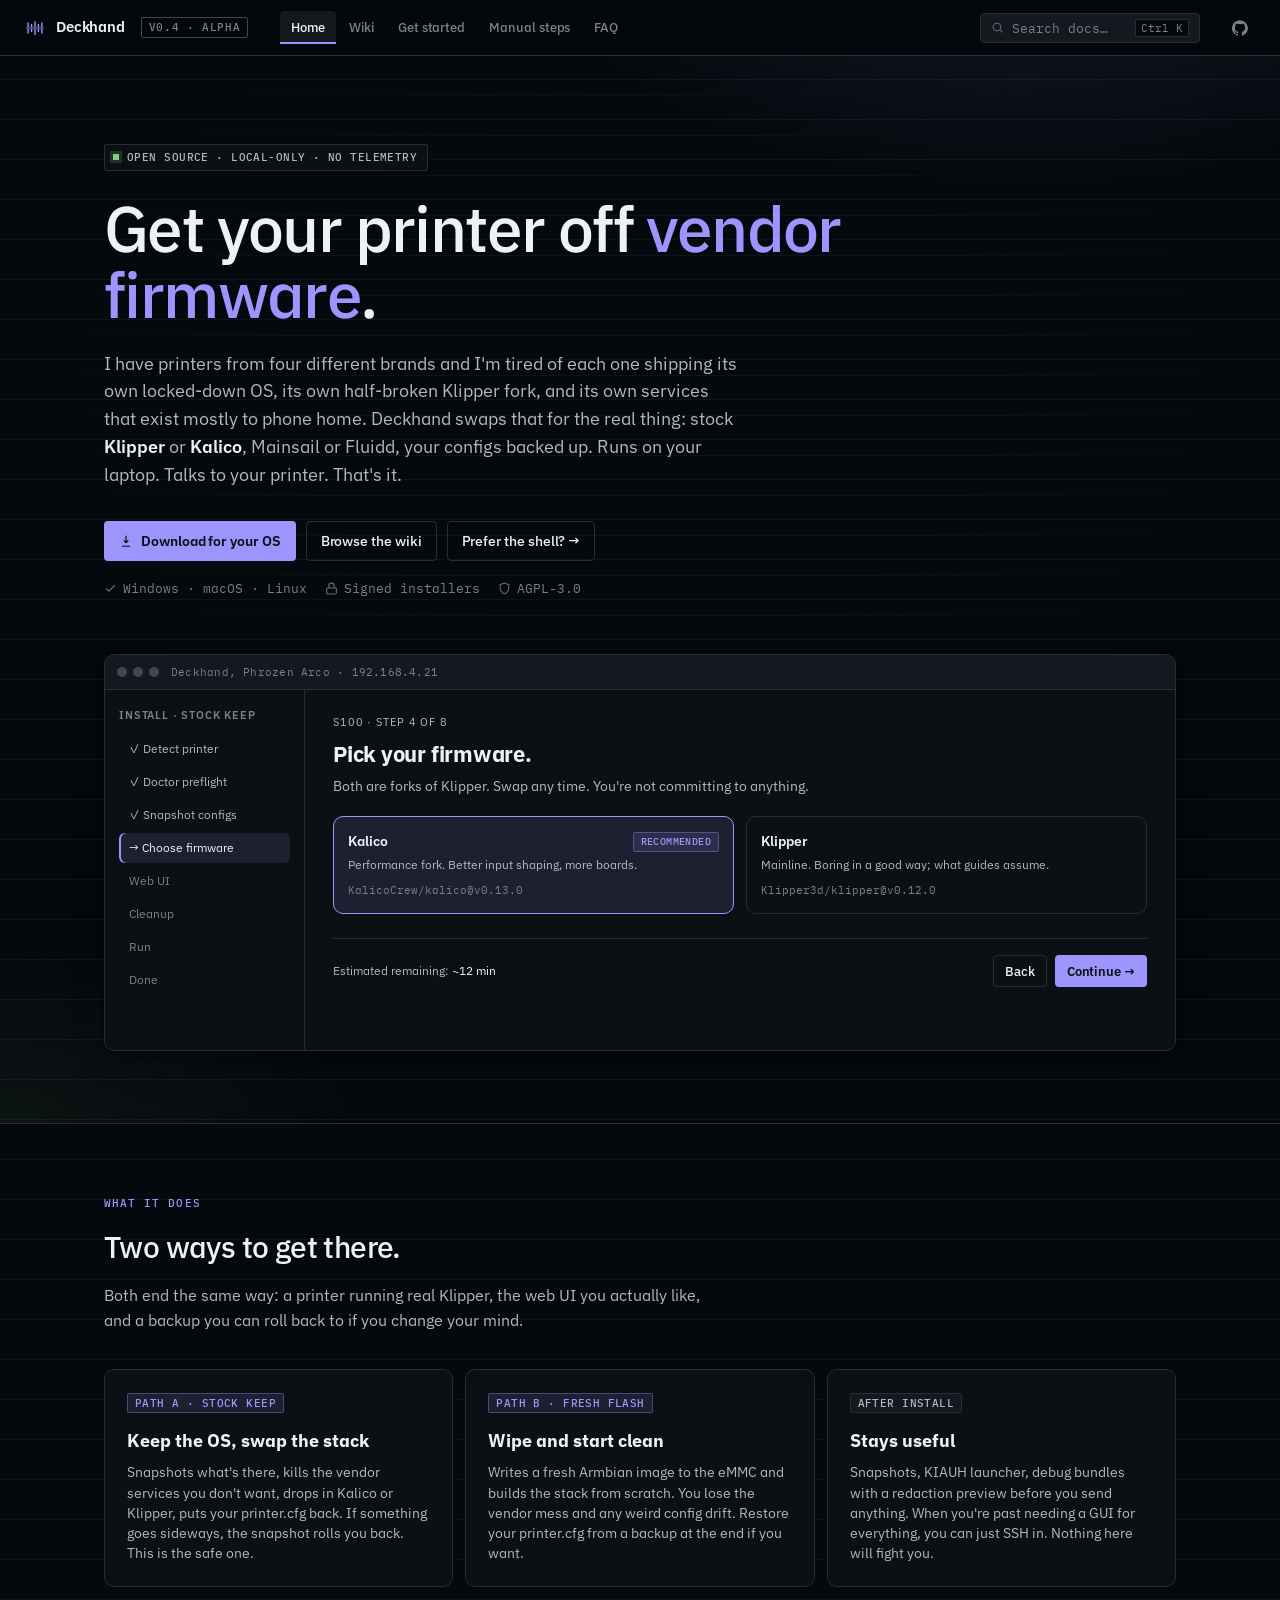
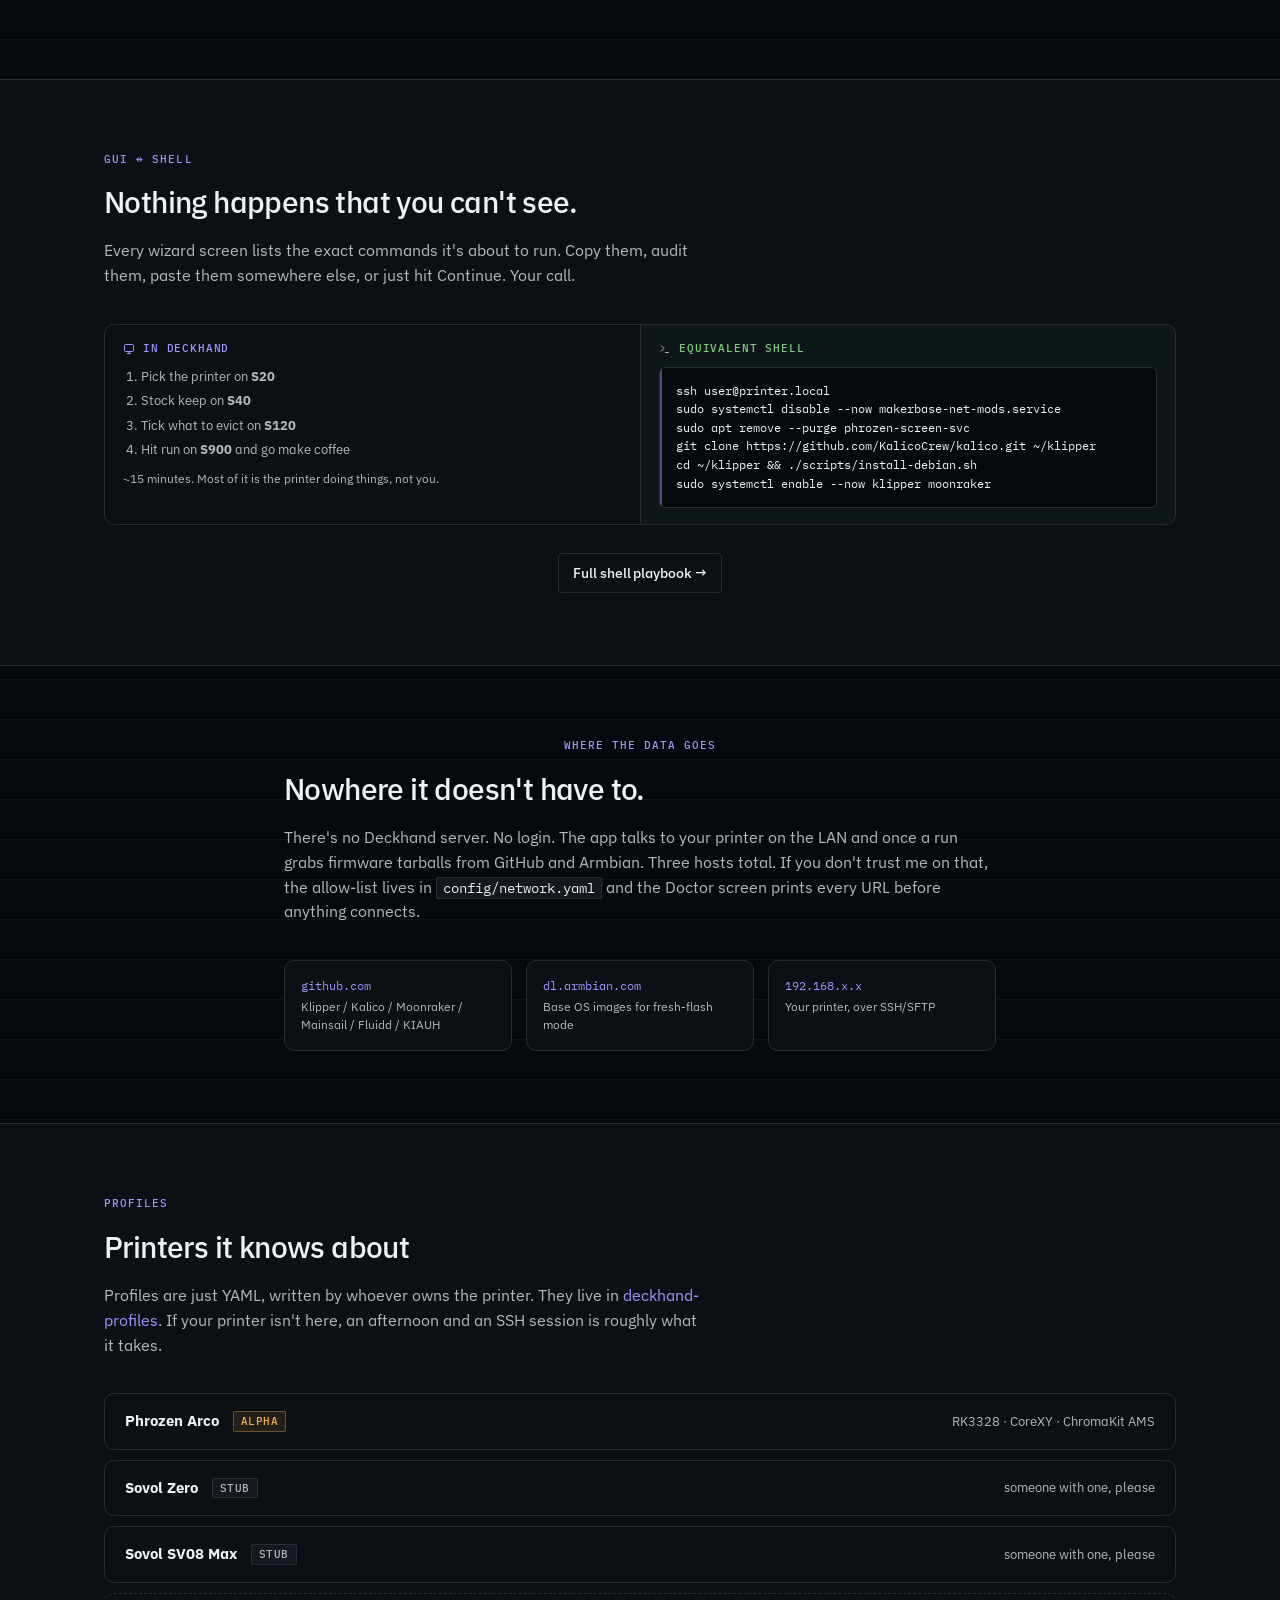
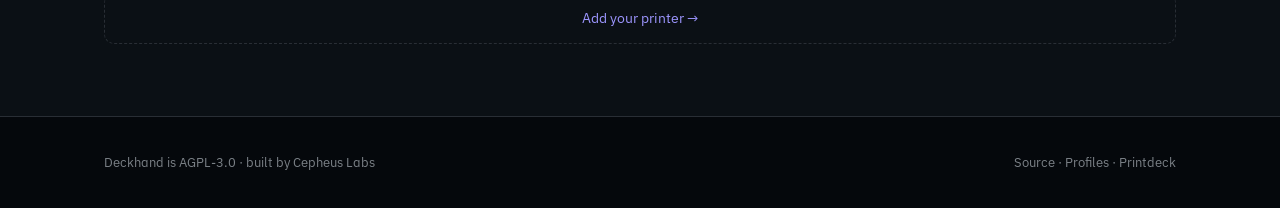
<file: site/index.html>
<!doctype html>
<html lang="en">
<head>
<meta charset="utf-8" />
<meta name="viewport" content="width=device-width, initial-scale=1" />
<title>Deckhand: get your printer off vendor firmware</title>
<meta name="description" content="A desktop app that flashes Klipper or Kalico to your 3D printer, kicks the vendor stack off, and leaves you with Mainsail or Fluidd. Free, local, no telemetry." />
<link rel="icon" type="image/svg+xml" href="favicon.svg" />
<link rel="stylesheet" href="styles.css" />
</head>
<body data-screen-label="Landing">

<!-- ==================== Top bar ==================== -->
<header class="topbar">
  <div class="topbar-inner">
    <a class="brand" href="index.html">
      <svg class="brand-mark" viewBox="0 0 32 32" aria-hidden="true"><rect x="3" y="14" width="26" height="4" fill="currentColor" opacity=".4"/><g stroke="currentColor" stroke-width="2" stroke-linecap="square" fill="none"><line x1="6" y1="9" x2="6" y2="14"/><line x1="11" y1="11" x2="11" y2="14"/><line x1="16" y1="7" x2="16" y2="14"/><line x1="21" y1="11" x2="21" y2="14"/><line x1="26" y1="9" x2="26" y2="14"/><line x1="6" y1="18" x2="6" y2="23"/><line x1="11" y1="18" x2="11" y2="21"/><line x1="16" y1="18" x2="16" y2="25"/><line x1="21" y1="18" x2="21" y2="21"/><line x1="26" y1="18" x2="26" y2="23"/></g></svg>
      Deckhand
      <span class="brand-tag">v0.4 · alpha</span>
    </a>
    <nav class="topnav">
      <a href="index.html" data-nav="index.html">Home</a>
      <a href="wiki.html" data-nav="wiki.html">Wiki</a>
      <a href="getting-started.html" data-nav="getting-started.html">Get started</a>
      <a href="manual.html" data-nav="manual.html">Manual steps</a>
      <a href="faq.html" data-nav="faq.html">FAQ</a>
    </nav>
    <div class="topbar-spacer"></div>
    <button class="topbar-search" data-search aria-label="Search docs">
      <svg viewBox="0 0 24 24" fill="none" stroke="currentColor" stroke-width="2"><circle cx="11" cy="11" r="7"/><path d="m21 21-4.3-4.3"/></svg>
      Search docs…
      <span class="kbd-shortcut">⌘K</span>
    </button>
    <a class="topbar-icon" href="https://github.com/CepheusLabs/deckhand" aria-label="GitHub">
      <svg viewBox="0 0 24 24" fill="currentColor"><path d="M12 .3a12 12 0 0 0-3.8 23.4c.6.1.8-.3.8-.6v-2.1c-3.3.7-4-1.6-4-1.6-.5-1.4-1.3-1.7-1.3-1.7-1.1-.7.1-.7.1-.7 1.2.1 1.8 1.2 1.8 1.2 1 1.8 2.8 1.3 3.5 1 .1-.8.4-1.3.8-1.6-2.7-.3-5.5-1.3-5.5-6 0-1.3.5-2.4 1.2-3.2-.1-.3-.5-1.5.1-3.2 0 0 1-.3 3.3 1.2a11.5 11.5 0 0 1 6 0c2.3-1.5 3.3-1.2 3.3-1.2.6 1.7.2 2.9.1 3.2.7.8 1.2 1.9 1.2 3.2 0 4.7-2.8 5.7-5.5 6 .4.4.8 1.1.8 2.2v3.3c0 .3.2.7.8.6A12 12 0 0 0 12 .3"/></svg>
    </a>
  </div>
</header>

<!-- ==================== Hero ==================== -->
<section class="hero">
  <div class="hero-grid"></div>
  <div class="hero-inner">
    <span class="eyebrow"><span class="dot"></span> Open source · local-only · no telemetry</span>
    <h1>
      Get your printer off <span class="accent">vendor firmware</span>.
    </h1>
    <p class="hero-sub">
      I have printers from four different brands and I'm tired of each one shipping its own locked-down OS, its own half-broken Klipper fork, and its own services that exist mostly to phone home. Deckhand swaps that for the real thing: stock <strong>Klipper</strong> or <strong>Kalico</strong>, Mainsail or Fluidd, your configs backed up. Runs on your laptop. Talks to your printer. That's it.
    </p>
    <div class="cta-row">
      <a class="btn btn-primary" href="getting-started.html">
        <svg viewBox="0 0 24 24" fill="none" stroke="currentColor" stroke-width="2"><path d="M12 3v12m0 0 4-4m-4 4-4-4M5 21h14"/></svg>
        Download for your OS
      </a>
      <a class="btn btn-ghost" href="wiki.html">Browse the wiki</a>
      <a class="btn btn-ghost" href="manual.html">Prefer the shell? →</a>
    </div>
    <div class="hero-meta">
      <span><svg viewBox="0 0 24 24" fill="none" stroke="currentColor" stroke-width="2"><path d="M20 6 9 17l-5-5"/></svg> Windows · macOS · Linux</span>
      <span><svg viewBox="0 0 24 24" fill="none" stroke="currentColor" stroke-width="2"><rect x="3" y="11" width="18" height="11" rx="2"/><path d="M7 11V7a5 5 0 0 1 10 0v4"/></svg> Signed installers</span>
      <span><svg viewBox="0 0 24 24" fill="none" stroke="currentColor" stroke-width="2"><path d="M12 22s8-4 8-12V5l-8-3-8 3v5c0 8 8 12 8 12Z"/></svg> AGPL-3.0</span>
    </div>

    <!-- Demo window -->
    <div class="hero-demo-wrap">
      <div class="demo-window">
        <div class="demo-titlebar">
          <div class="demo-tl-dots"><span></span><span></span><span></span></div>
          <div class="demo-tl-title">Deckhand, Phrozen Arco · 192.168.4.21</div>
        </div>
        <div style="display:grid;grid-template-columns:200px 1fr;min-height:360px;">
          <!-- left rail -->
          <div style="background:var(--bg-alt);border-right:1px solid var(--border);padding:18px 14px;font-size:12px;">
            <div style="font-size:10.5px;text-transform:uppercase;letter-spacing:.08em;color:var(--text-dim);font-weight:600;margin:0 0 10px;">Install · Stock keep</div>
            <div style="display:grid;gap:3px;">
              <div style="padding:6px 10px;border-radius:6px;color:var(--text-muted);">✓ Detect printer</div>
              <div style="padding:6px 10px;border-radius:6px;color:var(--text-muted);">✓ Doctor preflight</div>
              <div style="padding:6px 10px;border-radius:6px;color:var(--text-muted);">✓ Snapshot configs</div>
              <div style="padding:6px 10px;border-radius:6px;background:var(--accent-soft);color:var(--text);box-shadow:inset 2px 0 0 var(--accent);">→ Choose firmware</div>
              <div style="padding:6px 10px;border-radius:6px;color:var(--text-dim);">Web UI</div>
              <div style="padding:6px 10px;border-radius:6px;color:var(--text-dim);">Cleanup</div>
              <div style="padding:6px 10px;border-radius:6px;color:var(--text-dim);">Run</div>
              <div style="padding:6px 10px;border-radius:6px;color:var(--text-dim);">Done</div>
            </div>
          </div>
          <!-- right body -->
          <div style="padding:24px 28px;">
            <div style="font-size:11px;text-transform:uppercase;letter-spacing:.08em;color:var(--text-muted);">S100 · Step 4 of 8</div>
            <h3 style="font-size:22px;margin:6px 0 6px;letter-spacing:-.01em;">Pick your firmware.</h3>
            <p style="color:var(--text-muted);margin:0 0 20px;font-size:13.5px;">Both are forks of Klipper. Swap any time. You're not committing to anything.</p>
            <div style="display:grid;grid-template-columns:1fr 1fr;gap:12px;">
              <div style="border:1px solid var(--accent);background:var(--accent-soft);border-radius:10px;padding:14px;">
                <div style="display:flex;align-items:center;justify-content:space-between;">
                  <div style="font-weight:600;">Kalico</div>
                  <span class="tag tag--accent" style="font-size:10px;">Recommended</span>
                </div>
                <div style="font-size:12px;color:var(--text-muted);margin-top:4px;">Performance fork. Better input shaping, more boards.</div>
                <div style="font-size:11px;color:var(--text-dim);margin-top:8px;font-family:var(--font-mono);">KalicoCrew/kalico@v0.13.0</div>
              </div>
              <div style="border:1px solid var(--border);background:var(--card);border-radius:10px;padding:14px;">
                <div style="font-weight:600;">Klipper</div>
                <div style="font-size:12px;color:var(--text-muted);margin-top:4px;">Mainline. Boring in a good way; what guides assume.</div>
                <div style="font-size:11px;color:var(--text-dim);margin-top:8px;font-family:var(--font-mono);">Klipper3d/klipper@v0.12.0</div>
              </div>
            </div>
            <div style="display:flex;justify-content:space-between;align-items:center;margin-top:24px;padding-top:16px;border-top:1px solid var(--border);">
              <span style="font-size:12px;color:var(--text-muted);">Estimated remaining: <span style="color:var(--text);">~12 min</span></span>
              <div style="display:flex;gap:8px;">
                <button class="btn btn-ghost btn-sm">Back</button>
                <button class="btn btn-primary btn-sm">Continue →</button>
              </div>
            </div>
          </div>
        </div>
      </div>
    </div>
  </div>
</section>

<!-- ==================== What it does ==================== -->
<section class="section">
  <div class="container">
    <div class="section-eyebrow">What it does</div>
    <h2>Two ways to get there.</h2>
    <p class="section-lede">Both end the same way: a printer running real Klipper, the web UI you actually like, and a backup you can roll back to if you change your mind.</p>

    <div class="card-grid">
      <div class="card">
        <span class="tag tag--accent">Path A · Stock keep</span>
        <h3 style="margin:14px 0 8px;font-size:18px;">Keep the OS, swap the stack</h3>
        <p style="color:var(--text-muted);margin:0;font-size:13.5px;">Snapshots what's there, kills the vendor services you don't want, drops in Kalico or Klipper, puts your printer.cfg back. If something goes sideways, the snapshot rolls you back. This is the safe one.</p>
      </div>
      <div class="card">
        <span class="tag tag--accent">Path B · Fresh flash</span>
        <h3 style="margin:14px 0 8px;font-size:18px;">Wipe and start clean</h3>
        <p style="color:var(--text-muted);margin:0;font-size:13.5px;">Writes a fresh Armbian image to the eMMC and builds the stack from scratch. You lose the vendor mess and any weird config drift. Restore your printer.cfg from a backup at the end if you want.</p>
      </div>
      <div class="card">
        <span class="tag">After install</span>
        <h3 style="margin:14px 0 8px;font-size:18px;">Stays useful</h3>
        <p style="color:var(--text-muted);margin:0;font-size:13.5px;">Snapshots, KIAUH launcher, debug bundles with a redaction preview before you send anything. When you're past needing a GUI for everything, you can just SSH in. Nothing here will fight you.</p>
      </div>
    </div>
  </div>
</section>

<!-- ==================== GUI vs Manual ==================== -->
<section class="section alt">
  <div class="container">
    <div class="section-eyebrow">GUI ↔ shell</div>
    <h2>Nothing happens that you can't see.</h2>
    <p class="section-lede">Every wizard screen lists the exact commands it's about to run. Copy them, audit them, paste them somewhere else, or just hit Continue. Your call.</p>

    <div class="parallel">
      <div class="parallel--gui">
        <div class="parallel-head">
          <svg viewBox="0 0 24 24" fill="none" stroke="currentColor" stroke-width="2"><rect x="3" y="3" width="18" height="14" rx="2"/><path d="M8 21h8M12 17v4"/></svg>
          In Deckhand
        </div>
        <ol>
          <li>Pick the printer on <strong>S20</strong></li>
          <li>Stock keep on <strong>S40</strong></li>
          <li>Tick what to evict on <strong>S120</strong></li>
          <li>Hit run on <strong>S900</strong> and go make coffee</li>
        </ol>
        <div style="font-size:12px;color:var(--text-muted);margin-top:10px;">~15 minutes. Most of it is the printer doing things, not you.</div>
      </div>
      <div class="parallel--manual">
        <div class="parallel-head">
          <svg viewBox="0 0 24 24" fill="none" stroke="currentColor" stroke-width="2"><path d="m4 17 6-6-6-6m8 14h8"/></svg>
          Equivalent shell
        </div>
<pre><code>ssh user@printer.local
sudo systemctl disable --now makerbase-net-mods.service
sudo apt remove --purge phrozen-screen-svc
git clone https://github.com/KalicoCrew/kalico.git ~/klipper
cd ~/klipper && ./scripts/install-debian.sh
sudo systemctl enable --now klipper moonraker</code></pre>
      </div>
    </div>

    <div style="text-align:center;margin-top:24px;">
      <a class="btn btn-ghost" href="manual.html">Full shell playbook →</a>
    </div>
  </div>
</section>

<!-- ==================== Privacy ==================== -->
<section class="section">
  <div class="container" style="max-width:760px;text-align:center;">
    <div class="section-eyebrow">Where the data goes</div>
    <h2 style="text-align:left;">Nowhere it doesn't have to.</h2>
    <p class="section-lede" style="text-align:left;max-width:none;">There's no Deckhand server. No login. The app talks to your printer on the LAN and once a run grabs firmware tarballs from GitHub and Armbian. Three hosts total. If you don't trust me on that, the allow-list lives in <code>config/network.yaml</code> and the Doctor screen prints every URL before anything connects.</p>

    <div style="display:grid;grid-template-columns:repeat(auto-fit,minmax(180px,1fr));gap:14px;margin-top:24px;text-align:left;">
      <div class="card" style="padding:16px;">
        <div style="font-family:var(--font-mono);font-size:12px;color:var(--accent);">github.com</div>
        <div style="font-size:12px;color:var(--text-muted);margin-top:3px;">Klipper / Kalico / Moonraker / Mainsail / Fluidd / KIAUH</div>
      </div>
      <div class="card" style="padding:16px;">
        <div style="font-family:var(--font-mono);font-size:12px;color:var(--accent);">dl.armbian.com</div>
        <div style="font-size:12px;color:var(--text-muted);margin-top:3px;">Base OS images for fresh-flash mode</div>
      </div>
      <div class="card" style="padding:16px;">
        <div style="font-family:var(--font-mono);font-size:12px;color:var(--accent);">192.168.x.x</div>
        <div style="font-size:12px;color:var(--text-muted);margin-top:3px;">Your printer, over SSH/SFTP</div>
      </div>
    </div>
  </div>
</section>

<!-- ==================== Supported printers ==================== -->
<section class="section alt" id="printers">
  <div class="container">
    <div class="section-eyebrow">Profiles</div>
    <h2>Printers it knows about</h2>
    <p class="section-lede">Profiles are just YAML, written by whoever owns the printer. They live in <a href="https://github.com/CepheusLabs/deckhand-profiles">deckhand-profiles</a>. If your printer isn't here, an afternoon and an SSH session is roughly what it takes.</p>
    <div style="display:grid;gap:10px;">
      <div class="card" style="display:flex;align-items:center;gap:14px;padding:16px 20px;">
        <strong style="font-size:15px;">Phrozen Arco</strong>
        <span class="tag tag--amber">alpha</span>
        <span style="margin-left:auto;color:var(--text-muted);font-size:13px;">RK3328 · CoreXY · ChromaKit AMS</span>
      </div>
      <div class="card" style="display:flex;align-items:center;gap:14px;padding:16px 20px;">
        <strong style="font-size:15px;">Sovol Zero</strong>
        <span class="tag">stub</span>
        <span style="margin-left:auto;color:var(--text-muted);font-size:13px;">someone with one, please</span>
      </div>
      <div class="card" style="display:flex;align-items:center;gap:14px;padding:16px 20px;">
        <strong style="font-size:15px;">Sovol SV08 Max</strong>
        <span class="tag">stub</span>
        <span style="margin-left:auto;color:var(--text-muted);font-size:13px;">someone with one, please</span>
      </div>
      <div class="card" style="border-style:dashed;background:transparent;display:flex;justify-content:center;padding:14px;">
        <a href="https://github.com/CepheusLabs/deckhand-profiles/blob/main/AUTHORING.md">Add your printer →</a>
      </div>
    </div>
  </div>
</section>

<!-- ==================== Footer ==================== -->
<footer class="footer">
  <div class="container footer-inner">
    <div>Deckhand is <a href="https://github.com/CepheusLabs/deckhand/blob/main/LICENSE">AGPL-3.0</a> · built by <a href="https://cepheuslabs.com">Cepheus Labs</a></div>
    <div>
      <a href="https://github.com/CepheusLabs/deckhand">Source</a> ·
      <a href="https://github.com/CepheusLabs/deckhand-profiles">Profiles</a> ·
      <a href="https://printdeck.io">Printdeck</a>
    </div>
  </div>
</footer>

<!-- Search modal -->
<div class="search-modal" id="search-modal">
  <div class="search-panel">
    <div class="search-input">
      <svg viewBox="0 0 24 24" fill="none" stroke="currentColor" stroke-width="2"><circle cx="11" cy="11" r="7"/><path d="m21 21-4.3-4.3"/></svg>
      <input placeholder="Search the wiki…" />
    </div>
    <div class="search-results">
      <div class="search-result is-selected">Getting started · Install <span class="sr-where">getting-started.html</span></div>
      <div class="search-result">Manual playbook · Stock keep <span class="sr-where">manual.html#stock-keep</span></div>
      <div class="search-result">🛠 CLI reference · deckhand doctor <span class="sr-where">cli.html#doctor</span></div>
      <div class="search-result">🔧 FAQ · "It can't find my printer" <span class="sr-where">faq.html#discovery</span></div>
      <div class="search-result">📡 IPC · disks.list <span class="sr-where">cli.html#disks-list</span></div>
    </div>
    <div class="search-foot">
      <span><kbd>↑</kbd><kbd>↓</kbd> navigate</span>
      <span><kbd>↵</kbd> open</span>
      <span><kbd>esc</kbd> close</span>
    </div>
  </div>
</div>

<script src="app.js"></script>

</body>
</html>
</file>
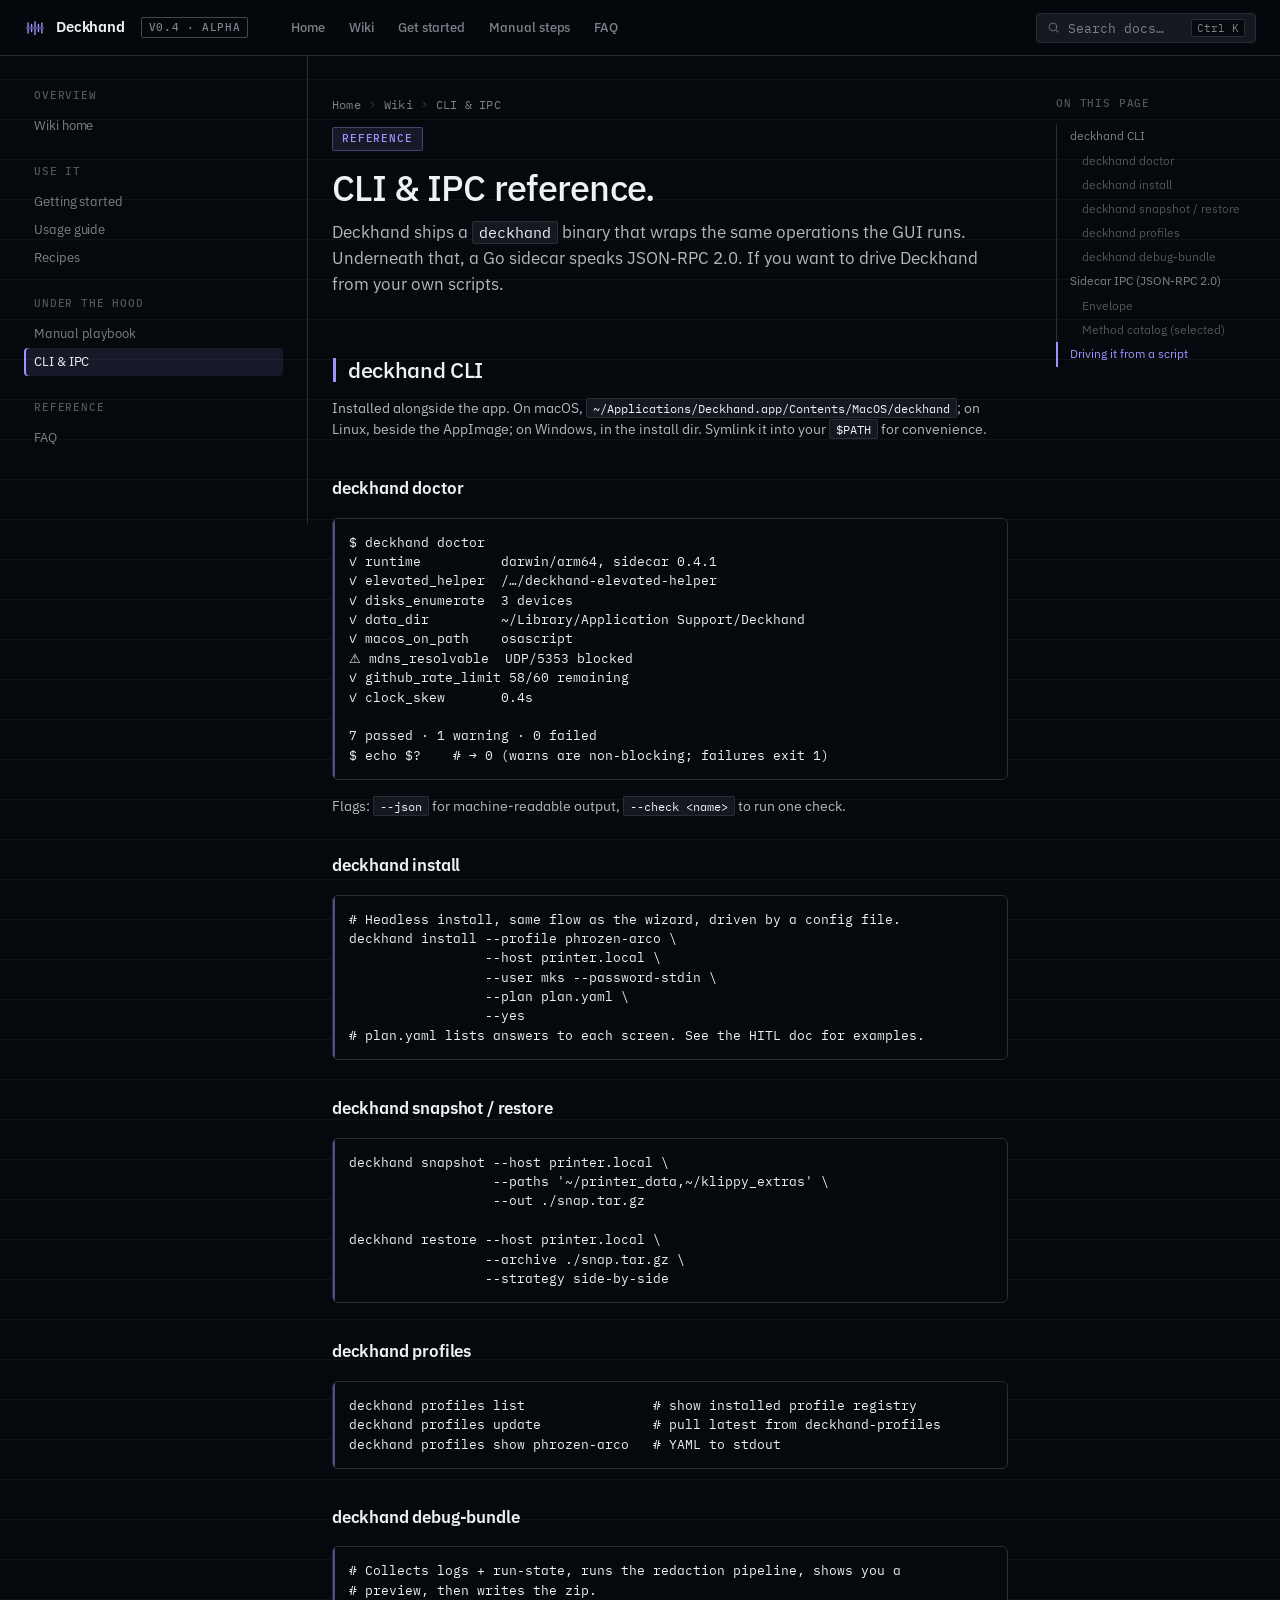
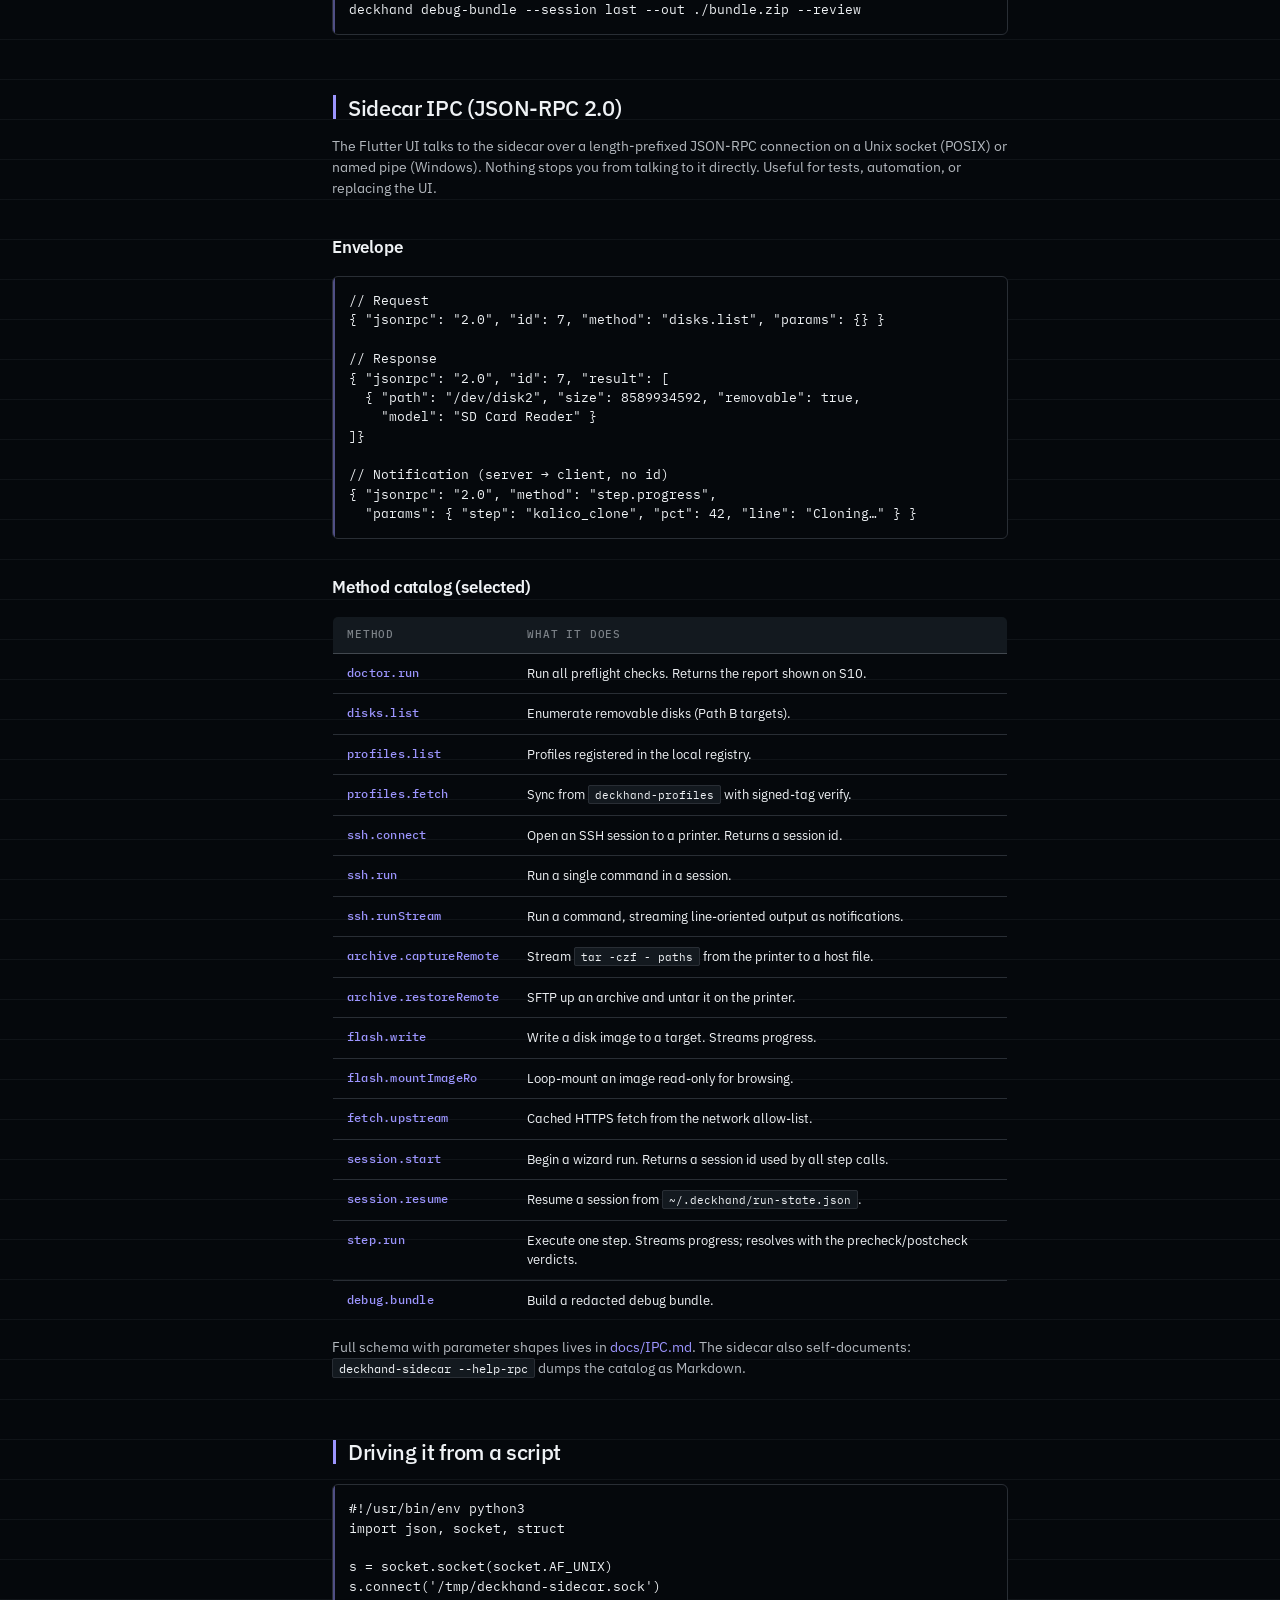
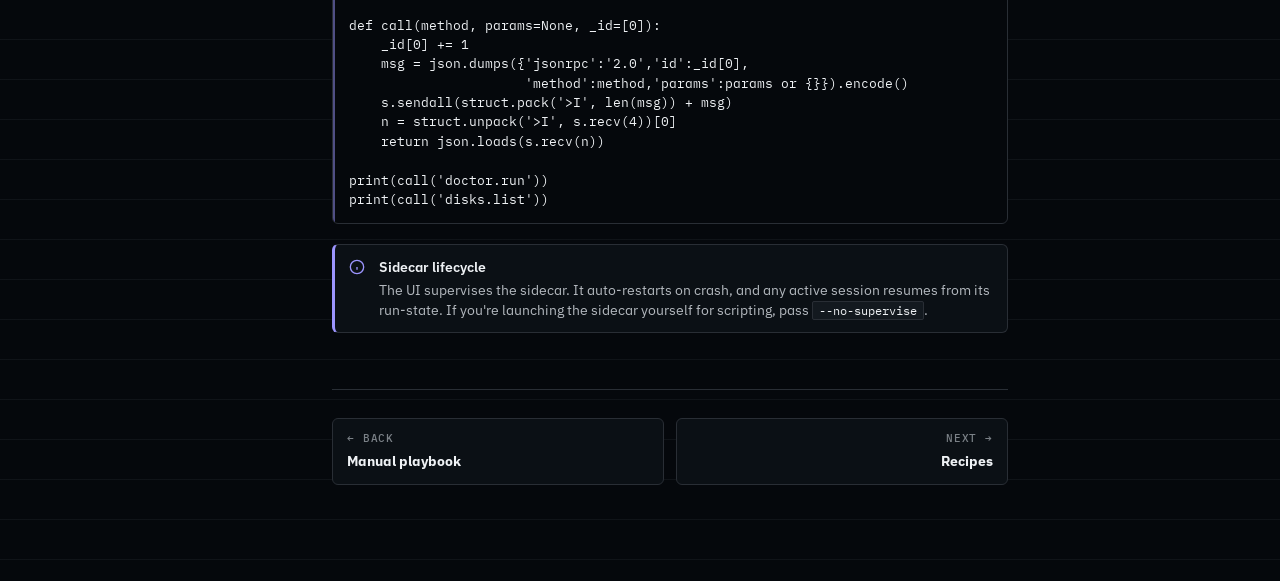
<file: site/cli.html>
<!doctype html>
<html lang="en">
<head>
<meta charset="utf-8" />
<meta name="viewport" content="width=device-width, initial-scale=1" />
<title>CLI &amp; IPC: Deckhand</title>
<link rel="icon" type="image/svg+xml" href="favicon.svg" />
<link rel="stylesheet" href="styles.css" />
</head>
<body data-screen-label="CLI Reference">

<header class="topbar">
  <div class="topbar-inner">
    <a class="brand" href="index.html"><svg class="brand-mark" viewBox="0 0 32 32" aria-hidden="true"><rect x="3" y="14" width="26" height="4" fill="currentColor" opacity=".4"/><g stroke="currentColor" stroke-width="2" stroke-linecap="square" fill="none"><line x1="6" y1="9" x2="6" y2="14"/><line x1="11" y1="11" x2="11" y2="14"/><line x1="16" y1="7" x2="16" y2="14"/><line x1="21" y1="11" x2="21" y2="14"/><line x1="26" y1="9" x2="26" y2="14"/><line x1="6" y1="18" x2="6" y2="23"/><line x1="11" y1="18" x2="11" y2="21"/><line x1="16" y1="18" x2="16" y2="25"/><line x1="21" y1="18" x2="21" y2="21"/><line x1="26" y1="18" x2="26" y2="23"/></g></svg> Deckhand <span class="brand-tag">v0.4 · alpha</span></a>
    <nav class="topnav">
      <a href="index.html" data-nav="index.html">Home</a>
      <a href="wiki.html" data-nav="wiki.html">Wiki</a>
      <a href="getting-started.html" data-nav="getting-started.html">Get started</a>
      <a href="manual.html" data-nav="manual.html">Manual steps</a>
      <a href="faq.html" data-nav="faq.html">FAQ</a>
    </nav>
    <div class="topbar-spacer"></div>
    <button class="topbar-search" data-search><svg viewBox="0 0 24 24" fill="none" stroke="currentColor" stroke-width="2"><circle cx="11" cy="11" r="7"/><path d="m21 21-4.3-4.3"/></svg> Search docs… <span class="kbd-shortcut">⌘K</span></button>
  </div>
</header>

<div class="wiki-shell">
  <aside class="sidebar">
    <div class="sidebar-section"><div class="sidebar-section-title">Overview</div><a href="wiki.html" data-page="wiki.html">Wiki home</a></div>
    <div class="sidebar-section"><div class="sidebar-section-title">Use it</div><a href="getting-started.html" data-page="getting-started.html">Getting started</a><a href="usage.html" data-page="usage.html">Usage guide</a><a href="examples.html" data-page="examples.html">Recipes</a></div>
    <div class="sidebar-section"><div class="sidebar-section-title">Under the hood</div><a href="manual.html" data-page="manual.html">Manual playbook</a><a href="cli.html" data-page="cli.html">CLI &amp; IPC</a></div>
    <div class="sidebar-section"><div class="sidebar-section-title">Reference</div><a href="faq.html" data-page="faq.html">FAQ</a></div>
  </aside>

  <main class="wiki-content">
    <div class="crumbs"><a href="index.html">Home</a><svg viewBox="0 0 24 24" fill="none" stroke="currentColor" stroke-width="2"><path d="m9 18 6-6-6-6"/></svg><a href="wiki.html">Wiki</a><svg viewBox="0 0 24 24" fill="none" stroke="currentColor" stroke-width="2"><path d="m9 18 6-6-6-6"/></svg><span>CLI &amp; IPC</span></div>

    <span class="lede-pill">Reference</span>
    <h1 class="page-h">CLI &amp; IPC reference.</h1>
    <p class="page-lede">Deckhand ships a <code>deckhand</code> binary that wraps the same operations the GUI runs. Underneath that, a Go sidecar speaks JSON-RPC 2.0. If you want to drive Deckhand from your own scripts.</p>

    <h2 id="cli">deckhand CLI</h2>
    <p>Installed alongside the app. On macOS, <code>~/Applications/Deckhand.app/Contents/MacOS/deckhand</code>; on Linux, beside the AppImage; on Windows, in the install dir. Symlink it into your <code>$PATH</code> for convenience.</p>

    <h3 id="doctor">deckhand doctor</h3>
<pre><code>$ deckhand doctor
✓ runtime          darwin/arm64, sidecar 0.4.1
✓ elevated_helper  /…/deckhand-elevated-helper
✓ disks_enumerate  3 devices
✓ data_dir         ~/Library/Application Support/Deckhand
✓ macos_on_path    osascript
⚠ mdns_resolvable  UDP/5353 blocked
✓ github_rate_limit 58/60 remaining
✓ clock_skew       0.4s

7 passed · 1 warning · 0 failed
$ echo $?    # → 0 (warns are non-blocking; failures exit 1)</code></pre>
    <p>Flags: <code>--json</code> for machine-readable output, <code>--check &lt;name&gt;</code> to run one check.</p>

    <h3 id="install">deckhand install</h3>
<pre><code># Headless install, same flow as the wizard, driven by a config file.
deckhand install --profile phrozen-arco \
                 --host printer.local \
                 --user mks --password-stdin \
                 --plan plan.yaml \
                 --yes
# plan.yaml lists answers to each screen. See the HITL doc for examples.</code></pre>

    <h3 id="snapshot-cli">deckhand snapshot / restore</h3>
<pre><code>deckhand snapshot --host printer.local \
                  --paths '~/printer_data,~/klippy_extras' \
                  --out ./snap.tar.gz

deckhand restore --host printer.local \
                 --archive ./snap.tar.gz \
                 --strategy side-by-side</code></pre>

    <h3 id="profiles-cli">deckhand profiles</h3>
<pre><code>deckhand profiles list                # show installed profile registry
deckhand profiles update              # pull latest from deckhand-profiles
deckhand profiles show phrozen-arco   # YAML to stdout</code></pre>

    <h3 id="debug">deckhand debug-bundle</h3>
<pre><code># Collects logs + run-state, runs the redaction pipeline, shows you a
# preview, then writes the zip.
deckhand debug-bundle --session last --out ./bundle.zip --review</code></pre>

    <h2 id="ipc">Sidecar IPC (JSON-RPC 2.0)</h2>
    <p>The Flutter UI talks to the sidecar over a length-prefixed JSON-RPC connection on a Unix socket (POSIX) or named pipe (Windows). Nothing stops you from talking to it directly. Useful for tests, automation, or replacing the UI.</p>

    <h3 id="envelope">Envelope</h3>
<pre><code>// Request
{ "jsonrpc": "2.0", "id": 7, "method": "disks.list", "params": {} }

// Response
{ "jsonrpc": "2.0", "id": 7, "result": [
  { "path": "/dev/disk2", "size": 8589934592, "removable": true,
    "model": "SD Card Reader" }
]}

// Notification (server → client, no id)
{ "jsonrpc": "2.0", "method": "step.progress",
  "params": { "step": "kalico_clone", "pct": 42, "line": "Cloning…" } }</code></pre>

    <h3 id="methods">Method catalog (selected)</h3>
    <table class="steps-table">
      <thead><tr><th>Method</th><th>What it does</th></tr></thead>
      <tbody>
        <tr><td>doctor.run</td><td>Run all preflight checks. Returns the report shown on S10.</td></tr>
        <tr><td>disks.list</td><td>Enumerate removable disks (Path B targets).</td></tr>
        <tr><td>profiles.list</td><td>Profiles registered in the local registry.</td></tr>
        <tr><td>profiles.fetch</td><td>Sync from <code>deckhand-profiles</code> with signed-tag verify.</td></tr>
        <tr><td>ssh.connect</td><td>Open an SSH session to a printer. Returns a session id.</td></tr>
        <tr><td>ssh.run</td><td>Run a single command in a session.</td></tr>
        <tr><td>ssh.runStream</td><td>Run a command, streaming line-oriented output as notifications.</td></tr>
        <tr><td>archive.captureRemote</td><td>Stream <code>tar -czf - paths</code> from the printer to a host file.</td></tr>
        <tr><td>archive.restoreRemote</td><td>SFTP up an archive and untar it on the printer.</td></tr>
        <tr><td>flash.write</td><td>Write a disk image to a target. Streams progress.</td></tr>
        <tr><td>flash.mountImageRo</td><td>Loop-mount an image read-only for browsing.</td></tr>
        <tr><td>fetch.upstream</td><td>Cached HTTPS fetch from the network allow-list.</td></tr>
        <tr><td>session.start</td><td>Begin a wizard run. Returns a session id used by all step calls.</td></tr>
        <tr><td>session.resume</td><td>Resume a session from <code>~/.deckhand/run-state.json</code>.</td></tr>
        <tr><td>step.run</td><td>Execute one step. Streams progress; resolves with the precheck/postcheck verdicts.</td></tr>
        <tr><td>debug.bundle</td><td>Build a redacted debug bundle.</td></tr>
      </tbody>
    </table>

    <p>Full schema with parameter shapes lives in <a href="https://github.com/CepheusLabs/deckhand/blob/main/docs/IPC.md">docs/IPC.md</a>. The sidecar also self-documents: <code>deckhand-sidecar --help-rpc</code> dumps the catalog as Markdown.</p>

    <h2 id="example">Driving it from a script</h2>
<pre><code>#!/usr/bin/env python3
import json, socket, struct

s = socket.socket(socket.AF_UNIX)
s.connect('/tmp/deckhand-sidecar.sock')

def call(method, params=None, _id=[0]):
    _id[0] += 1
    msg = json.dumps({'jsonrpc':'2.0','id':_id[0],
                      'method':method,'params':params or {}}).encode()
    s.sendall(struct.pack('>I', len(msg)) + msg)
    n = struct.unpack('>I', s.recv(4))[0]
    return json.loads(s.recv(n))

print(call('doctor.run'))
print(call('disks.list'))</code></pre>

    <div class="callout">
      <svg viewBox="0 0 24 24" fill="none" stroke="currentColor" stroke-width="2"><circle cx="12" cy="12" r="10"/><path d="M12 16v-4M12 8h.01"/></svg>
      <div>
        <div class="callout-title">Sidecar lifecycle</div>
        <p>The UI supervises the sidecar. It auto-restarts on crash, and any active session resumes from its run-state. If you're launching the sidecar yourself for scripting, pass <code>--no-supervise</code>.</p>
      </div>
    </div>

    <div class="pager">
      <a href="manual.html"><span>← Back</span><strong>Manual playbook</strong></a>
      <a class="next" href="examples.html"><span>Next →</span><strong>Recipes</strong></a>
    </div>
  </main>

  <aside class="toc"><h4>On this page</h4><ul></ul></aside>
</div>

<div class="search-modal" id="search-modal"><div class="search-panel"><div class="search-input"><svg viewBox="0 0 24 24" fill="none" stroke="currentColor" stroke-width="2"><circle cx="11" cy="11" r="7"/><path d="m21 21-4.3-4.3"/></svg><input placeholder="Search…" /></div><div class="search-results"></div><div class="search-foot"><span><kbd>esc</kbd> close</span></div></div></div>

<script src="app.js"></script>

</body>
</html>
</file>
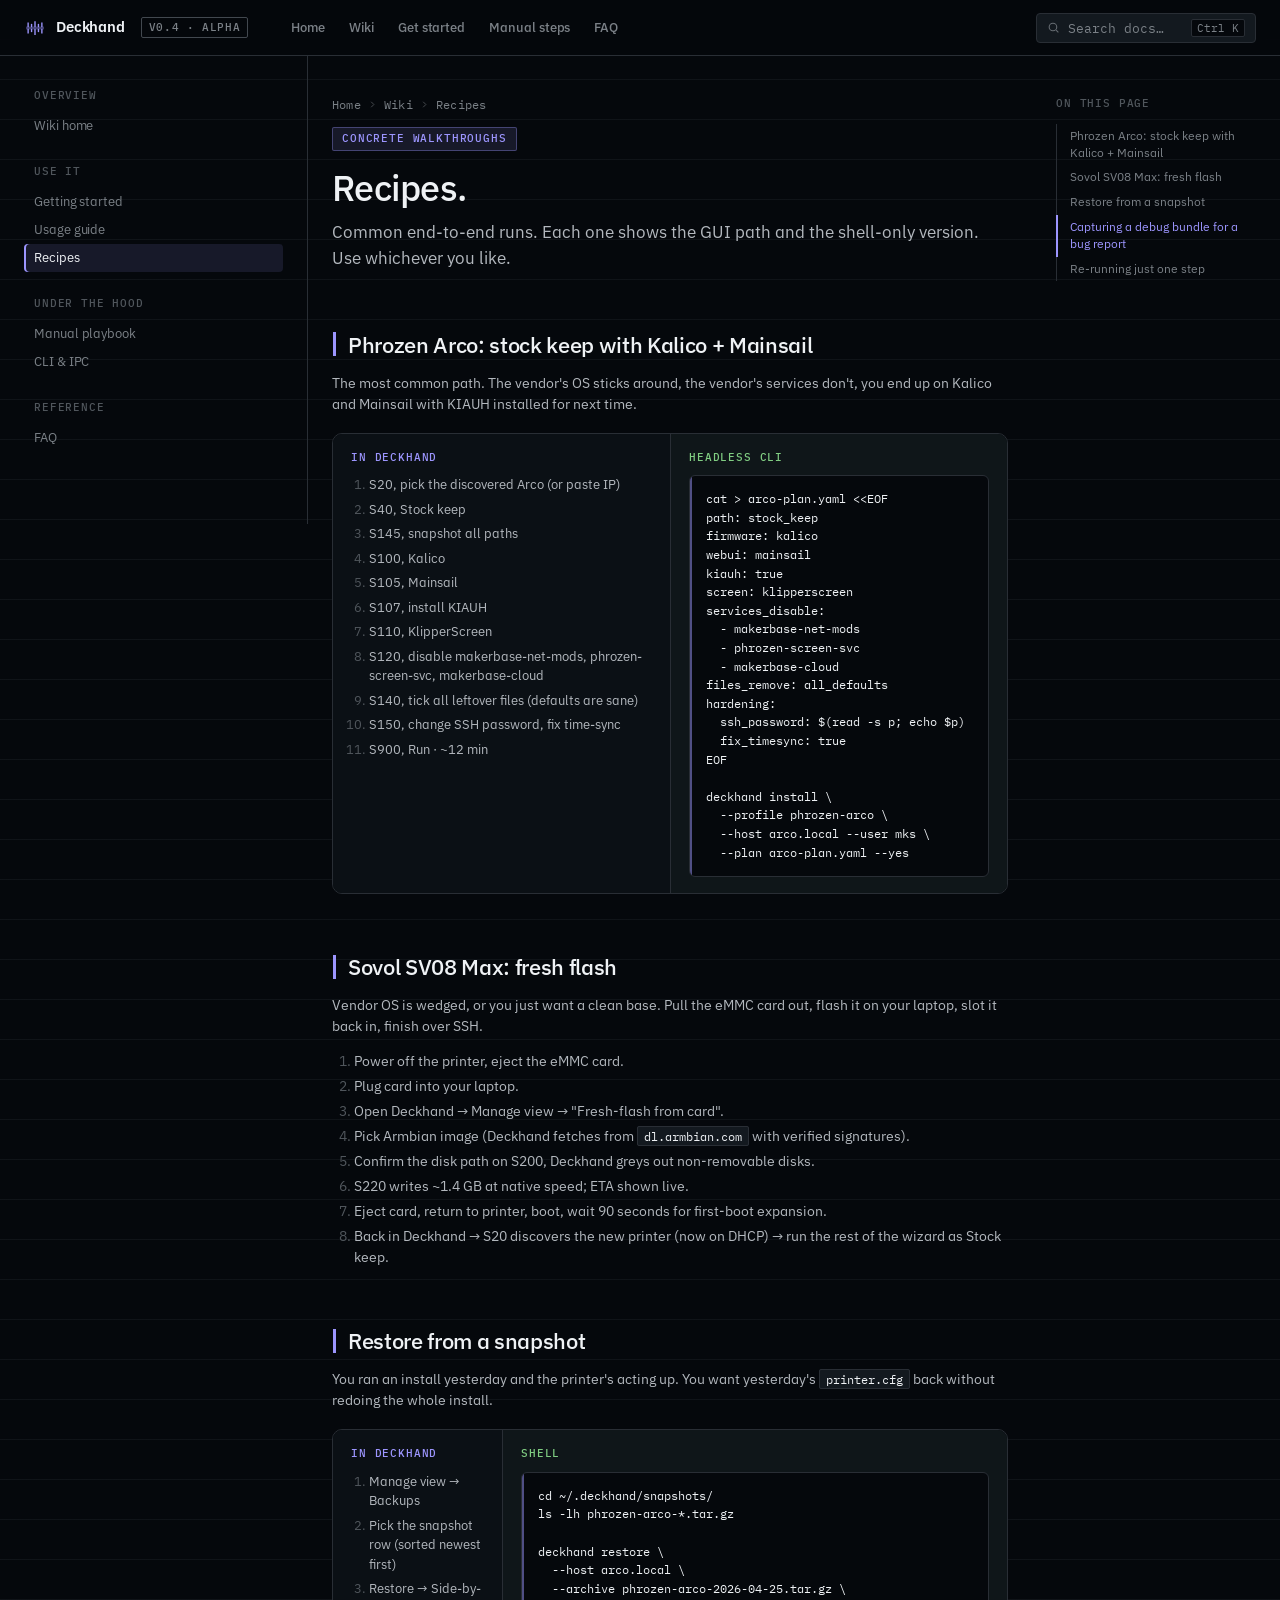
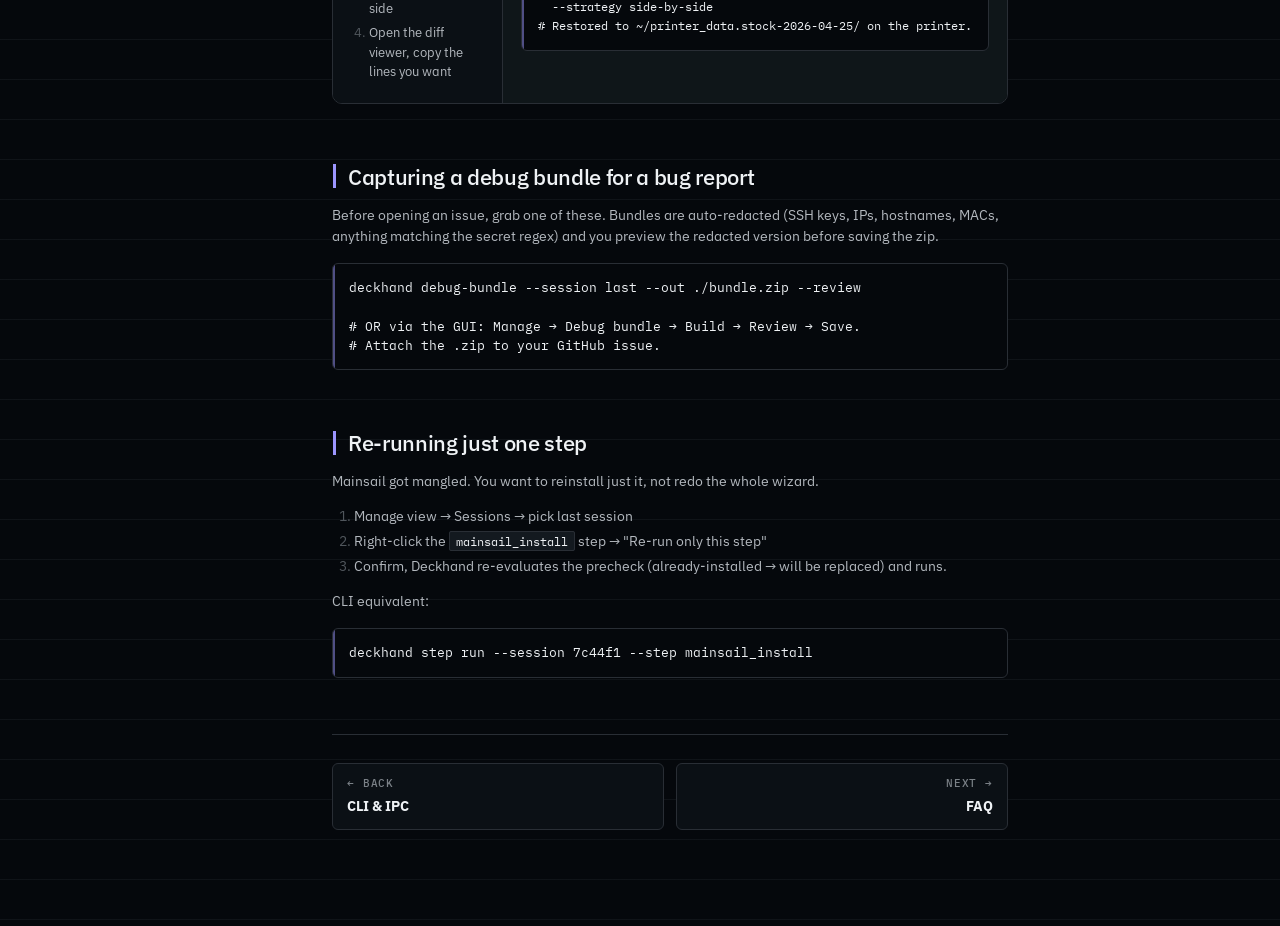
<file: site/examples.html>
<!doctype html>
<html lang="en">
<head>
<meta charset="utf-8" />
<meta name="viewport" content="width=device-width, initial-scale=1" />
<title>Recipes: Deckhand</title>
<link rel="icon" type="image/svg+xml" href="favicon.svg" />
<link rel="stylesheet" href="styles.css" />
</head>
<body data-screen-label="Recipes">

<header class="topbar">
  <div class="topbar-inner">
    <a class="brand" href="index.html"><svg class="brand-mark" viewBox="0 0 32 32" aria-hidden="true"><rect x="3" y="14" width="26" height="4" fill="currentColor" opacity=".4"/><g stroke="currentColor" stroke-width="2" stroke-linecap="square" fill="none"><line x1="6" y1="9" x2="6" y2="14"/><line x1="11" y1="11" x2="11" y2="14"/><line x1="16" y1="7" x2="16" y2="14"/><line x1="21" y1="11" x2="21" y2="14"/><line x1="26" y1="9" x2="26" y2="14"/><line x1="6" y1="18" x2="6" y2="23"/><line x1="11" y1="18" x2="11" y2="21"/><line x1="16" y1="18" x2="16" y2="25"/><line x1="21" y1="18" x2="21" y2="21"/><line x1="26" y1="18" x2="26" y2="23"/></g></svg> Deckhand <span class="brand-tag">v0.4 · alpha</span></a>
    <nav class="topnav">
      <a href="index.html" data-nav="index.html">Home</a>
      <a href="wiki.html" data-nav="wiki.html">Wiki</a>
      <a href="getting-started.html" data-nav="getting-started.html">Get started</a>
      <a href="manual.html" data-nav="manual.html">Manual steps</a>
      <a href="faq.html" data-nav="faq.html">FAQ</a>
    </nav>
    <div class="topbar-spacer"></div>
    <button class="topbar-search" data-search><svg viewBox="0 0 24 24" fill="none" stroke="currentColor" stroke-width="2"><circle cx="11" cy="11" r="7"/><path d="m21 21-4.3-4.3"/></svg> Search docs… <span class="kbd-shortcut">⌘K</span></button>
  </div>
</header>

<div class="wiki-shell">
  <aside class="sidebar">
    <div class="sidebar-section"><div class="sidebar-section-title">Overview</div><a href="wiki.html" data-page="wiki.html">Wiki home</a></div>
    <div class="sidebar-section"><div class="sidebar-section-title">Use it</div><a href="getting-started.html" data-page="getting-started.html">Getting started</a><a href="usage.html" data-page="usage.html">Usage guide</a><a href="examples.html" data-page="examples.html">Recipes</a></div>
    <div class="sidebar-section"><div class="sidebar-section-title">Under the hood</div><a href="manual.html" data-page="manual.html">Manual playbook</a><a href="cli.html" data-page="cli.html">CLI &amp; IPC</a></div>
    <div class="sidebar-section"><div class="sidebar-section-title">Reference</div><a href="faq.html" data-page="faq.html">FAQ</a></div>
  </aside>

  <main class="wiki-content">
    <div class="crumbs"><a href="index.html">Home</a><svg viewBox="0 0 24 24" fill="none" stroke="currentColor" stroke-width="2"><path d="m9 18 6-6-6-6"/></svg><a href="wiki.html">Wiki</a><svg viewBox="0 0 24 24" fill="none" stroke="currentColor" stroke-width="2"><path d="m9 18 6-6-6-6"/></svg><span>Recipes</span></div>

    <span class="lede-pill">Concrete walkthroughs</span>
    <h1 class="page-h">Recipes.</h1>
    <p class="page-lede">Common end-to-end runs. Each one shows the GUI path and the shell-only version. Use whichever you like.</p>

    <h2 id="arco-stock">Phrozen Arco: stock keep with Kalico + Mainsail</h2>
    <p>The most common path. The vendor's OS sticks around, the vendor's services don't, you end up on Kalico and Mainsail with KIAUH installed for next time.</p>

    <div class="parallel">
      <div class="parallel--gui">
        <div class="parallel-head">In Deckhand</div>
        <ol>
          <li>S20, pick the discovered Arco (or paste IP)</li>
          <li>S40, Stock keep</li>
          <li>S145, snapshot all paths</li>
          <li>S100, Kalico</li>
          <li>S105, Mainsail</li>
          <li>S107, install KIAUH</li>
          <li>S110, KlipperScreen</li>
          <li>S120, disable makerbase-net-mods, phrozen-screen-svc, makerbase-cloud</li>
          <li>S140, tick all leftover files (defaults are sane)</li>
          <li>S150, change SSH password, fix time-sync</li>
          <li>S900, Run · ~12 min</li>
        </ol>
      </div>
      <div class="parallel--manual">
        <div class="parallel-head">Headless CLI</div>
<pre><code>cat &gt; arco-plan.yaml &lt;&lt;EOF
path: stock_keep
firmware: kalico
webui: mainsail
kiauh: true
screen: klipperscreen
services_disable:
  - makerbase-net-mods
  - phrozen-screen-svc
  - makerbase-cloud
files_remove: all_defaults
hardening:
  ssh_password: $(read -s p; echo $p)
  fix_timesync: true
EOF

deckhand install \
  --profile phrozen-arco \
  --host arco.local --user mks \
  --plan arco-plan.yaml --yes</code></pre>
      </div>
    </div>

    <h2 id="sv08-fresh">Sovol SV08 Max: fresh flash</h2>
    <p>Vendor OS is wedged, or you just want a clean base. Pull the eMMC card out, flash it on your laptop, slot it back in, finish over SSH.</p>

    <ol>
      <li>Power off the printer, eject the eMMC card.</li>
      <li>Plug card into your laptop.</li>
      <li>Open Deckhand → Manage view → "Fresh-flash from card".</li>
      <li>Pick Armbian image (Deckhand fetches from <code>dl.armbian.com</code> with verified signatures).</li>
      <li>Confirm the disk path on S200, Deckhand greys out non-removable disks.</li>
      <li>S220 writes ~1.4 GB at native speed; ETA shown live.</li>
      <li>Eject card, return to printer, boot, wait 90 seconds for first-boot expansion.</li>
      <li>Back in Deckhand → S20 discovers the new printer (now on DHCP) → run the rest of the wizard as Stock keep.</li>
    </ol>

    <h2 id="restore">Restore from a snapshot</h2>
    <p>You ran an install yesterday and the printer's acting up. You want yesterday's <code>printer.cfg</code> back without redoing the whole install.</p>

    <div class="parallel">
      <div class="parallel--gui">
        <div class="parallel-head">In Deckhand</div>
        <ol>
          <li>Manage view → Backups</li>
          <li>Pick the snapshot row (sorted newest first)</li>
          <li>Restore → Side-by-side</li>
          <li>Open the diff viewer, copy the lines you want</li>
        </ol>
      </div>
      <div class="parallel--manual">
        <div class="parallel-head">Shell</div>
<pre><code>cd ~/.deckhand/snapshots/
ls -lh phrozen-arco-*.tar.gz

deckhand restore \
  --host arco.local \
  --archive phrozen-arco-2026-04-25.tar.gz \
  --strategy side-by-side
# Restored to ~/printer_data.stock-2026-04-25/ on the printer.</code></pre>
      </div>
    </div>

    <h2 id="debug">Capturing a debug bundle for a bug report</h2>
    <p>Before opening an issue, grab one of these. Bundles are auto-redacted (SSH keys, IPs, hostnames, MACs, anything matching the secret regex) and you preview the redacted version before saving the zip.</p>
<pre><code>deckhand debug-bundle --session last --out ./bundle.zip --review

# OR via the GUI: Manage → Debug bundle → Build → Review → Save.
# Attach the .zip to your GitHub issue.</code></pre>

    <h2 id="re-run">Re-running just one step</h2>
    <p>Mainsail got mangled. You want to reinstall just it, not redo the whole wizard.</p>
    <ol>
      <li>Manage view → Sessions → pick last session</li>
      <li>Right-click the <code>mainsail_install</code> step → "Re-run only this step"</li>
      <li>Confirm, Deckhand re-evaluates the precheck (already-installed → will be replaced) and runs.</li>
    </ol>
    <p>CLI equivalent:</p>
<pre><code>deckhand step run --session 7c44f1 --step mainsail_install</code></pre>

    <div class="pager">
      <a href="cli.html"><span>← Back</span><strong>CLI &amp; IPC</strong></a>
      <a class="next" href="faq.html"><span>Next →</span><strong>FAQ</strong></a>
    </div>
  </main>

  <aside class="toc"><h4>On this page</h4><ul></ul></aside>
</div>

<div class="search-modal" id="search-modal"><div class="search-panel"><div class="search-input"><svg viewBox="0 0 24 24" fill="none" stroke="currentColor" stroke-width="2"><circle cx="11" cy="11" r="7"/><path d="m21 21-4.3-4.3"/></svg><input placeholder="Search…" /></div><div class="search-results"></div><div class="search-foot"><span><kbd>esc</kbd> close</span></div></div></div>

<script src="app.js"></script>

</body>
</html>
</file>
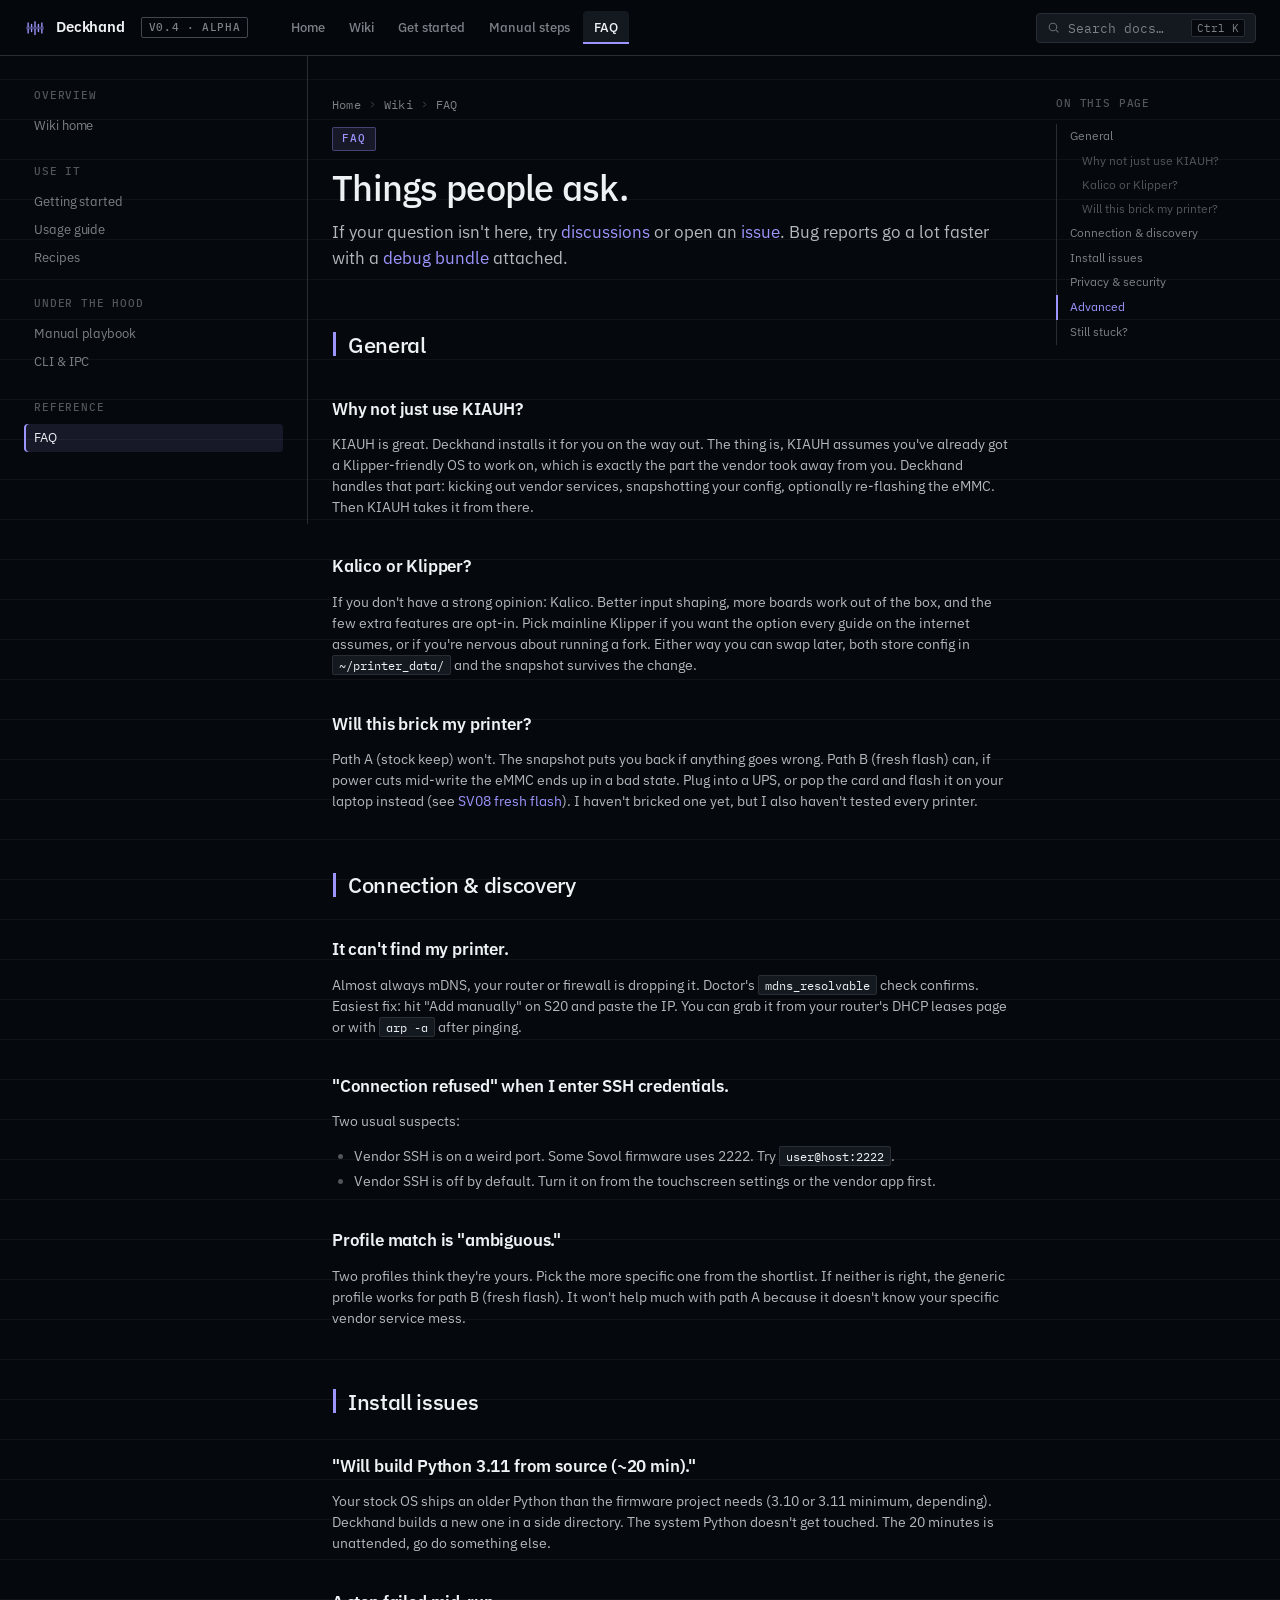
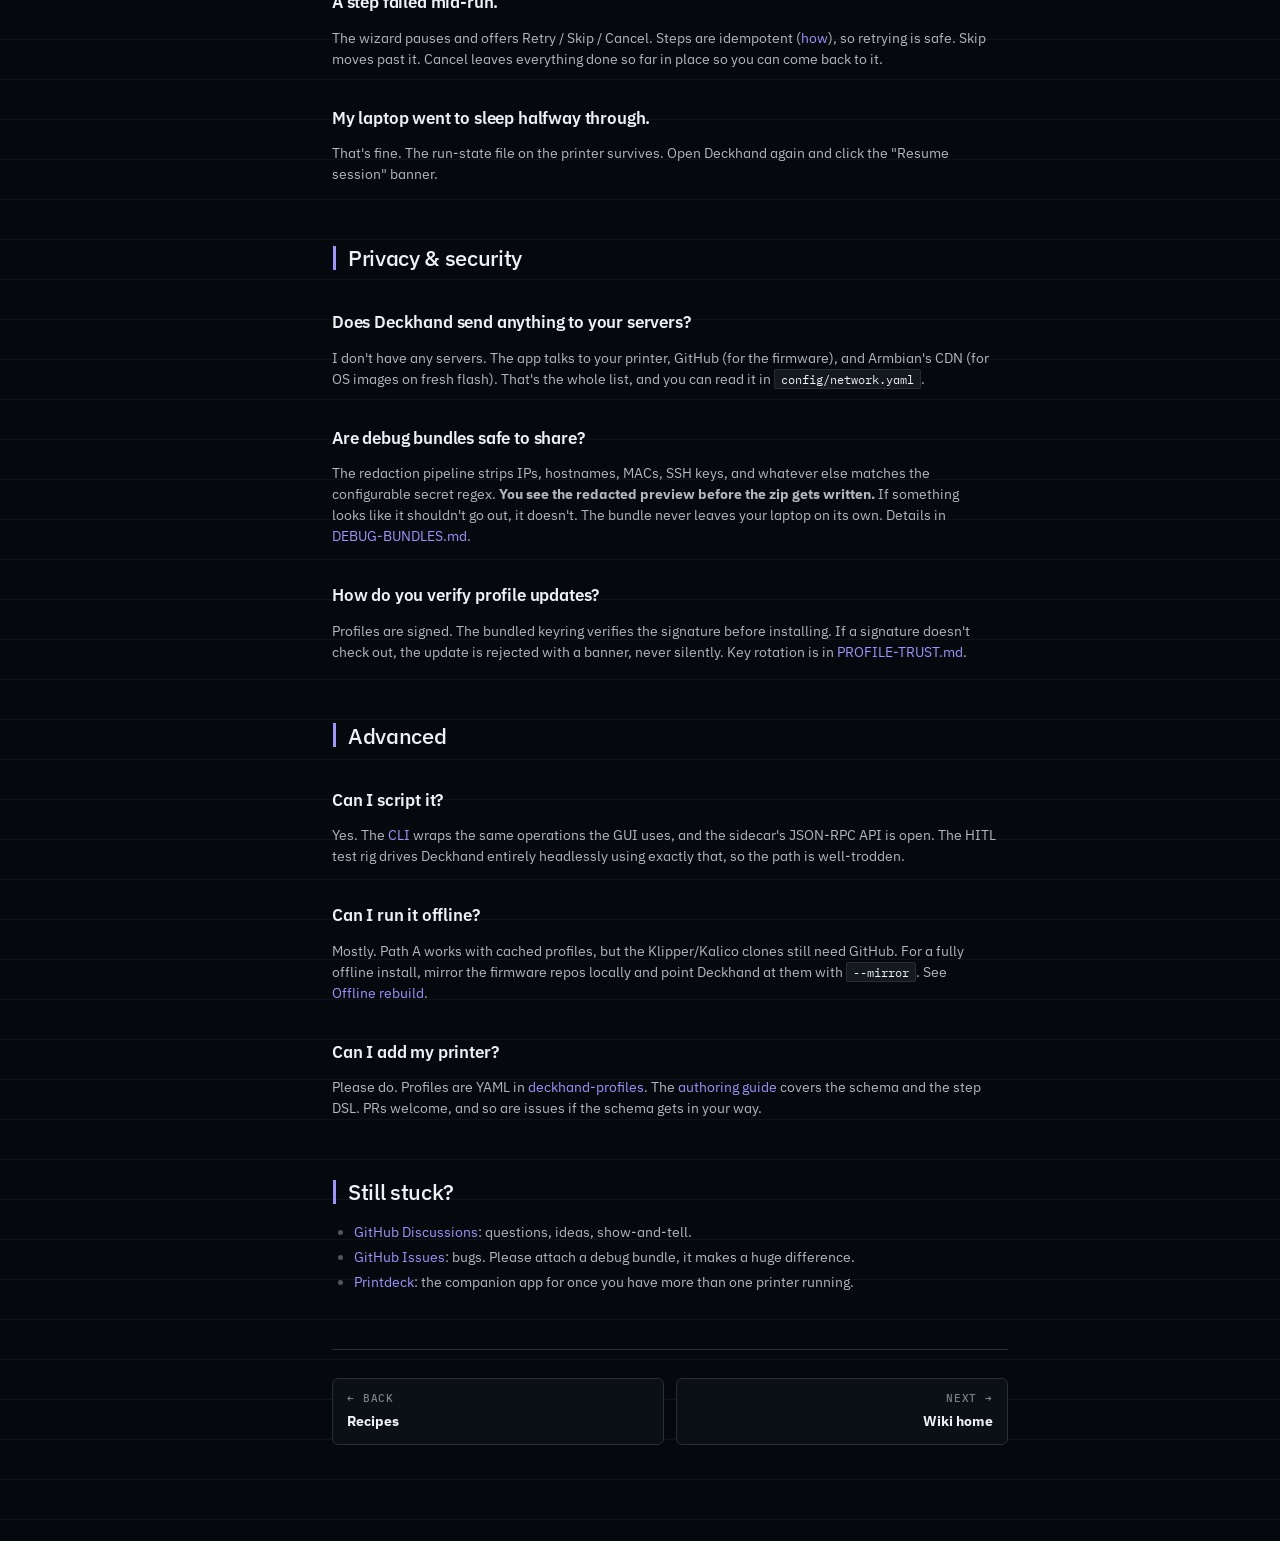
<file: site/faq.html>
<!doctype html>
<html lang="en">
<head>
<meta charset="utf-8" />
<meta name="viewport" content="width=device-width, initial-scale=1" />
<title>FAQ: Deckhand</title>
<link rel="icon" type="image/svg+xml" href="favicon.svg" />
<link rel="stylesheet" href="styles.css" />
</head>
<body data-screen-label="FAQ">

<header class="topbar">
  <div class="topbar-inner">
    <a class="brand" href="index.html"><svg class="brand-mark" viewBox="0 0 32 32" aria-hidden="true"><rect x="3" y="14" width="26" height="4" fill="currentColor" opacity=".4"/><g stroke="currentColor" stroke-width="2" stroke-linecap="square" fill="none"><line x1="6" y1="9" x2="6" y2="14"/><line x1="11" y1="11" x2="11" y2="14"/><line x1="16" y1="7" x2="16" y2="14"/><line x1="21" y1="11" x2="21" y2="14"/><line x1="26" y1="9" x2="26" y2="14"/><line x1="6" y1="18" x2="6" y2="23"/><line x1="11" y1="18" x2="11" y2="21"/><line x1="16" y1="18" x2="16" y2="25"/><line x1="21" y1="18" x2="21" y2="21"/><line x1="26" y1="18" x2="26" y2="23"/></g></svg> Deckhand <span class="brand-tag">v0.4 · alpha</span></a>
    <nav class="topnav">
      <a href="index.html" data-nav="index.html">Home</a>
      <a href="wiki.html" data-nav="wiki.html">Wiki</a>
      <a href="getting-started.html" data-nav="getting-started.html">Get started</a>
      <a href="manual.html" data-nav="manual.html">Manual steps</a>
      <a href="faq.html" data-nav="faq.html">FAQ</a>
    </nav>
    <div class="topbar-spacer"></div>
    <button class="topbar-search" data-search><svg viewBox="0 0 24 24" fill="none" stroke="currentColor" stroke-width="2"><circle cx="11" cy="11" r="7"/><path d="m21 21-4.3-4.3"/></svg> Search docs… <span class="kbd-shortcut">⌘K</span></button>
  </div>
</header>

<div class="wiki-shell">
  <aside class="sidebar">
    <div class="sidebar-section"><div class="sidebar-section-title">Overview</div><a href="wiki.html" data-page="wiki.html">Wiki home</a></div>
    <div class="sidebar-section"><div class="sidebar-section-title">Use it</div><a href="getting-started.html" data-page="getting-started.html">Getting started</a><a href="usage.html" data-page="usage.html">Usage guide</a><a href="examples.html" data-page="examples.html">Recipes</a></div>
    <div class="sidebar-section"><div class="sidebar-section-title">Under the hood</div><a href="manual.html" data-page="manual.html">Manual playbook</a><a href="cli.html" data-page="cli.html">CLI &amp; IPC</a></div>
    <div class="sidebar-section"><div class="sidebar-section-title">Reference</div><a href="faq.html" data-page="faq.html">FAQ</a></div>
  </aside>

  <main class="wiki-content">
    <div class="crumbs"><a href="index.html">Home</a><svg viewBox="0 0 24 24" fill="none" stroke="currentColor" stroke-width="2"><path d="m9 18 6-6-6-6"/></svg><a href="wiki.html">Wiki</a><svg viewBox="0 0 24 24" fill="none" stroke="currentColor" stroke-width="2"><path d="m9 18 6-6-6-6"/></svg><span>FAQ</span></div>

    <span class="lede-pill">FAQ</span>
    <h1 class="page-h">Things people ask.</h1>
    <p class="page-lede">If your question isn't here, try <a href="https://github.com/CepheusLabs/deckhand/discussions">discussions</a> or open an <a href="https://github.com/CepheusLabs/deckhand/issues">issue</a>. Bug reports go a lot faster with a <a href="examples.html#debug">debug bundle</a> attached.</p>

    <h2 id="general">General</h2>

    <h3 id="why-not-kiauh">Why not just use KIAUH?</h3>
    <p>KIAUH is great. Deckhand installs it for you on the way out. The thing is, KIAUH assumes you've already got a Klipper-friendly OS to work on, which is exactly the part the vendor took away from you. Deckhand handles that part: kicking out vendor services, snapshotting your config, optionally re-flashing the eMMC. Then KIAUH takes it from there.</p>

    <h3 id="kalico-vs-klipper">Kalico or Klipper?</h3>
    <p>If you don't have a strong opinion: Kalico. Better input shaping, more boards work out of the box, and the few extra features are opt-in. Pick mainline Klipper if you want the option every guide on the internet assumes, or if you're nervous about running a fork. Either way you can swap later, both store config in <code>~/printer_data/</code> and the snapshot survives the change.</p>

    <h3 id="brick">Will this brick my printer?</h3>
    <p>Path A (stock keep) won't. The snapshot puts you back if anything goes wrong. Path B (fresh flash) can, if power cuts mid-write the eMMC ends up in a bad state. Plug into a UPS, or pop the card and flash it on your laptop instead (see <a href="examples.html#sv08-fresh">SV08 fresh flash</a>). I haven't bricked one yet, but I also haven't tested every printer.</p>

    <h2 id="discovery">Connection &amp; discovery</h2>

    <h3>It can't find my printer.</h3>
    <p>Almost always mDNS, your router or firewall is dropping it. Doctor's <code>mdns_resolvable</code> check confirms. Easiest fix: hit "Add manually" on S20 and paste the IP. You can grab it from your router's DHCP leases page or with <code>arp -a</code> after pinging.</p>

    <h3>"Connection refused" when I enter SSH credentials.</h3>
    <p>Two usual suspects:</p>
    <ul>
      <li>Vendor SSH is on a weird port. Some Sovol firmware uses 2222. Try <code>user@host:2222</code>.</li>
      <li>Vendor SSH is off by default. Turn it on from the touchscreen settings or the vendor app first.</li>
    </ul>

    <h3>Profile match is "ambiguous."</h3>
    <p>Two profiles think they're yours. Pick the more specific one from the shortlist. If neither is right, the generic profile works for path B (fresh flash). It won't help much with path A because it doesn't know your specific vendor service mess.</p>

    <h2 id="install-issues">Install issues</h2>

    <h3>"Will build Python 3.11 from source (~20 min)."</h3>
    <p>Your stock OS ships an older Python than the firmware project needs (3.10 or 3.11 minimum, depending). Deckhand builds a new one in a side directory. The system Python doesn't get touched. The 20 minutes is unattended, go do something else.</p>

    <h3>A step failed mid-run.</h3>
    <p>The wizard pauses and offers Retry / Skip / Cancel. Steps are idempotent (<a href="https://github.com/CepheusLabs/deckhand/blob/main/docs/STEP-IDEMPOTENCY.md">how</a>), so retrying is safe. Skip moves past it. Cancel leaves everything done so far in place so you can come back to it.</p>

    <h3>My laptop went to sleep halfway through.</h3>
    <p>That's fine. The run-state file on the printer survives. Open Deckhand again and click the "Resume session" banner.</p>

    <h2 id="privacy">Privacy &amp; security</h2>

    <h3>Does Deckhand send anything to your servers?</h3>
    <p>I don't have any servers. The app talks to your printer, GitHub (for the firmware), and Armbian's CDN (for OS images on fresh flash). That's the whole list, and you can read it in <code>config/network.yaml</code>.</p>

    <h3>Are debug bundles safe to share?</h3>
    <p>The redaction pipeline strips IPs, hostnames, MACs, SSH keys, and whatever else matches the configurable secret regex. <strong>You see the redacted preview before the zip gets written.</strong> If something looks like it shouldn't go out, it doesn't. The bundle never leaves your laptop on its own. Details in <a href="https://github.com/CepheusLabs/deckhand/blob/main/docs/DEBUG-BUNDLES.md">DEBUG-BUNDLES.md</a>.</p>

    <h3>How do you verify profile updates?</h3>
    <p>Profiles are signed. The bundled keyring verifies the signature before installing. If a signature doesn't check out, the update is rejected with a banner, never silently. Key rotation is in <a href="https://github.com/CepheusLabs/deckhand/blob/main/docs/PROFILE-TRUST.md">PROFILE-TRUST.md</a>.</p>

    <h2 id="advanced">Advanced</h2>

    <h3>Can I script it?</h3>
    <p>Yes. The <a href="cli.html">CLI</a> wraps the same operations the GUI uses, and the sidecar's JSON-RPC API is open. The HITL test rig drives Deckhand entirely headlessly using exactly that, so the path is well-trodden.</p>

    <h3>Can I run it offline?</h3>
    <p>Mostly. Path A works with cached profiles, but the Klipper/Kalico clones still need GitHub. For a fully offline install, mirror the firmware repos locally and point Deckhand at them with <code>--mirror</code>. See <a href="https://github.com/CepheusLabs/deckhand/blob/main/docs/RELEASING.md#offline-rebuild">Offline rebuild</a>.</p>

    <h3>Can I add my printer?</h3>
    <p>Please do. Profiles are YAML in <a href="https://github.com/CepheusLabs/deckhand-profiles">deckhand-profiles</a>. The <a href="https://github.com/CepheusLabs/deckhand-profiles/blob/main/AUTHORING.md">authoring guide</a> covers the schema and the step DSL. PRs welcome, and so are issues if the schema gets in your way.</p>

    <h2 id="contact">Still stuck?</h2>
    <ul>
      <li><a href="https://github.com/CepheusLabs/deckhand/discussions">GitHub Discussions</a>: questions, ideas, show-and-tell.</li>
      <li><a href="https://github.com/CepheusLabs/deckhand/issues">GitHub Issues</a>: bugs. Please attach a debug bundle, it makes a huge difference.</li>
      <li><a href="https://printdeck.io">Printdeck</a>: the companion app for once you have more than one printer running.</li>
    </ul>

    <div class="pager">
      <a href="examples.html"><span>← Back</span><strong>Recipes</strong></a>
      <a class="next" href="wiki.html"><span>Next →</span><strong>Wiki home</strong></a>
    </div>
  </main>

  <aside class="toc"><h4>On this page</h4><ul></ul></aside>
</div>

<div class="search-modal" id="search-modal"><div class="search-panel"><div class="search-input"><svg viewBox="0 0 24 24" fill="none" stroke="currentColor" stroke-width="2"><circle cx="11" cy="11" r="7"/><path d="m21 21-4.3-4.3"/></svg><input placeholder="Search…" /></div><div class="search-results"></div><div class="search-foot"><span><kbd>esc</kbd> close</span></div></div></div>

<script src="app.js"></script>

</body>
</html>
</file>
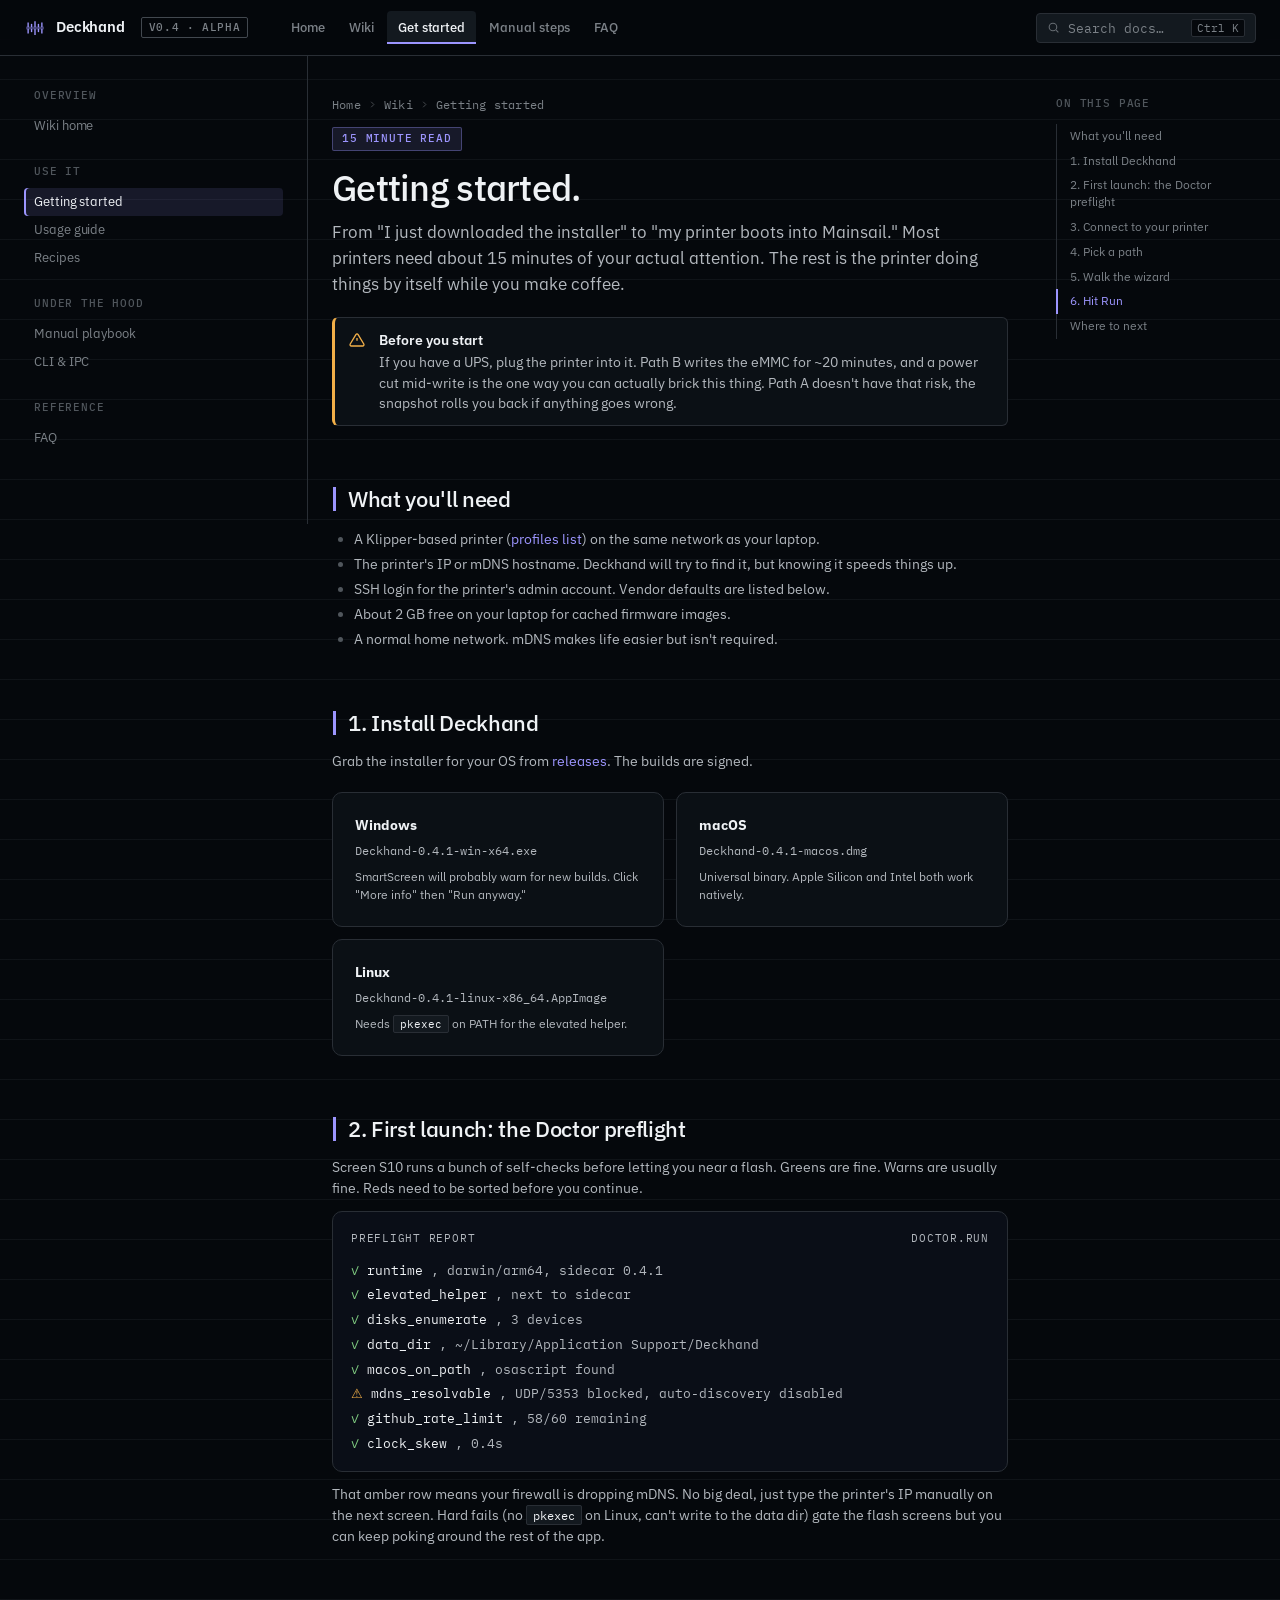
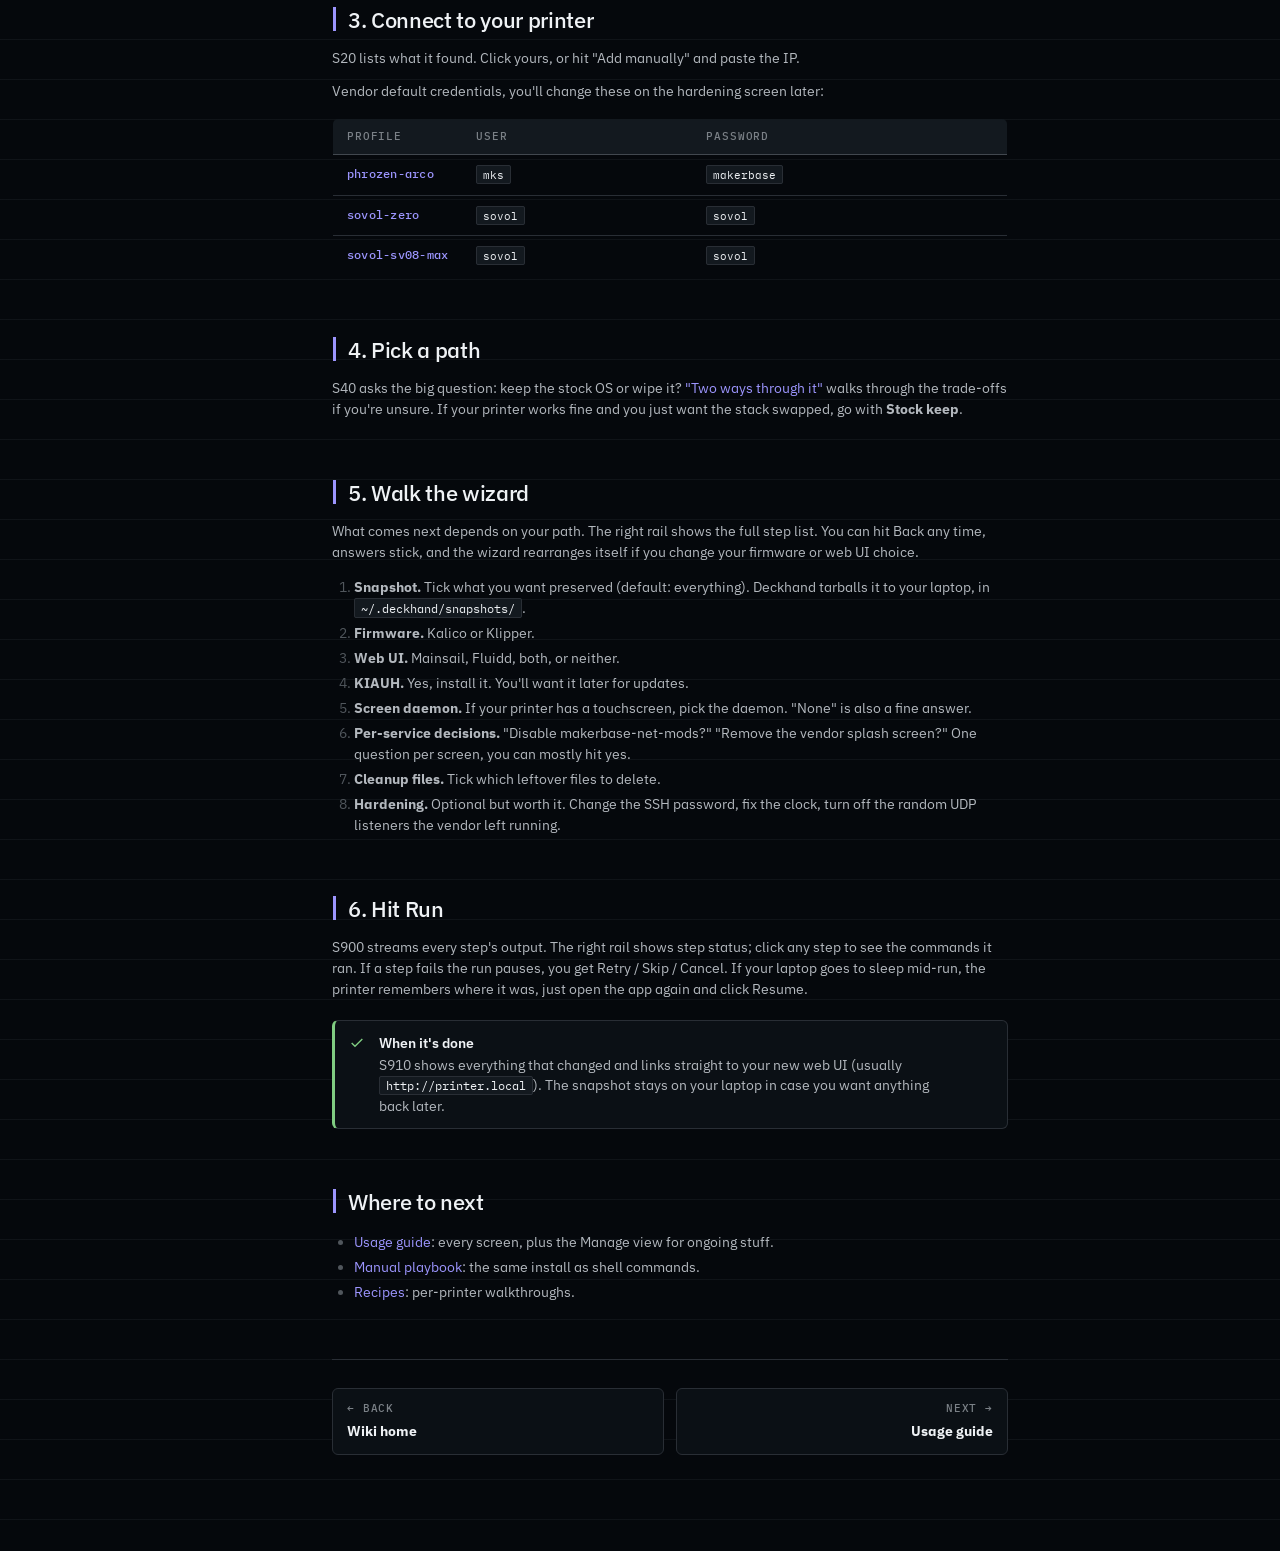
<file: site/getting-started.html>
<!doctype html>
<html lang="en">
<head>
<meta charset="utf-8" />
<meta name="viewport" content="width=device-width, initial-scale=1" />
<title>Getting started: Deckhand</title>
<link rel="icon" type="image/svg+xml" href="favicon.svg" />
<link rel="stylesheet" href="styles.css" />
</head>
<body data-screen-label="Getting Started">

<header class="topbar">
  <div class="topbar-inner">
    <a class="brand" href="index.html"><svg class="brand-mark" viewBox="0 0 32 32" aria-hidden="true"><rect x="3" y="14" width="26" height="4" fill="currentColor" opacity=".4"/><g stroke="currentColor" stroke-width="2" stroke-linecap="square" fill="none"><line x1="6" y1="9" x2="6" y2="14"/><line x1="11" y1="11" x2="11" y2="14"/><line x1="16" y1="7" x2="16" y2="14"/><line x1="21" y1="11" x2="21" y2="14"/><line x1="26" y1="9" x2="26" y2="14"/><line x1="6" y1="18" x2="6" y2="23"/><line x1="11" y1="18" x2="11" y2="21"/><line x1="16" y1="18" x2="16" y2="25"/><line x1="21" y1="18" x2="21" y2="21"/><line x1="26" y1="18" x2="26" y2="23"/></g></svg> Deckhand <span class="brand-tag">v0.4 · alpha</span></a>
    <nav class="topnav">
      <a href="index.html" data-nav="index.html">Home</a>
      <a href="wiki.html" data-nav="wiki.html">Wiki</a>
      <a href="getting-started.html" data-nav="getting-started.html">Get started</a>
      <a href="manual.html" data-nav="manual.html">Manual steps</a>
      <a href="faq.html" data-nav="faq.html">FAQ</a>
    </nav>
    <div class="topbar-spacer"></div>
    <button class="topbar-search" data-search><svg viewBox="0 0 24 24" fill="none" stroke="currentColor" stroke-width="2"><circle cx="11" cy="11" r="7"/><path d="m21 21-4.3-4.3"/></svg> Search docs… <span class="kbd-shortcut">⌘K</span></button>
  </div>
</header>

<div class="wiki-shell">
  <aside class="sidebar">
    <div class="sidebar-section">
      <div class="sidebar-section-title">Overview</div>
      <a href="wiki.html" data-page="wiki.html">Wiki home</a>
    </div>
    <div class="sidebar-section">
      <div class="sidebar-section-title">Use it</div>
      <a href="getting-started.html" data-page="getting-started.html">Getting started</a>
      <a href="usage.html" data-page="usage.html">Usage guide</a>
      <a href="examples.html" data-page="examples.html">Recipes</a>
    </div>
    <div class="sidebar-section">
      <div class="sidebar-section-title">Under the hood</div>
      <a href="manual.html" data-page="manual.html">Manual playbook</a>
      <a href="cli.html" data-page="cli.html">CLI &amp; IPC</a>
    </div>
    <div class="sidebar-section">
      <div class="sidebar-section-title">Reference</div>
      <a href="faq.html" data-page="faq.html">FAQ</a>
    </div>
  </aside>

  <main class="wiki-content">
    <div class="crumbs"><a href="index.html">Home</a><svg viewBox="0 0 24 24" fill="none" stroke="currentColor" stroke-width="2"><path d="m9 18 6-6-6-6"/></svg><a href="wiki.html">Wiki</a><svg viewBox="0 0 24 24" fill="none" stroke="currentColor" stroke-width="2"><path d="m9 18 6-6-6-6"/></svg><span>Getting started</span></div>

    <span class="lede-pill">15 minute read</span>
    <h1 class="page-h">Getting started.</h1>
    <p class="page-lede">From "I just downloaded the installer" to "my printer boots into Mainsail." Most printers need about 15 minutes of your actual attention. The rest is the printer doing things by itself while you make coffee.</p>

    <div class="callout callout--warn">
      <svg viewBox="0 0 24 24" fill="none" stroke="currentColor" stroke-width="2"><path d="M12 9v4M12 17h.01M10.3 3.86 1.82 18a2 2 0 0 0 1.71 3h16.94a2 2 0 0 0 1.71-3L13.7 3.86a2 2 0 0 0-3.4 0z"/></svg>
      <div>
        <div class="callout-title">Before you start</div>
        <p>If you have a UPS, plug the printer into it. Path B writes the eMMC for ~20 minutes, and a power cut mid-write is the one way you can actually brick this thing. Path A doesn't have that risk, the snapshot rolls you back if anything goes wrong.</p>
      </div>
    </div>

    <h2 id="prereqs">What you'll need</h2>
    <ul>
      <li>A Klipper-based printer (<a href="index.html#printers">profiles list</a>) on the same network as your laptop.</li>
      <li>The printer's IP or mDNS hostname. Deckhand will try to find it, but knowing it speeds things up.</li>
      <li>SSH login for the printer's admin account. Vendor defaults are listed below.</li>
      <li>About 2 GB free on your laptop for cached firmware images.</li>
      <li>A normal home network. mDNS makes life easier but isn't required.</li>
    </ul>

    <h2 id="install">1. Install Deckhand</h2>
    <p>Grab the installer for your OS from <a href="https://github.com/CepheusLabs/deckhand/releases">releases</a>. The builds are signed.</p>

    <div class="card-grid">
      <div class="card" data-os-card="windows">
        <strong>Windows</strong>
        <div style="font-family:var(--font-mono);font-size:12px;color:var(--text-muted);margin-top:6px;word-break:break-all;">Deckhand-0.4.1-win-x64.exe</div>
        <div style="font-size:12px;color:var(--text-muted);margin-top:8px;">SmartScreen will probably warn for new builds. Click "More info" then "Run anyway."</div>
      </div>
      <div class="card" data-os-card="macos">
        <strong>macOS</strong>
        <div style="font-family:var(--font-mono);font-size:12px;color:var(--text-muted);margin-top:6px;word-break:break-all;">Deckhand-0.4.1-macos.dmg</div>
        <div style="font-size:12px;color:var(--text-muted);margin-top:8px;">Universal binary. Apple Silicon and Intel both work natively.</div>
      </div>
      <div class="card" data-os-card="linux">
        <strong>Linux</strong>
        <div style="font-family:var(--font-mono);font-size:12px;color:var(--text-muted);margin-top:6px;word-break:break-all;">Deckhand-0.4.1-linux-x86_64.AppImage</div>
        <div style="font-size:12px;color:var(--text-muted);margin-top:8px;">Needs <code>pkexec</code> on PATH for the elevated helper.</div>
      </div>
    </div>

    <h2 id="first-launch">2. First launch: the Doctor preflight</h2>
    <p>Screen S10 runs a bunch of self-checks before letting you near a flash. Greens are fine. Warns are usually fine. Reds need to be sorted before you continue.</p>

    <div class="card" style="font-family:var(--font-mono);font-size:12.5px;background:#0a0e17;padding:18px;">
      <div style="display:flex;justify-content:space-between;color:var(--text-muted);font-size:11px;text-transform:uppercase;letter-spacing:.07em;margin-bottom:14px;">
        <span>Preflight report</span>
        <span>doctor.run</span>
      </div>
      <div style="display:grid;gap:6px;">
        <div><span style="color:var(--green);">✓</span> runtime <span style="color:var(--text-muted);">, darwin/arm64, sidecar 0.4.1</span></div>
        <div><span style="color:var(--green);">✓</span> elevated_helper <span style="color:var(--text-muted);">, next to sidecar</span></div>
        <div><span style="color:var(--green);">✓</span> disks_enumerate <span style="color:var(--text-muted);">, 3 devices</span></div>
        <div><span style="color:var(--green);">✓</span> data_dir <span style="color:var(--text-muted);">, ~/Library/Application Support/Deckhand</span></div>
        <div><span style="color:var(--green);">✓</span> macos_on_path <span style="color:var(--text-muted);">, osascript found</span></div>
        <div><span style="color:var(--amber);">⚠</span> mdns_resolvable <span style="color:var(--text-muted);">, UDP/5353 blocked, auto-discovery disabled</span></div>
        <div><span style="color:var(--green);">✓</span> github_rate_limit <span style="color:var(--text-muted);">, 58/60 remaining</span></div>
        <div><span style="color:var(--green);">✓</span> clock_skew <span style="color:var(--text-muted);">, 0.4s</span></div>
      </div>
    </div>

    <p>That amber row means your firewall is dropping mDNS. No big deal, just type the printer's IP manually on the next screen. Hard fails (no <code>pkexec</code> on Linux, can't write to the data dir) gate the flash screens but you can keep poking around the rest of the app.</p>

    <h2 id="discover">3. Connect to your printer</h2>
    <p>S20 lists what it found. Click yours, or hit "Add manually" and paste the IP.</p>

    <p>Vendor default credentials, you'll change these on the hardening screen later:</p>
    <table class="steps-table">
      <thead><tr><th>Profile</th><th>User</th><th>Password</th></tr></thead>
      <tbody>
        <tr><td>phrozen-arco</td><td><code>mks</code></td><td><code>makerbase</code></td></tr>
        <tr><td>sovol-zero</td><td><code>sovol</code></td><td><code>sovol</code></td></tr>
        <tr><td>sovol-sv08-max</td><td><code>sovol</code></td><td><code>sovol</code></td></tr>
      </tbody>
    </table>

    <h2 id="path">4. Pick a path</h2>
    <p>S40 asks the big question: keep the stock OS or wipe it? <a href="wiki.html#paths">"Two ways through it"</a> walks through the trade-offs if you're unsure. If your printer works fine and you just want the stack swapped, go with <strong>Stock keep</strong>.</p>

    <h2 id="walkthrough">5. Walk the wizard</h2>
    <p>What comes next depends on your path. The right rail shows the full step list. You can hit Back any time, answers stick, and the wizard rearranges itself if you change your firmware or web UI choice.</p>

    <ol>
      <li><strong>Snapshot.</strong> Tick what you want preserved (default: everything). Deckhand tarballs it to your laptop, in <code>~/.deckhand/snapshots/</code>.</li>
      <li><strong>Firmware.</strong> Kalico or Klipper.</li>
      <li><strong>Web UI.</strong> Mainsail, Fluidd, both, or neither.</li>
      <li><strong>KIAUH.</strong> Yes, install it. You'll want it later for updates.</li>
      <li><strong>Screen daemon.</strong> If your printer has a touchscreen, pick the daemon. "None" is also a fine answer.</li>
      <li><strong>Per-service decisions.</strong> "Disable makerbase-net-mods?" "Remove the vendor splash screen?" One question per screen, you can mostly hit yes.</li>
      <li><strong>Cleanup files.</strong> Tick which leftover files to delete.</li>
      <li><strong>Hardening.</strong> Optional but worth it. Change the SSH password, fix the clock, turn off the random UDP listeners the vendor left running.</li>
    </ol>

    <h2 id="run">6. Hit Run</h2>
    <p>S900 streams every step's output. The right rail shows step status; click any step to see the commands it ran. If a step fails the run pauses, you get Retry / Skip / Cancel. If your laptop goes to sleep mid-run, the printer remembers where it was, just open the app again and click Resume.</p>

    <div class="callout callout--ok">
      <svg viewBox="0 0 24 24" fill="none" stroke="currentColor" stroke-width="2"><path d="M20 6 9 17l-5-5"/></svg>
      <div>
        <div class="callout-title">When it's done</div>
        <p>S910 shows everything that changed and links straight to your new web UI (usually <code>http://printer.local</code>). The snapshot stays on your laptop in case you want anything back later.</p>
      </div>
    </div>

    <h2 id="next">Where to next</h2>
    <ul>
      <li><a href="usage.html">Usage guide</a>: every screen, plus the Manage view for ongoing stuff.</li>
      <li><a href="manual.html">Manual playbook</a>: the same install as shell commands.</li>
      <li><a href="examples.html">Recipes</a>: per-printer walkthroughs.</li>
    </ul>

    <div class="pager">
      <a href="wiki.html"><span>← Back</span><strong>Wiki home</strong></a>
      <a class="next" href="usage.html"><span>Next →</span><strong>Usage guide</strong></a>
    </div>
  </main>

  <aside class="toc"><h4>On this page</h4><ul></ul></aside>
</div>

<div class="search-modal" id="search-modal"><div class="search-panel"><div class="search-input"><svg viewBox="0 0 24 24" fill="none" stroke="currentColor" stroke-width="2"><circle cx="11" cy="11" r="7"/><path d="m21 21-4.3-4.3"/></svg><input placeholder="Search the wiki…" /></div><div class="search-results"><div class="search-result is-selected">Getting started · Install <span class="sr-where">getting-started.html</span></div></div><div class="search-foot"><span><kbd>esc</kbd> close</span></div></div></div>

<script src="app.js"></script>

</body>
</html>
</file>
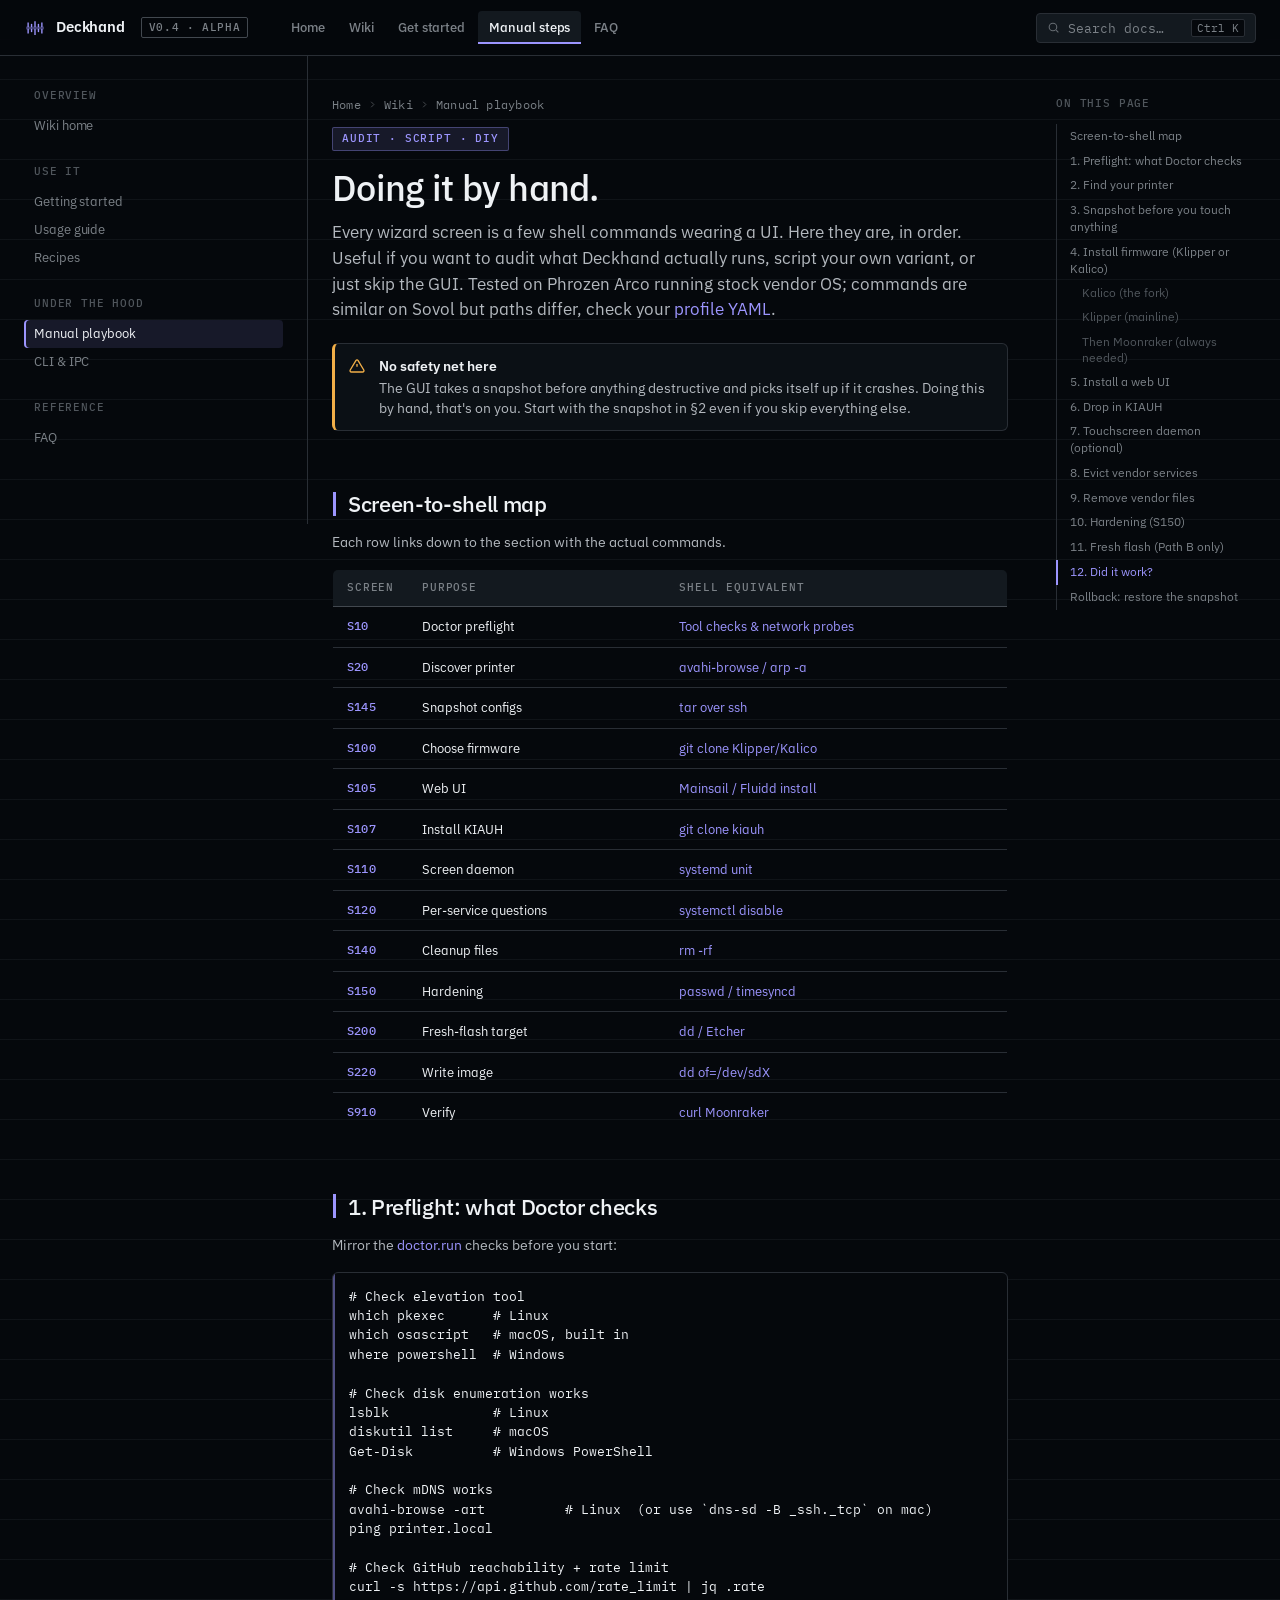
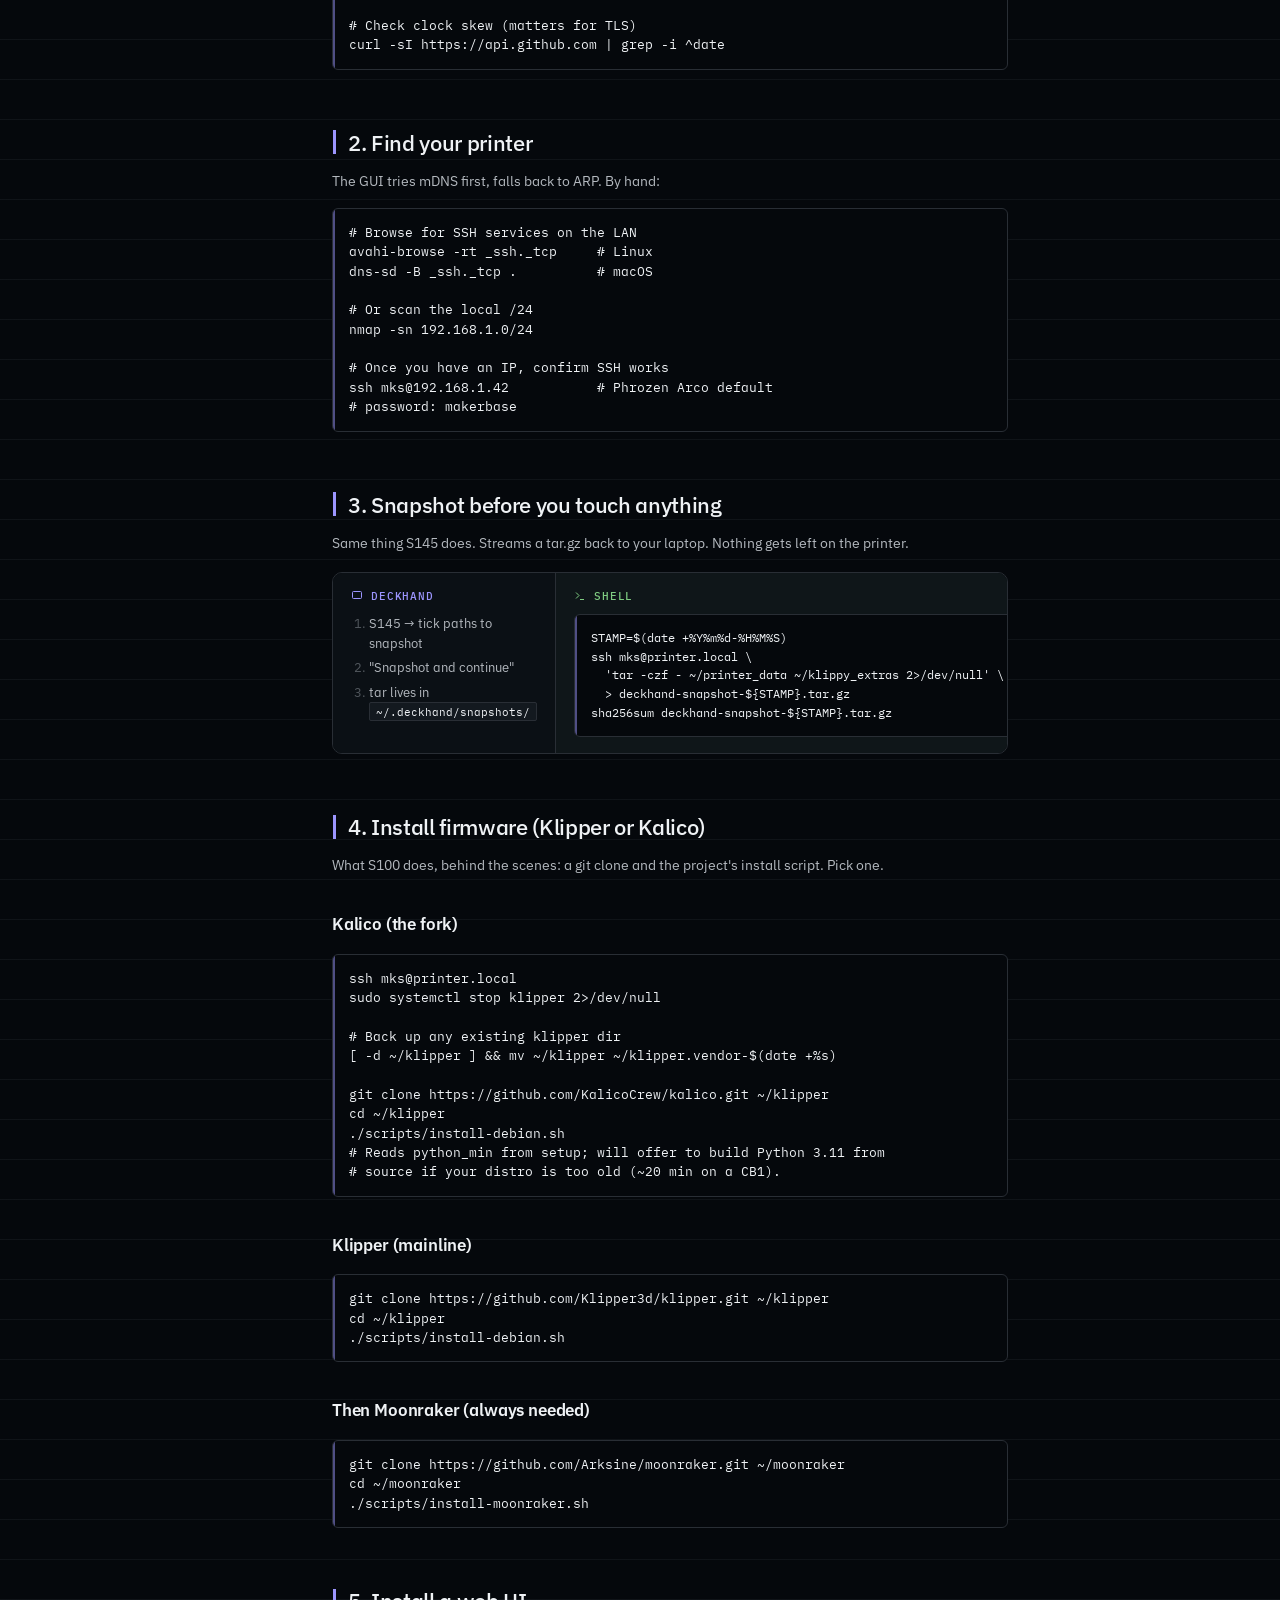
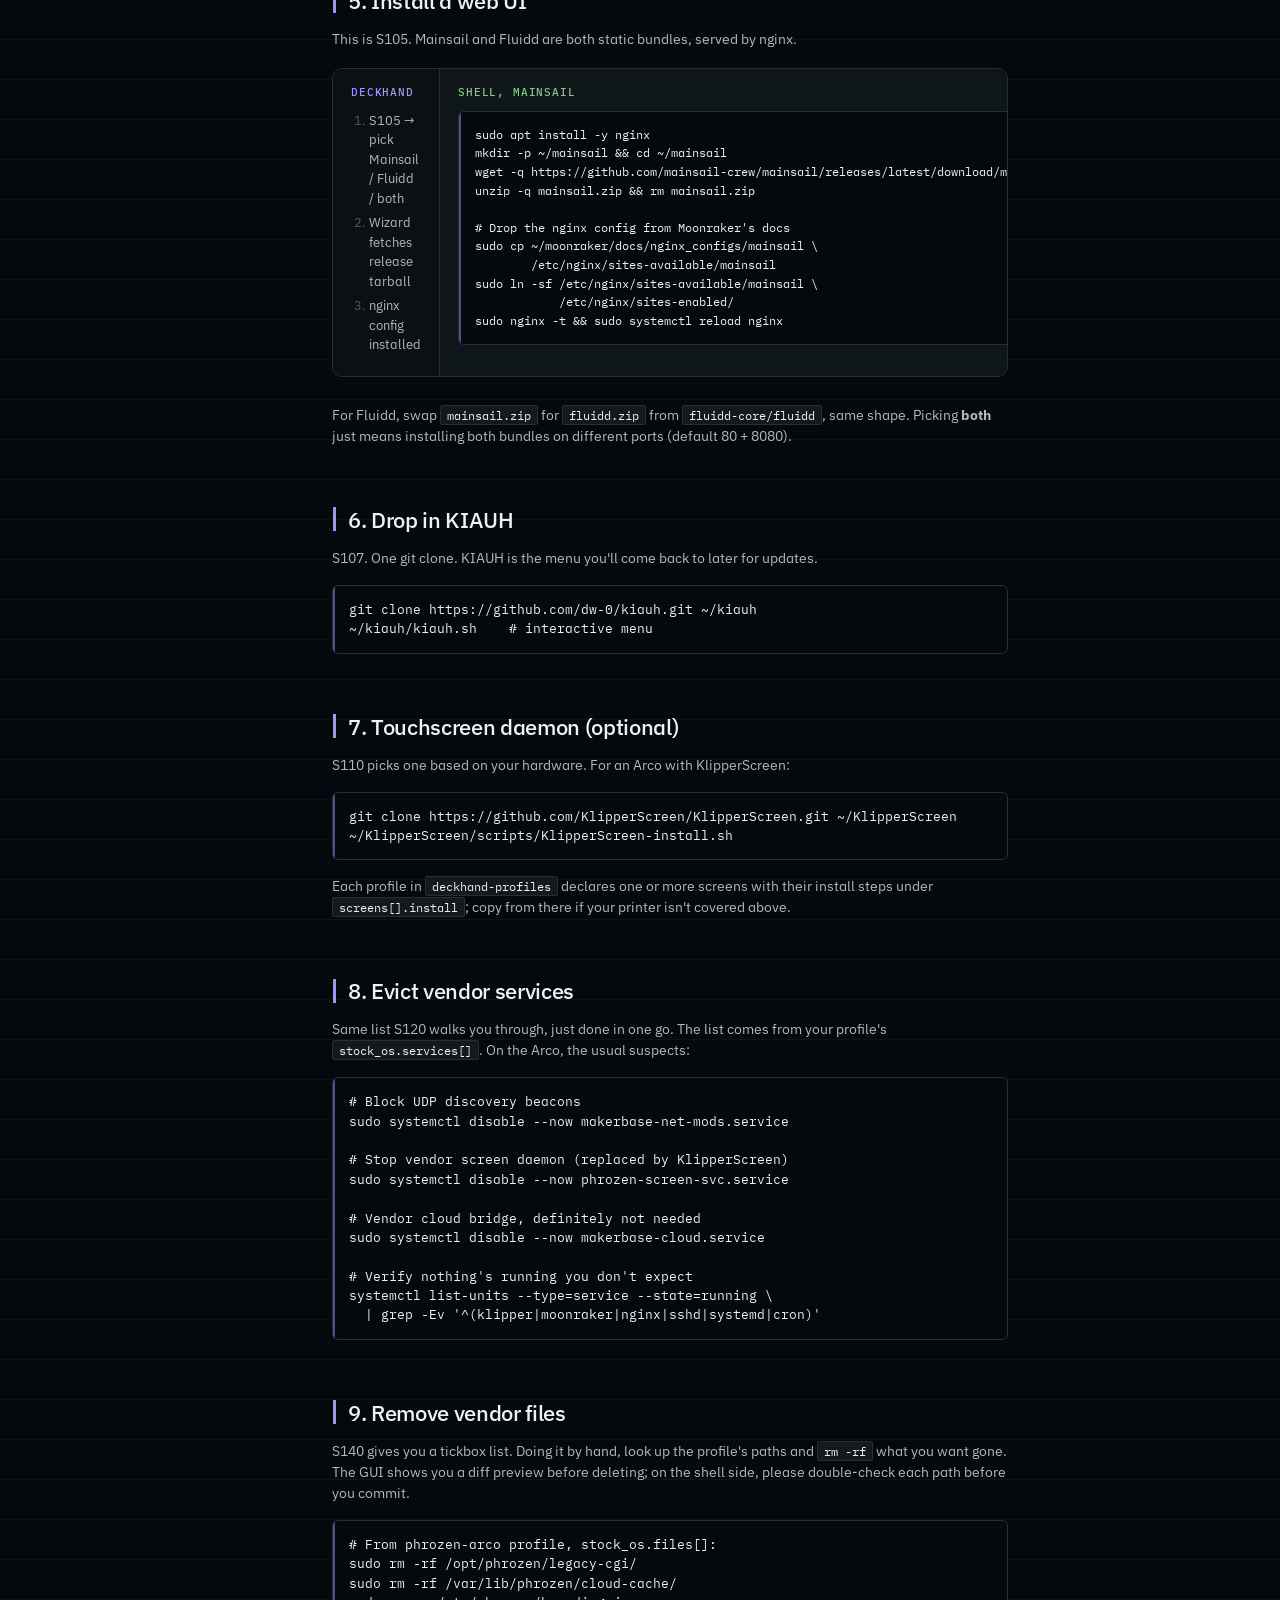
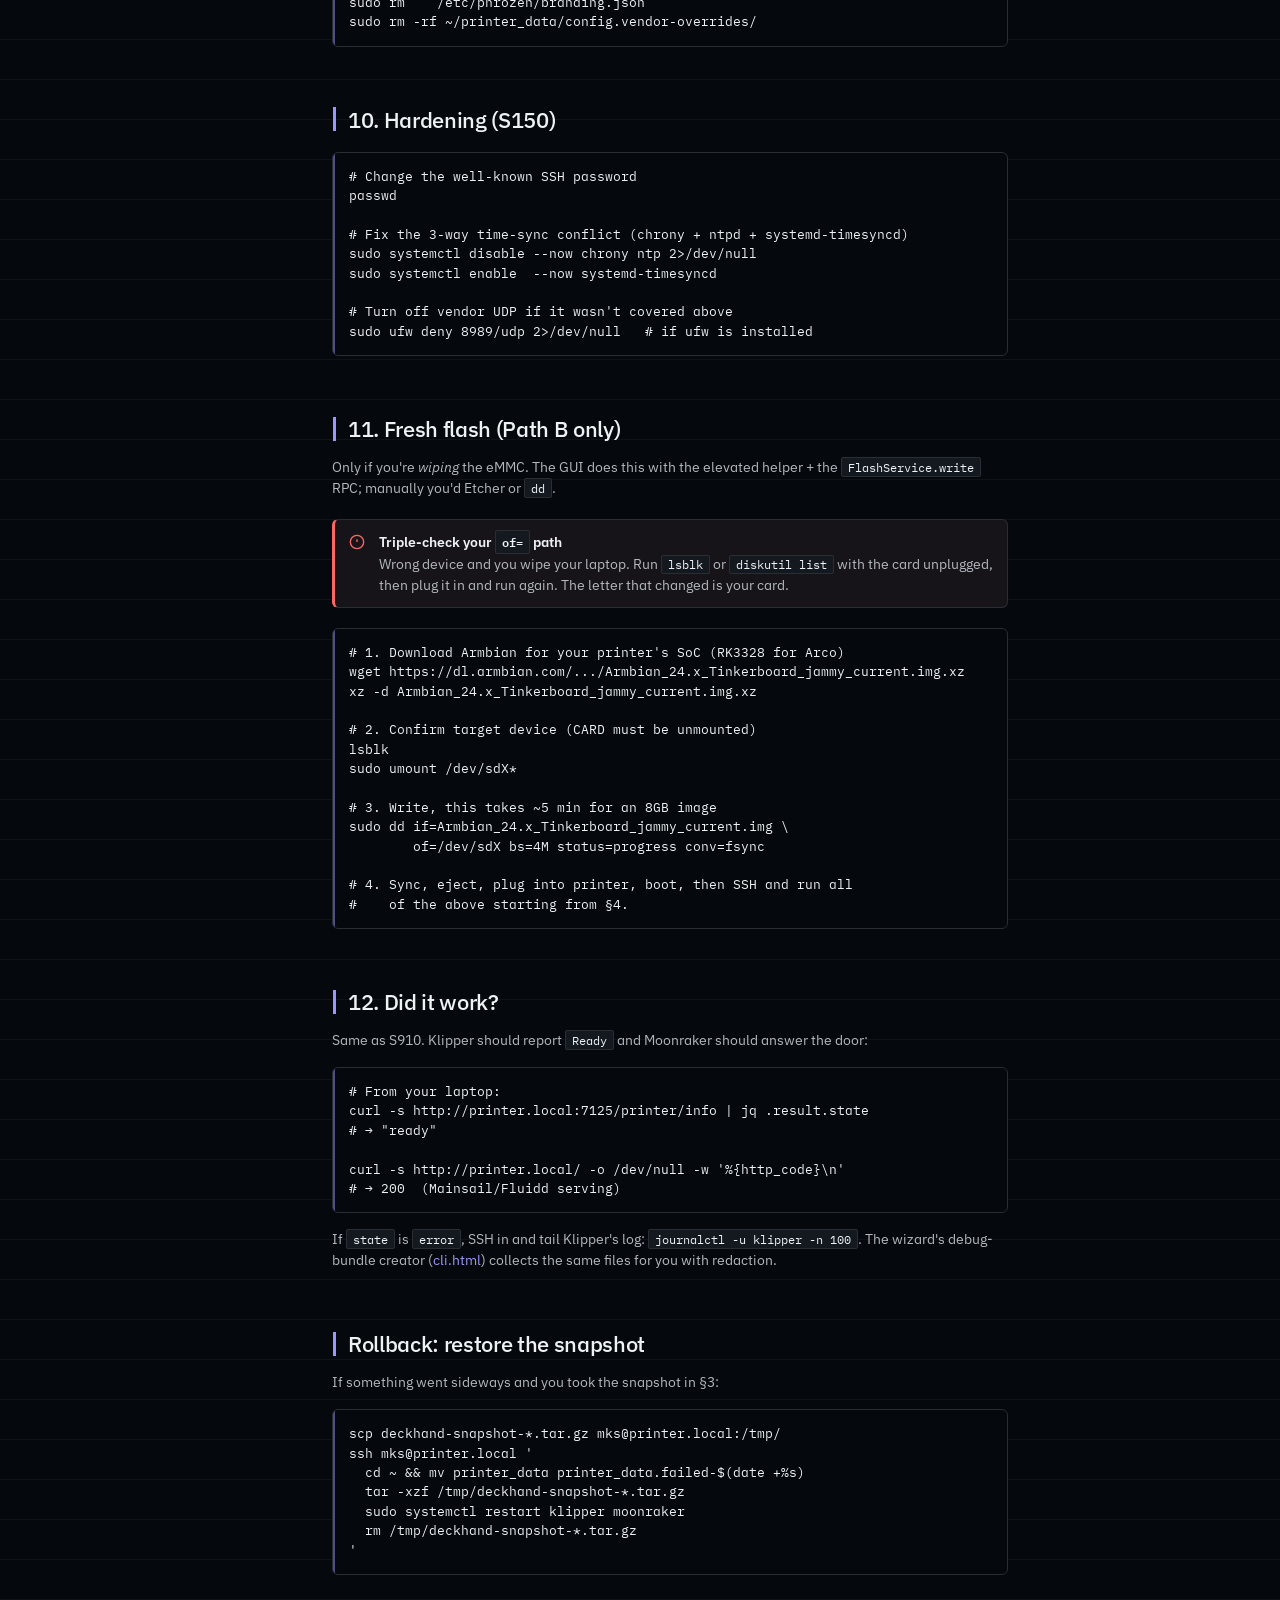
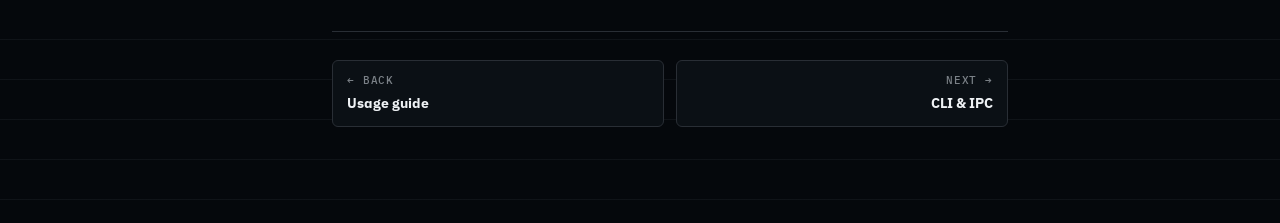
<file: site/manual.html>
<!doctype html>
<html lang="en">
<head>
<meta charset="utf-8" />
<meta name="viewport" content="width=device-width, initial-scale=1" />
<title>Manual playbook: Deckhand</title>
<link rel="icon" type="image/svg+xml" href="favicon.svg" />
<link rel="stylesheet" href="styles.css" />
</head>
<body data-screen-label="Manual Playbook">

<header class="topbar">
  <div class="topbar-inner">
    <a class="brand" href="index.html"><svg class="brand-mark" viewBox="0 0 32 32" aria-hidden="true"><rect x="3" y="14" width="26" height="4" fill="currentColor" opacity=".4"/><g stroke="currentColor" stroke-width="2" stroke-linecap="square" fill="none"><line x1="6" y1="9" x2="6" y2="14"/><line x1="11" y1="11" x2="11" y2="14"/><line x1="16" y1="7" x2="16" y2="14"/><line x1="21" y1="11" x2="21" y2="14"/><line x1="26" y1="9" x2="26" y2="14"/><line x1="6" y1="18" x2="6" y2="23"/><line x1="11" y1="18" x2="11" y2="21"/><line x1="16" y1="18" x2="16" y2="25"/><line x1="21" y1="18" x2="21" y2="21"/><line x1="26" y1="18" x2="26" y2="23"/></g></svg> Deckhand <span class="brand-tag">v0.4 · alpha</span></a>
    <nav class="topnav">
      <a href="index.html" data-nav="index.html">Home</a>
      <a href="wiki.html" data-nav="wiki.html">Wiki</a>
      <a href="getting-started.html" data-nav="getting-started.html">Get started</a>
      <a href="manual.html" data-nav="manual.html">Manual steps</a>
      <a href="faq.html" data-nav="faq.html">FAQ</a>
    </nav>
    <div class="topbar-spacer"></div>
    <button class="topbar-search" data-search><svg viewBox="0 0 24 24" fill="none" stroke="currentColor" stroke-width="2"><circle cx="11" cy="11" r="7"/><path d="m21 21-4.3-4.3"/></svg> Search docs… <span class="kbd-shortcut">⌘K</span></button>
  </div>
</header>

<div class="wiki-shell">
  <aside class="sidebar">
    <div class="sidebar-section"><div class="sidebar-section-title">Overview</div><a href="wiki.html" data-page="wiki.html">Wiki home</a></div>
    <div class="sidebar-section"><div class="sidebar-section-title">Use it</div><a href="getting-started.html" data-page="getting-started.html">Getting started</a><a href="usage.html" data-page="usage.html">Usage guide</a><a href="examples.html" data-page="examples.html">Recipes</a></div>
    <div class="sidebar-section"><div class="sidebar-section-title">Under the hood</div><a href="manual.html" data-page="manual.html">Manual playbook</a><a href="cli.html" data-page="cli.html">CLI &amp; IPC</a></div>
    <div class="sidebar-section"><div class="sidebar-section-title">Reference</div><a href="faq.html" data-page="faq.html">FAQ</a></div>
  </aside>

  <main class="wiki-content">
    <div class="crumbs"><a href="index.html">Home</a><svg viewBox="0 0 24 24" fill="none" stroke="currentColor" stroke-width="2"><path d="m9 18 6-6-6-6"/></svg><a href="wiki.html">Wiki</a><svg viewBox="0 0 24 24" fill="none" stroke="currentColor" stroke-width="2"><path d="m9 18 6-6-6-6"/></svg><span>Manual playbook</span></div>

    <span class="lede-pill">Audit · script · DIY</span>
    <h1 class="page-h">Doing it by hand.</h1>
    <p class="page-lede">Every wizard screen is a few shell commands wearing a UI. Here they are, in order. Useful if you want to audit what Deckhand actually runs, script your own variant, or just skip the GUI. Tested on Phrozen Arco running stock vendor OS; commands are similar on Sovol but paths differ, check your <a href="https://github.com/CepheusLabs/deckhand-profiles">profile YAML</a>.</p>

    <div class="callout callout--warn">
      <svg viewBox="0 0 24 24" fill="none" stroke="currentColor" stroke-width="2"><path d="M12 9v4M12 17h.01M10.3 3.86 1.82 18a2 2 0 0 0 1.71 3h16.94a2 2 0 0 0 1.71-3L13.7 3.86a2 2 0 0 0-3.4 0z"/></svg>
      <div>
        <div class="callout-title">No safety net here</div>
        <p>The GUI takes a snapshot before anything destructive and picks itself up if it crashes. Doing this by hand, that's on you. Start with the snapshot in §2 even if you skip everything else.</p>
      </div>
    </div>

    <h2 id="overview">Screen-to-shell map</h2>
    <p>Each row links down to the section with the actual commands.</p>
    <table class="steps-table">
      <thead><tr><th>Screen</th><th>Purpose</th><th>Shell equivalent</th></tr></thead>
      <tbody>
        <tr><td>S10</td><td>Doctor preflight</td><td><a href="#preflight">Tool checks &amp; network probes</a></td></tr>
        <tr><td>S20</td><td>Discover printer</td><td><a href="#discover">avahi-browse / arp -a</a></td></tr>
        <tr><td>S145</td><td>Snapshot configs</td><td><a href="#snapshot">tar over ssh</a></td></tr>
        <tr><td>S100</td><td>Choose firmware</td><td><a href="#firmware">git clone Klipper/Kalico</a></td></tr>
        <tr><td>S105</td><td>Web UI</td><td><a href="#webui">Mainsail / Fluidd install</a></td></tr>
        <tr><td>S107</td><td>Install KIAUH</td><td><a href="#kiauh">git clone kiauh</a></td></tr>
        <tr><td>S110</td><td>Screen daemon</td><td><a href="#screen">systemd unit</a></td></tr>
        <tr><td>S120</td><td>Per-service questions</td><td><a href="#services">systemctl disable</a></td></tr>
        <tr><td>S140</td><td>Cleanup files</td><td><a href="#files">rm -rf</a></td></tr>
        <tr><td>S150</td><td>Hardening</td><td><a href="#hardening">passwd / timesyncd</a></td></tr>
        <tr><td>S200</td><td>Fresh-flash target</td><td><a href="#flash">dd / Etcher</a></td></tr>
        <tr><td>S220</td><td>Write image</td><td><a href="#flash">dd of=/dev/sdX</a></td></tr>
        <tr><td>S910</td><td>Verify</td><td><a href="#verify">curl Moonraker</a></td></tr>
      </tbody>
    </table>

    <h2 id="preflight">1. Preflight: what Doctor checks</h2>
    <p>Mirror the <a href="https://github.com/CepheusLabs/deckhand/blob/main/docs/DOCTOR.md">doctor.run</a> checks before you start:</p>
<pre><code># Check elevation tool
which pkexec      # Linux
which osascript   # macOS, built in
where powershell  # Windows

# Check disk enumeration works
lsblk             # Linux
diskutil list     # macOS
Get-Disk          # Windows PowerShell

# Check mDNS works
avahi-browse -art          # Linux  (or use `dns-sd -B _ssh._tcp` on mac)
ping printer.local

# Check GitHub reachability + rate limit
curl -s https://api.github.com/rate_limit | jq .rate

# Check clock skew (matters for TLS)
curl -sI https://api.github.com | grep -i ^date</code></pre>

    <h2 id="discover">2. Find your printer</h2>
    <p>The GUI tries mDNS first, falls back to ARP. By hand:</p>
<pre><code># Browse for SSH services on the LAN
avahi-browse -rt _ssh._tcp     # Linux
dns-sd -B _ssh._tcp .          # macOS

# Or scan the local /24
nmap -sn 192.168.1.0/24

# Once you have an IP, confirm SSH works
ssh mks@192.168.1.42           # Phrozen Arco default
# password: makerbase</code></pre>

    <h2 id="snapshot" class="">3. Snapshot before you touch anything</h2>
    <p>Same thing S145 does. Streams a tar.gz back to your laptop. Nothing gets left on the printer.</p>

    <div class="parallel">
      <div class="parallel--gui">
        <div class="parallel-head"><svg viewBox="0 0 24 24" fill="none" stroke="currentColor" stroke-width="2"><rect x="3" y="3" width="18" height="14" rx="2"/></svg> Deckhand</div>
        <ol><li>S145 → tick paths to snapshot</li><li>"Snapshot and continue"</li><li>tar lives in <code>~/.deckhand/snapshots/</code></li></ol>
      </div>
      <div class="parallel--manual">
        <div class="parallel-head"><svg viewBox="0 0 24 24" fill="none" stroke="currentColor" stroke-width="2"><path d="m4 17 6-6-6-6m8 14h8"/></svg> Shell</div>
<pre><code>STAMP=$(date +%Y%m%d-%H%M%S)
ssh mks@printer.local \
  'tar -czf - ~/printer_data ~/klippy_extras 2>/dev/null' \
  > deckhand-snapshot-${STAMP}.tar.gz
sha256sum deckhand-snapshot-${STAMP}.tar.gz</code></pre>
      </div>
    </div>

    <h2 id="firmware">4. Install firmware (Klipper or Kalico)</h2>
    <p>What S100 does, behind the scenes: a git clone and the project's install script. Pick one.</p>

    <h3 id="kalico-install">Kalico (the fork)</h3>
<pre><code>ssh mks@printer.local
sudo systemctl stop klipper 2>/dev/null

# Back up any existing klipper dir
[ -d ~/klipper ] &amp;&amp; mv ~/klipper ~/klipper.vendor-$(date +%s)

git clone https://github.com/KalicoCrew/kalico.git ~/klipper
cd ~/klipper
./scripts/install-debian.sh
# Reads python_min from setup; will offer to build Python 3.11 from
# source if your distro is too old (~20 min on a CB1).</code></pre>

    <h3 id="klipper-install">Klipper (mainline)</h3>
<pre><code>git clone https://github.com/Klipper3d/klipper.git ~/klipper
cd ~/klipper
./scripts/install-debian.sh</code></pre>

    <h3 id="moonraker">Then Moonraker (always needed)</h3>
<pre><code>git clone https://github.com/Arksine/moonraker.git ~/moonraker
cd ~/moonraker
./scripts/install-moonraker.sh</code></pre>

    <h2 id="webui">5. Install a web UI</h2>
    <p>This is S105. Mainsail and Fluidd are both static bundles, served by nginx.</p>

    <div class="parallel">
      <div class="parallel--gui">
        <div class="parallel-head">Deckhand</div>
        <ol><li>S105 → pick Mainsail / Fluidd / both</li><li>Wizard fetches release tarball</li><li>nginx config installed</li></ol>
      </div>
      <div class="parallel--manual">
        <div class="parallel-head">Shell, Mainsail</div>
<pre><code>sudo apt install -y nginx
mkdir -p ~/mainsail &amp;&amp; cd ~/mainsail
wget -q https://github.com/mainsail-crew/mainsail/releases/latest/download/mainsail.zip
unzip -q mainsail.zip &amp;&amp; rm mainsail.zip

# Drop the nginx config from Moonraker's docs
sudo cp ~/moonraker/docs/nginx_configs/mainsail \
        /etc/nginx/sites-available/mainsail
sudo ln -sf /etc/nginx/sites-available/mainsail \
            /etc/nginx/sites-enabled/
sudo nginx -t &amp;&amp; sudo systemctl reload nginx</code></pre>
      </div>
    </div>

    <p>For Fluidd, swap <code>mainsail.zip</code> for <code>fluidd.zip</code> from <code>fluidd-core/fluidd</code>, same shape. Picking <strong>both</strong> just means installing both bundles on different ports (default 80 + 8080).</p>

    <h2 id="kiauh">6. Drop in KIAUH</h2>
    <p>S107. One git clone. KIAUH is the menu you'll come back to later for updates.</p>
<pre><code>git clone https://github.com/dw-0/kiauh.git ~/kiauh
~/kiauh/kiauh.sh    # interactive menu</code></pre>

    <h2 id="screen">7. Touchscreen daemon (optional)</h2>
    <p>S110 picks one based on your hardware. For an Arco with KlipperScreen:</p>
<pre><code>git clone https://github.com/KlipperScreen/KlipperScreen.git ~/KlipperScreen
~/KlipperScreen/scripts/KlipperScreen-install.sh</code></pre>
    <p>Each profile in <code>deckhand-profiles</code> declares one or more screens with their install steps under <code>screens[].install</code>; copy from there if your printer isn't covered above.</p>

    <h2 id="services">8. Evict vendor services</h2>
    <p>Same list S120 walks you through, just done in one go. The list comes from your profile's <code>stock_os.services[]</code>. On the Arco, the usual suspects:</p>
<pre><code># Block UDP discovery beacons
sudo systemctl disable --now makerbase-net-mods.service

# Stop vendor screen daemon (replaced by KlipperScreen)
sudo systemctl disable --now phrozen-screen-svc.service

# Vendor cloud bridge, definitely not needed
sudo systemctl disable --now makerbase-cloud.service

# Verify nothing's running you don't expect
systemctl list-units --type=service --state=running \
  | grep -Ev '^(klipper|moonraker|nginx|sshd|systemd|cron)'</code></pre>

    <h2 id="files">9. Remove vendor files</h2>
    <p>S140 gives you a tickbox list. Doing it by hand, look up the profile's paths and <code>rm -rf</code> what you want gone. The GUI shows you a diff preview before deleting; on the shell side, please double-check each path before you commit.</p>
<pre><code># From phrozen-arco profile, stock_os.files[]:
sudo rm -rf /opt/phrozen/legacy-cgi/
sudo rm -rf /var/lib/phrozen/cloud-cache/
sudo rm    /etc/phrozen/branding.json
sudo rm -rf ~/printer_data/config.vendor-overrides/</code></pre>

    <h2 id="hardening">10. Hardening (S150)</h2>
<pre><code># Change the well-known SSH password
passwd

# Fix the 3-way time-sync conflict (chrony + ntpd + systemd-timesyncd)
sudo systemctl disable --now chrony ntp 2>/dev/null
sudo systemctl enable  --now systemd-timesyncd

# Turn off vendor UDP if it wasn't covered above
sudo ufw deny 8989/udp 2>/dev/null   # if ufw is installed</code></pre>

    <h2 id="flash">11. Fresh flash (Path B only)</h2>
    <p>Only if you're <em>wiping</em> the eMMC. The GUI does this with the elevated helper + the <code>FlashService.write</code> RPC; manually you'd Etcher or <code>dd</code>.</p>

    <div class="callout callout--danger">
      <svg viewBox="0 0 24 24" fill="none" stroke="currentColor" stroke-width="2"><circle cx="12" cy="12" r="10"/><path d="M12 8v4M12 16h.01"/></svg>
      <div>
        <div class="callout-title">Triple-check your <code>of=</code> path</div>
        <p>Wrong device and you wipe your laptop. Run <code>lsblk</code> or <code>diskutil list</code> with the card unplugged, then plug it in and run again. The letter that changed is your card.</p>
      </div>
    </div>

<pre><code># 1. Download Armbian for your printer's SoC (RK3328 for Arco)
wget https://dl.armbian.com/.../Armbian_24.x_Tinkerboard_jammy_current.img.xz
xz -d Armbian_24.x_Tinkerboard_jammy_current.img.xz

# 2. Confirm target device (CARD must be unmounted)
lsblk
sudo umount /dev/sdX*

# 3. Write, this takes ~5 min for an 8GB image
sudo dd if=Armbian_24.x_Tinkerboard_jammy_current.img \
        of=/dev/sdX bs=4M status=progress conv=fsync

# 4. Sync, eject, plug into printer, boot, then SSH and run all
#    of the above starting from §4.</code></pre>

    <h2 id="verify">12. Did it work?</h2>
    <p>Same as S910. Klipper should report <code>Ready</code> and Moonraker should answer the door:</p>
<pre><code># From your laptop:
curl -s http://printer.local:7125/printer/info | jq .result.state
# → "ready"

curl -s http://printer.local/ -o /dev/null -w '%{http_code}\n'
# → 200  (Mainsail/Fluidd serving)</code></pre>

    <p>If <code>state</code> is <code>error</code>, SSH in and tail Klipper's log: <code>journalctl -u klipper -n 100</code>. The wizard's debug-bundle creator (<a href="cli.html#debug">cli.html</a>) collects the same files for you with redaction.</p>

    <h2 id="rollback">Rollback: restore the snapshot</h2>
    <p>If something went sideways and you took the snapshot in §3:</p>
<pre><code>scp deckhand-snapshot-*.tar.gz mks@printer.local:/tmp/
ssh mks@printer.local '
  cd ~ &amp;&amp; mv printer_data printer_data.failed-$(date +%s)
  tar -xzf /tmp/deckhand-snapshot-*.tar.gz
  sudo systemctl restart klipper moonraker
  rm /tmp/deckhand-snapshot-*.tar.gz
'</code></pre>

    <div class="pager">
      <a href="usage.html"><span>← Back</span><strong>Usage guide</strong></a>
      <a class="next" href="cli.html"><span>Next →</span><strong>CLI &amp; IPC</strong></a>
    </div>
  </main>

  <aside class="toc"><h4>On this page</h4><ul></ul></aside>
</div>

<div class="search-modal" id="search-modal"><div class="search-panel"><div class="search-input"><svg viewBox="0 0 24 24" fill="none" stroke="currentColor" stroke-width="2"><circle cx="11" cy="11" r="7"/><path d="m21 21-4.3-4.3"/></svg><input placeholder="Search the wiki…" /></div><div class="search-results"><div class="search-result is-selected">Manual playbook · Stock keep <span class="sr-where">manual.html#firmware</span></div></div><div class="search-foot"><span><kbd>esc</kbd> close</span></div></div></div>

<script src="app.js"></script>

</body>
</html>
</file>
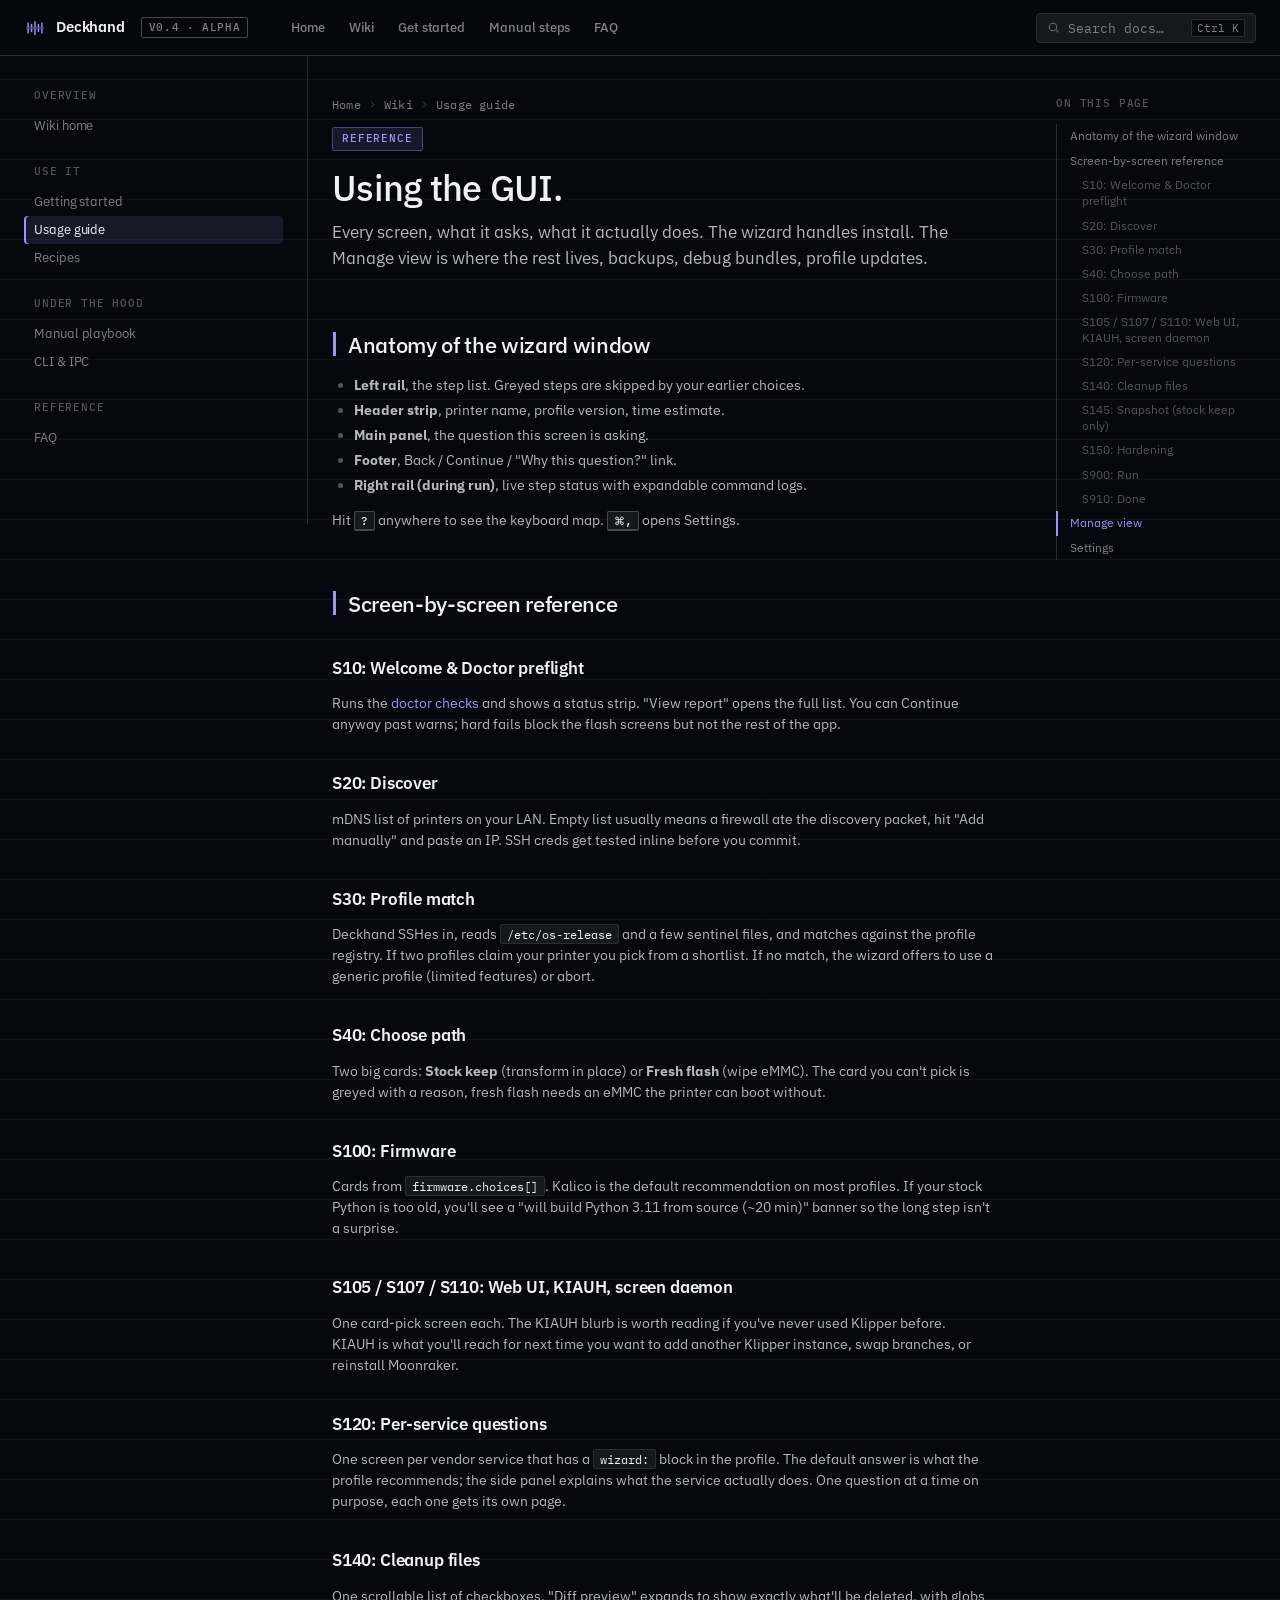
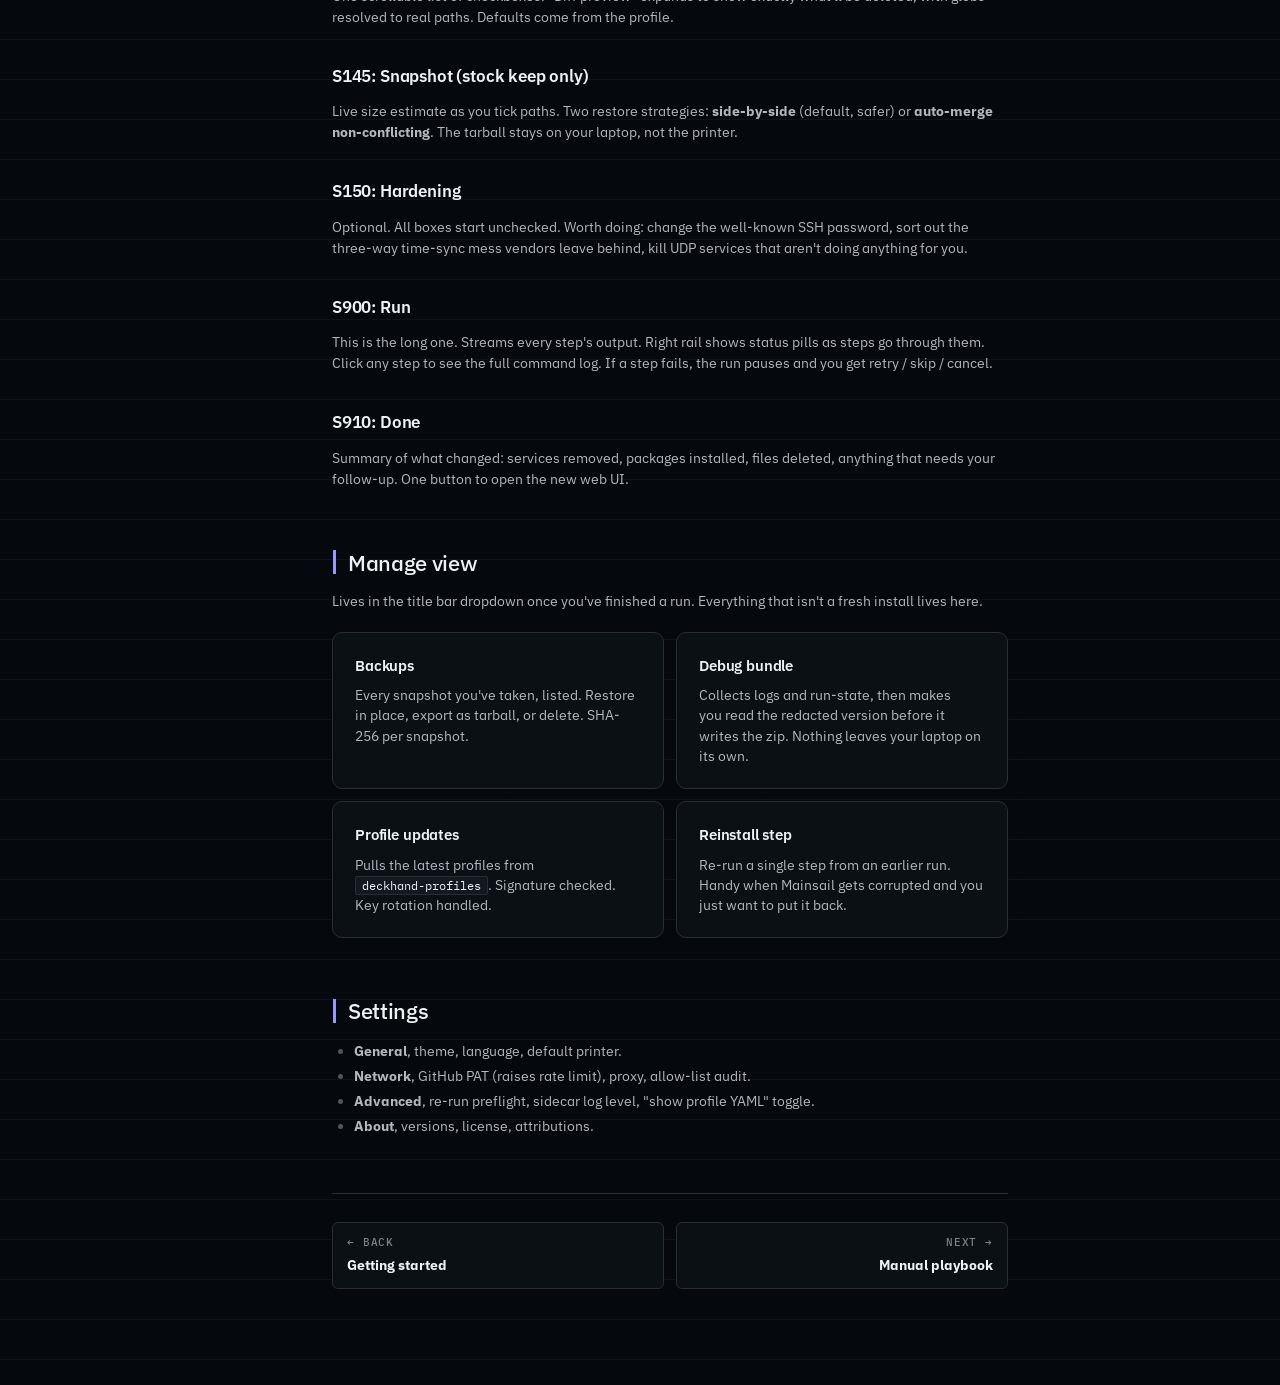
<file: site/usage.html>
<!doctype html>
<html lang="en">
<head>
<meta charset="utf-8" />
<meta name="viewport" content="width=device-width, initial-scale=1" />
<title>Usage guide: Deckhand</title>
<link rel="icon" type="image/svg+xml" href="favicon.svg" />
<link rel="stylesheet" href="styles.css" />
</head>
<body data-screen-label="Usage Guide">

<header class="topbar">
  <div class="topbar-inner">
    <a class="brand" href="index.html"><svg class="brand-mark" viewBox="0 0 32 32" aria-hidden="true"><rect x="3" y="14" width="26" height="4" fill="currentColor" opacity=".4"/><g stroke="currentColor" stroke-width="2" stroke-linecap="square" fill="none"><line x1="6" y1="9" x2="6" y2="14"/><line x1="11" y1="11" x2="11" y2="14"/><line x1="16" y1="7" x2="16" y2="14"/><line x1="21" y1="11" x2="21" y2="14"/><line x1="26" y1="9" x2="26" y2="14"/><line x1="6" y1="18" x2="6" y2="23"/><line x1="11" y1="18" x2="11" y2="21"/><line x1="16" y1="18" x2="16" y2="25"/><line x1="21" y1="18" x2="21" y2="21"/><line x1="26" y1="18" x2="26" y2="23"/></g></svg> Deckhand <span class="brand-tag">v0.4 · alpha</span></a>
    <nav class="topnav">
      <a href="index.html" data-nav="index.html">Home</a>
      <a href="wiki.html" data-nav="wiki.html">Wiki</a>
      <a href="getting-started.html" data-nav="getting-started.html">Get started</a>
      <a href="manual.html" data-nav="manual.html">Manual steps</a>
      <a href="faq.html" data-nav="faq.html">FAQ</a>
    </nav>
    <div class="topbar-spacer"></div>
    <button class="topbar-search" data-search><svg viewBox="0 0 24 24" fill="none" stroke="currentColor" stroke-width="2"><circle cx="11" cy="11" r="7"/><path d="m21 21-4.3-4.3"/></svg> Search docs… <span class="kbd-shortcut">⌘K</span></button>
  </div>
</header>

<div class="wiki-shell">
  <aside class="sidebar">
    <div class="sidebar-section"><div class="sidebar-section-title">Overview</div><a href="wiki.html" data-page="wiki.html">Wiki home</a></div>
    <div class="sidebar-section"><div class="sidebar-section-title">Use it</div><a href="getting-started.html" data-page="getting-started.html">Getting started</a><a href="usage.html" data-page="usage.html">Usage guide</a><a href="examples.html" data-page="examples.html">Recipes</a></div>
    <div class="sidebar-section"><div class="sidebar-section-title">Under the hood</div><a href="manual.html" data-page="manual.html">Manual playbook</a><a href="cli.html" data-page="cli.html">CLI &amp; IPC</a></div>
    <div class="sidebar-section"><div class="sidebar-section-title">Reference</div><a href="faq.html" data-page="faq.html">FAQ</a></div>
  </aside>

  <main class="wiki-content">
    <div class="crumbs"><a href="index.html">Home</a><svg viewBox="0 0 24 24" fill="none" stroke="currentColor" stroke-width="2"><path d="m9 18 6-6-6-6"/></svg><a href="wiki.html">Wiki</a><svg viewBox="0 0 24 24" fill="none" stroke="currentColor" stroke-width="2"><path d="m9 18 6-6-6-6"/></svg><span>Usage guide</span></div>

    <span class="lede-pill">Reference</span>
    <h1 class="page-h">Using the GUI.</h1>
    <p class="page-lede">Every screen, what it asks, what it actually does. The wizard handles install. The Manage view is where the rest lives, backups, debug bundles, profile updates.</p>

    <h2 id="anatomy">Anatomy of the wizard window</h2>
    <ul>
      <li><strong>Left rail</strong>, the step list. Greyed steps are skipped by your earlier choices.</li>
      <li><strong>Header strip</strong>, printer name, profile version, time estimate.</li>
      <li><strong>Main panel</strong>, the question this screen is asking.</li>
      <li><strong>Footer</strong>, Back / Continue / "Why this question?" link.</li>
      <li><strong>Right rail (during run)</strong>, live step status with expandable command logs.</li>
    </ul>
    <p>Hit <kbd>?</kbd> anywhere to see the keyboard map. <kbd>⌘,</kbd> opens Settings.</p>

    <h2 id="screens">Screen-by-screen reference</h2>

    <h3 id="s10">S10: Welcome &amp; Doctor preflight</h3>
    <p>Runs the <a href="manual.html#preflight">doctor checks</a> and shows a status strip. "View report" opens the full list. You can Continue anyway past warns; hard fails block the flash screens but not the rest of the app.</p>

    <h3 id="s20">S20: Discover</h3>
    <p>mDNS list of printers on your LAN. Empty list usually means a firewall ate the discovery packet, hit "Add manually" and paste an IP. SSH creds get tested inline before you commit.</p>

    <h3 id="s30">S30: Profile match</h3>
    <p>Deckhand SSHes in, reads <code>/etc/os-release</code> and a few sentinel files, and matches against the profile registry. If two profiles claim your printer you pick from a shortlist. If no match, the wizard offers to use a generic profile (limited features) or abort.</p>

    <h3 id="s40">S40: Choose path</h3>
    <p>Two big cards: <strong>Stock keep</strong> (transform in place) or <strong>Fresh flash</strong> (wipe eMMC). The card you can't pick is greyed with a reason, fresh flash needs an eMMC the printer can boot without.</p>

    <h3 id="s100">S100: Firmware</h3>
    <p>Cards from <code>firmware.choices[]</code>. Kalico is the default recommendation on most profiles. If your stock Python is too old, you'll see a "will build Python 3.11 from source (~20 min)" banner so the long step isn't a surprise.</p>

    <h3 id="s105-s110">S105 / S107 / S110: Web UI, KIAUH, screen daemon</h3>
    <p>One card-pick screen each. The KIAUH blurb is worth reading if you've never used Klipper before. KIAUH is what you'll reach for next time you want to add another Klipper instance, swap branches, or reinstall Moonraker.</p>

    <h3 id="s120">S120: Per-service questions</h3>
    <p>One screen per vendor service that has a <code>wizard:</code> block in the profile. The default answer is what the profile recommends; the side panel explains what the service actually does. One question at a time on purpose, each one gets its own page.</p>

    <h3 id="s140">S140: Cleanup files</h3>
    <p>One scrollable list of checkboxes. "Diff preview" expands to show exactly what'll be deleted, with globs resolved to real paths. Defaults come from the profile.</p>

    <h3 id="s145">S145: Snapshot (stock keep only)</h3>
    <p>Live size estimate as you tick paths. Two restore strategies: <strong>side-by-side</strong> (default, safer) or <strong>auto-merge non-conflicting</strong>. The tarball stays on your laptop, not the printer.</p>

    <h3 id="s150">S150: Hardening</h3>
    <p>Optional. All boxes start unchecked. Worth doing: change the well-known SSH password, sort out the three-way time-sync mess vendors leave behind, kill UDP services that aren't doing anything for you.</p>

    <h3 id="s900">S900: Run</h3>
    <p>This is the long one. Streams every step's output. Right rail shows status pills as steps go through them. Click any step to see the full command log. If a step fails, the run pauses and you get retry / skip / cancel.</p>

    <h3 id="s910">S910: Done</h3>
    <p>Summary of what changed: services removed, packages installed, files deleted, anything that needs your follow-up. One button to open the new web UI.</p>

    <h2 id="manage">Manage view</h2>
    <p>Lives in the title bar dropdown once you've finished a run. Everything that isn't a fresh install lives here.</p>

    <div class="card-grid">
      <div class="card">
        <h3 style="margin-top:0;font-size:15px;">Backups</h3>
        <p style="color:var(--text-muted);font-size:13.5px;margin:0;">Every snapshot you've taken, listed. Restore in place, export as tarball, or delete. SHA-256 per snapshot.</p>
      </div>
      <div class="card">
        <h3 style="margin-top:0;font-size:15px;">Debug bundle</h3>
        <p style="color:var(--text-muted);font-size:13.5px;margin:0;">Collects logs and run-state, then makes you read the redacted version before it writes the zip. Nothing leaves your laptop on its own.</p>
      </div>
      <div class="card">
        <h3 style="margin-top:0;font-size:15px;">Profile updates</h3>
        <p style="color:var(--text-muted);font-size:13.5px;margin:0;">Pulls the latest profiles from <code>deckhand-profiles</code>. Signature checked. Key rotation handled.</p>
      </div>
      <div class="card">
        <h3 style="margin-top:0;font-size:15px;">Reinstall step</h3>
        <p style="color:var(--text-muted);font-size:13.5px;margin:0;">Re-run a single step from an earlier run. Handy when Mainsail gets corrupted and you just want to put it back.</p>
      </div>
    </div>

    <h2 id="settings">Settings</h2>
    <ul>
      <li><strong>General</strong>, theme, language, default printer.</li>
      <li><strong>Network</strong>, GitHub PAT (raises rate limit), proxy, allow-list audit.</li>
      <li><strong>Advanced</strong>, re-run preflight, sidecar log level, "show profile YAML" toggle.</li>
      <li><strong>About</strong>, versions, license, attributions.</li>
    </ul>

    <div class="pager">
      <a href="getting-started.html"><span>← Back</span><strong>Getting started</strong></a>
      <a class="next" href="manual.html"><span>Next →</span><strong>Manual playbook</strong></a>
    </div>
  </main>

  <aside class="toc"><h4>On this page</h4><ul></ul></aside>
</div>

<div class="search-modal" id="search-modal"><div class="search-panel"><div class="search-input"><svg viewBox="0 0 24 24" fill="none" stroke="currentColor" stroke-width="2"><circle cx="11" cy="11" r="7"/><path d="m21 21-4.3-4.3"/></svg><input placeholder="Search the wiki…" /></div><div class="search-results"></div><div class="search-foot"><span><kbd>esc</kbd> close</span></div></div></div>

<script src="app.js"></script>

</body>
</html>
</file>
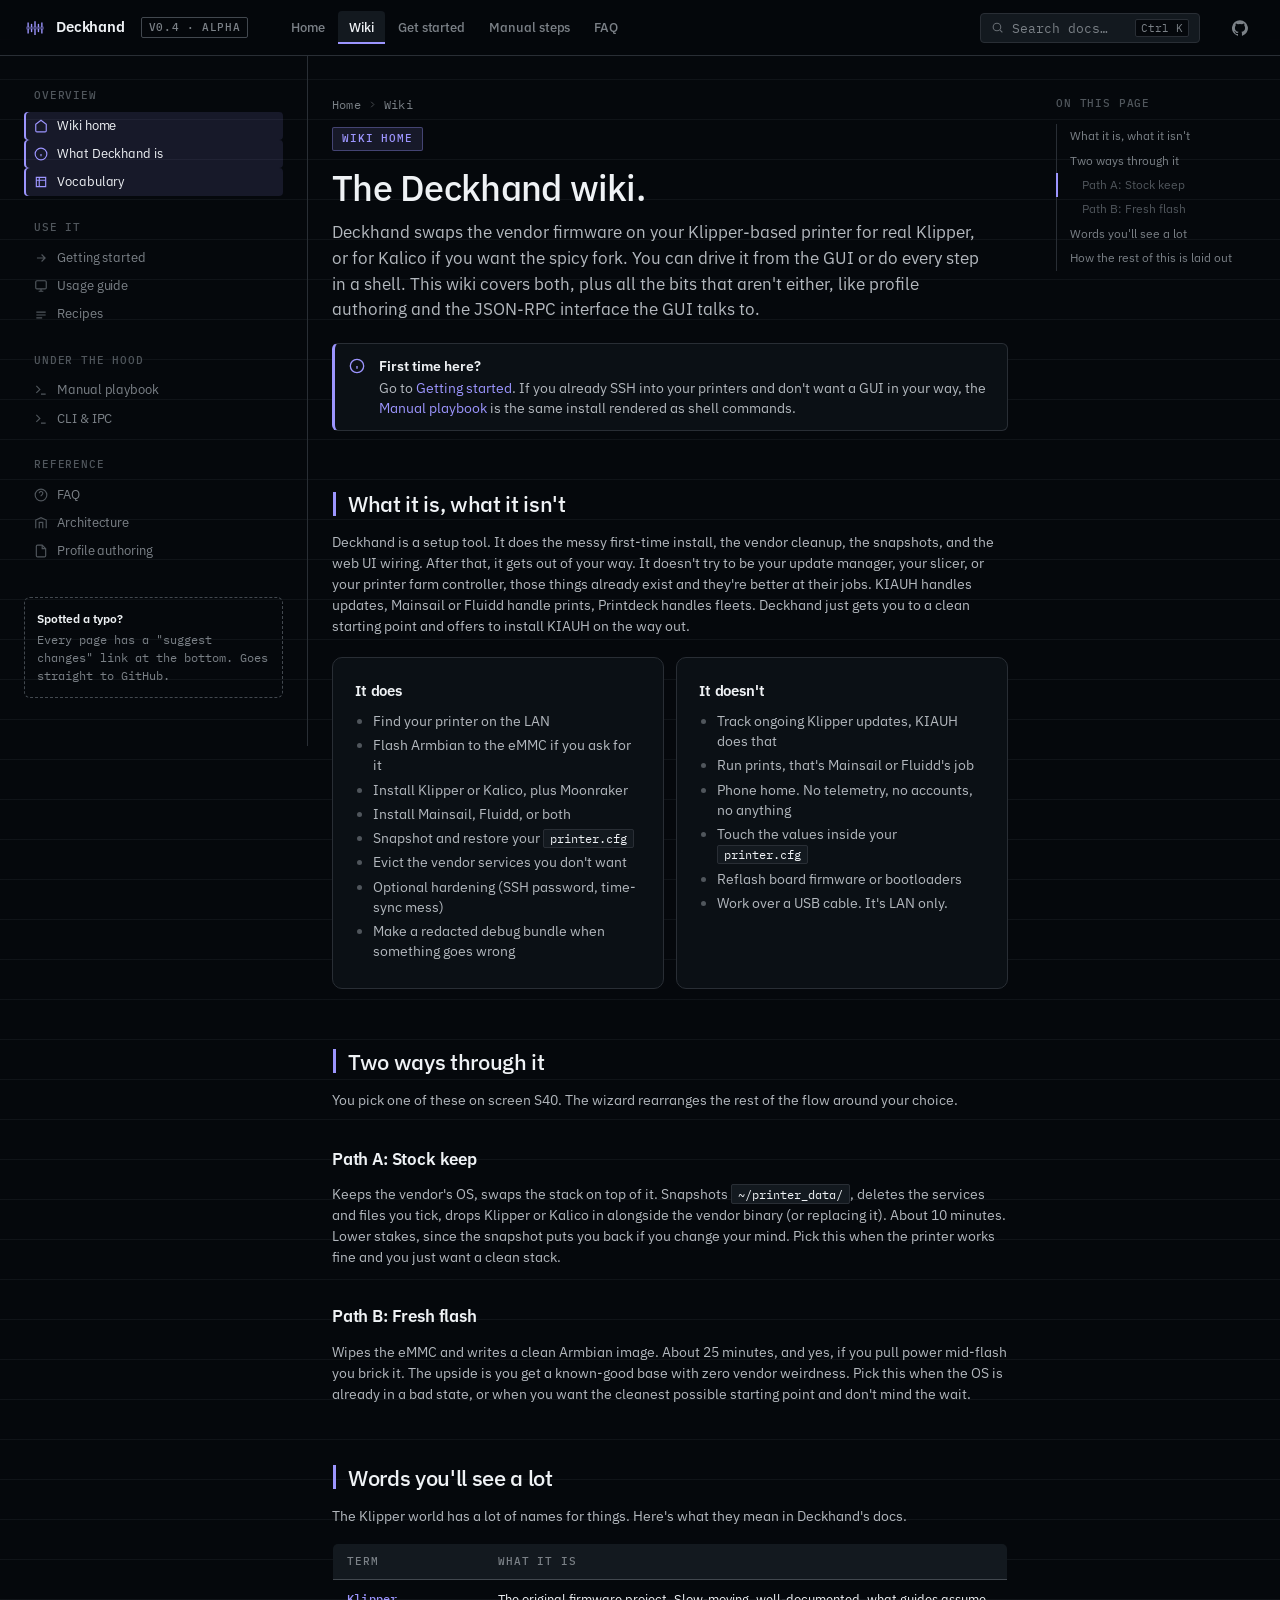
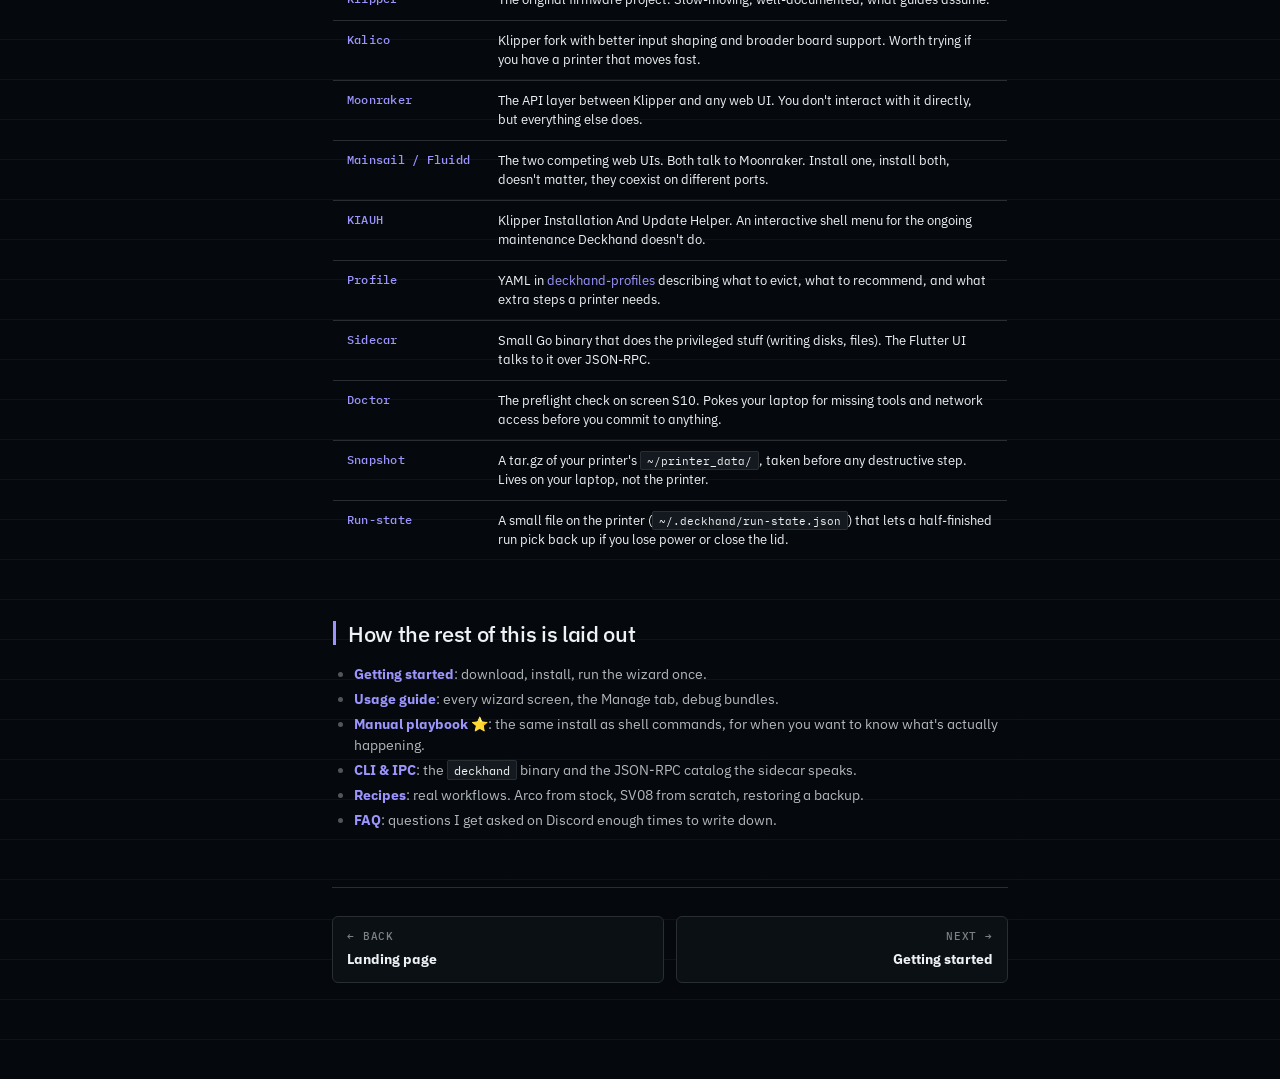
<file: site/wiki.html>
<!doctype html>
<html lang="en">
<head>
<meta charset="utf-8" />
<meta name="viewport" content="width=device-width, initial-scale=1" />
<title>Wiki: Deckhand</title>
<link rel="icon" type="image/svg+xml" href="favicon.svg" />
<link rel="stylesheet" href="styles.css" />
</head>
<body data-screen-label="Wiki Home">

<header class="topbar">
  <div class="topbar-inner">
    <a class="brand" href="index.html">
      <svg class="brand-mark" viewBox="0 0 32 32" aria-hidden="true"><rect x="3" y="14" width="26" height="4" fill="currentColor" opacity=".4"/><g stroke="currentColor" stroke-width="2" stroke-linecap="square" fill="none"><line x1="6" y1="9" x2="6" y2="14"/><line x1="11" y1="11" x2="11" y2="14"/><line x1="16" y1="7" x2="16" y2="14"/><line x1="21" y1="11" x2="21" y2="14"/><line x1="26" y1="9" x2="26" y2="14"/><line x1="6" y1="18" x2="6" y2="23"/><line x1="11" y1="18" x2="11" y2="21"/><line x1="16" y1="18" x2="16" y2="25"/><line x1="21" y1="18" x2="21" y2="21"/><line x1="26" y1="18" x2="26" y2="23"/></g></svg>
      Deckhand <span class="brand-tag">v0.4 · alpha</span>
    </a>
    <nav class="topnav">
      <a href="index.html" data-nav="index.html">Home</a>
      <a href="wiki.html" data-nav="wiki.html">Wiki</a>
      <a href="getting-started.html" data-nav="getting-started.html">Get started</a>
      <a href="manual.html" data-nav="manual.html">Manual steps</a>
      <a href="faq.html" data-nav="faq.html">FAQ</a>
    </nav>
    <div class="topbar-spacer"></div>
    <button class="topbar-search" data-search><svg viewBox="0 0 24 24" fill="none" stroke="currentColor" stroke-width="2"><circle cx="11" cy="11" r="7"/><path d="m21 21-4.3-4.3"/></svg> Search docs… <span class="kbd-shortcut">⌘K</span></button>
    <a class="topbar-icon" href="https://github.com/CepheusLabs/deckhand"><svg viewBox="0 0 24 24" fill="currentColor"><path d="M12 .3a12 12 0 0 0-3.8 23.4c.6.1.8-.3.8-.6v-2.1c-3.3.7-4-1.6-4-1.6-.5-1.4-1.3-1.7-1.3-1.7-1.1-.7.1-.7.1-.7 1.2.1 1.8 1.2 1.8 1.2 1 1.8 2.8 1.3 3.5 1 .1-.8.4-1.3.8-1.6-2.7-.3-5.5-1.3-5.5-6 0-1.3.5-2.4 1.2-3.2-.1-.3-.5-1.5.1-3.2 0 0 1-.3 3.3 1.2a11.5 11.5 0 0 1 6 0c2.3-1.5 3.3-1.2 3.3-1.2.6 1.7.2 2.9.1 3.2.7.8 1.2 1.9 1.2 3.2 0 4.7-2.8 5.7-5.5 6 .4.4.8 1.1.8 2.2v3.3c0 .3.2.7.8.6A12 12 0 0 0 12 .3"/></svg></a>
  </div>
</header>

<div class="wiki-shell">

  <!-- Sidebar -->
  <aside class="sidebar">
    <div class="sidebar-section">
      <div class="sidebar-section-title">Overview</div>
      <a href="wiki.html" data-page="wiki.html"><svg class="sb-icon" viewBox="0 0 24 24" fill="none" stroke="currentColor" stroke-width="2"><path d="M3 9 12 2l9 7v11a2 2 0 0 1-2 2H5a2 2 0 0 1-2-2z"/></svg> Wiki home</a>
      <a href="wiki.html#what" data-page="wiki.html"><svg class="sb-icon" viewBox="0 0 24 24" fill="none" stroke="currentColor" stroke-width="2"><circle cx="12" cy="12" r="10"/><path d="M12 16v-4M12 8h.01"/></svg> What Deckhand is</a>
      <a href="wiki.html#vocab" data-page="wiki.html"><svg class="sb-icon" viewBox="0 0 24 24" fill="none" stroke="currentColor" stroke-width="2"><path d="M4 4h16v16H4zM4 9h16M9 4v16"/></svg> Vocabulary</a>
    </div>
    <div class="sidebar-section">
      <div class="sidebar-section-title">Use it</div>
      <a href="getting-started.html" data-page="getting-started.html"><svg class="sb-icon" viewBox="0 0 24 24" fill="none" stroke="currentColor" stroke-width="2"><path d="M5 12h14M13 6l6 6-6 6"/></svg> Getting started</a>
      <a href="usage.html" data-page="usage.html"><svg class="sb-icon" viewBox="0 0 24 24" fill="none" stroke="currentColor" stroke-width="2"><rect x="3" y="3" width="18" height="14" rx="2"/><path d="M8 21h8M12 17v4"/></svg> Usage guide</a>
      <a href="examples.html" data-page="examples.html"><svg class="sb-icon" viewBox="0 0 24 24" fill="none" stroke="currentColor" stroke-width="2"><path d="M4 7h16M4 12h16M4 17h10"/></svg> Recipes</a>
    </div>
    <div class="sidebar-section">
      <div class="sidebar-section-title">Under the hood</div>
      <a href="manual.html" data-page="manual.html"><svg class="sb-icon" viewBox="0 0 24 24" fill="none" stroke="currentColor" stroke-width="2"><path d="m4 17 6-6-6-6m8 14h8"/></svg> Manual playbook</a>
      <a href="cli.html" data-page="cli.html"><svg class="sb-icon" viewBox="0 0 24 24" fill="none" stroke="currentColor" stroke-width="2"><path d="m4 17 6-6-6-6m8 14h8"/></svg> CLI &amp; IPC</a>
    </div>
    <div class="sidebar-section">
      <div class="sidebar-section-title">Reference</div>
      <a href="faq.html" data-page="faq.html"><svg class="sb-icon" viewBox="0 0 24 24" fill="none" stroke="currentColor" stroke-width="2"><circle cx="12" cy="12" r="10"/><path d="M9.1 9a3 3 0 1 1 5.8 1c0 2-3 2-3 4M12 17h.01"/></svg> FAQ</a>
      <a href="https://github.com/CepheusLabs/deckhand/blob/main/docs/ARCHITECTURE.md"><svg class="sb-icon" viewBox="0 0 24 24" fill="none" stroke="currentColor" stroke-width="2"><path d="M3 21V7l9-4 9 4v14M9 21V11h6v10"/></svg> Architecture</a>
      <a href="https://github.com/CepheusLabs/deckhand-profiles/blob/main/AUTHORING.md"><svg class="sb-icon" viewBox="0 0 24 24" fill="none" stroke="currentColor" stroke-width="2"><path d="M14 2H6a2 2 0 0 0-2 2v16a2 2 0 0 0 2 2h12a2 2 0 0 0 2-2V8z"/><path d="M14 2v6h6"/></svg> Profile authoring</a>
    </div>
    <div class="sidebar-foot">
      <strong>Spotted a typo?</strong>
      Every page has a "suggest changes" link at the bottom. Goes straight to GitHub.
    </div>
  </aside>

  <!-- Main content -->
  <main class="wiki-content">
    <div class="crumbs">
      <a href="index.html">Home</a>
      <svg viewBox="0 0 24 24" fill="none" stroke="currentColor" stroke-width="2"><path d="m9 18 6-6-6-6"/></svg>
      <span>Wiki</span>
    </div>

    <span class="lede-pill">Wiki home</span>
    <h1 class="page-h">The Deckhand wiki.</h1>
    <p class="page-lede">Deckhand swaps the vendor firmware on your Klipper-based printer for real Klipper, or for Kalico if you want the spicy fork. You can drive it from the GUI or do every step in a shell. This wiki covers both, plus all the bits that aren't either, like profile authoring and the JSON-RPC interface the GUI talks to.</p>

    <div class="callout">
      <svg viewBox="0 0 24 24" fill="none" stroke="currentColor" stroke-width="2"><circle cx="12" cy="12" r="10"/><path d="M12 16v-4M12 8h.01"/></svg>
      <div>
        <div class="callout-title">First time here?</div>
        <p>Go to <a href="getting-started.html">Getting started</a>. If you already SSH into your printers and don't want a GUI in your way, the <a href="manual.html">Manual playbook</a> is the same install rendered as shell commands.</p>
      </div>
    </div>

    <h2 id="what">What it is, what it isn't</h2>
    <p>Deckhand is a setup tool. It does the messy first-time install, the vendor cleanup, the snapshots, and the web UI wiring. After that, it gets out of your way. It doesn't try to be your update manager, your slicer, or your printer farm controller, those things already exist and they're better at their jobs. KIAUH handles updates, Mainsail or Fluidd handle prints, Printdeck handles fleets. Deckhand just gets you to a clean starting point and offers to install KIAUH on the way out.</p>

    <div class="card-grid">
      <div class="card">
        <h3 style="margin-top:0;font-size:15px;">It does</h3>
        <ul style="margin:8px 0 0;padding-left:18px;color:var(--text-muted);font-size:13.5px;">
          <li>Find your printer on the LAN</li>
          <li>Flash Armbian to the eMMC if you ask for it</li>
          <li>Install Klipper or Kalico, plus Moonraker</li>
          <li>Install Mainsail, Fluidd, or both</li>
          <li>Snapshot and restore your <code>printer.cfg</code></li>
          <li>Evict the vendor services you don't want</li>
          <li>Optional hardening (SSH password, time-sync mess)</li>
          <li>Make a redacted debug bundle when something goes wrong</li>
        </ul>
      </div>
      <div class="card">
        <h3 style="margin-top:0;font-size:15px;">It doesn't</h3>
        <ul style="margin:8px 0 0;padding-left:18px;color:var(--text-muted);font-size:13.5px;">
          <li>Track ongoing Klipper updates, KIAUH does that</li>
          <li>Run prints, that's Mainsail or Fluidd's job</li>
          <li>Phone home. No telemetry, no accounts, no anything</li>
          <li>Touch the values inside your <code>printer.cfg</code></li>
          <li>Reflash board firmware or bootloaders</li>
          <li>Work over a USB cable. It's LAN only.</li>
        </ul>
      </div>
    </div>

    <h2 id="paths">Two ways through it</h2>
    <p>You pick one of these on screen S40. The wizard rearranges the rest of the flow around your choice.</p>

    <h3 id="path-a">Path A: Stock keep</h3>
    <p>Keeps the vendor's OS, swaps the stack on top of it. Snapshots <code>~/printer_data/</code>, deletes the services and files you tick, drops Klipper or Kalico in alongside the vendor binary (or replacing it). About 10 minutes. Lower stakes, since the snapshot puts you back if you change your mind. Pick this when the printer works fine and you just want a clean stack.</p>

    <h3 id="path-b">Path B: Fresh flash</h3>
    <p>Wipes the eMMC and writes a clean Armbian image. About 25 minutes, and yes, if you pull power mid-flash you brick it. The upside is you get a known-good base with zero vendor weirdness. Pick this when the OS is already in a bad state, or when you want the cleanest possible starting point and don't mind the wait.</p>

    <h2 id="vocab">Words you'll see a lot</h2>
    <p>The Klipper world has a lot of names for things. Here's what they mean in Deckhand's docs.</p>

    <table class="steps-table">
      <thead><tr><th>Term</th><th>What it is</th></tr></thead>
      <tbody>
        <tr><td>Klipper</td><td>The original firmware project. Slow-moving, well-documented, what guides assume.</td></tr>
        <tr><td>Kalico</td><td>Klipper fork with better input shaping and broader board support. Worth trying if you have a printer that moves fast.</td></tr>
        <tr><td>Moonraker</td><td>The API layer between Klipper and any web UI. You don't interact with it directly, but everything else does.</td></tr>
        <tr><td>Mainsail / Fluidd</td><td>The two competing web UIs. Both talk to Moonraker. Install one, install both, doesn't matter, they coexist on different ports.</td></tr>
        <tr><td>KIAUH</td><td>Klipper Installation And Update Helper. An interactive shell menu for the ongoing maintenance Deckhand doesn't do.</td></tr>
        <tr><td>Profile</td><td>YAML in <a href="https://github.com/CepheusLabs/deckhand-profiles">deckhand-profiles</a> describing what to evict, what to recommend, and what extra steps a printer needs.</td></tr>
        <tr><td>Sidecar</td><td>Small Go binary that does the privileged stuff (writing disks, files). The Flutter UI talks to it over JSON-RPC.</td></tr>
        <tr><td>Doctor</td><td>The preflight check on screen S10. Pokes your laptop for missing tools and network access before you commit to anything.</td></tr>
        <tr><td>Snapshot</td><td>A tar.gz of your printer's <code>~/printer_data/</code>, taken before any destructive step. Lives on your laptop, not the printer.</td></tr>
        <tr><td>Run-state</td><td>A small file on the printer (<code>~/.deckhand/run-state.json</code>) that lets a half-finished run pick back up if you lose power or close the lid.</td></tr>
      </tbody>
    </table>

    <h2 id="orient">How the rest of this is laid out</h2>
    <ul>
      <li><a href="getting-started.html"><strong>Getting started</strong></a>: download, install, run the wizard once.</li>
      <li><a href="usage.html"><strong>Usage guide</strong></a>: every wizard screen, the Manage tab, debug bundles.</li>
      <li><a href="manual.html"><strong>Manual playbook</strong></a> ⭐: the same install as shell commands, for when you want to know what's actually happening.</li>
      <li><a href="cli.html"><strong>CLI &amp; IPC</strong></a>: the <code>deckhand</code> binary and the JSON-RPC catalog the sidecar speaks.</li>
      <li><a href="examples.html"><strong>Recipes</strong></a>: real workflows. Arco from stock, SV08 from scratch, restoring a backup.</li>
      <li><a href="faq.html"><strong>FAQ</strong></a>: questions I get asked on Discord enough times to write down.</li>
    </ul>

    <div class="pager">
      <a href="index.html">
        <span>← Back</span>
        <strong>Landing page</strong>
      </a>
      <a class="next" href="getting-started.html">
        <span>Next →</span>
        <strong>Getting started</strong>
      </a>
    </div>
  </main>

  <!-- TOC -->
  <aside class="toc">
    <h4>On this page</h4>
    <ul></ul>
  </aside>
</div>

<!-- Search modal -->
<div class="search-modal" id="search-modal">
  <div class="search-panel">
    <div class="search-input"><svg viewBox="0 0 24 24" fill="none" stroke="currentColor" stroke-width="2"><circle cx="11" cy="11" r="7"/><path d="m21 21-4.3-4.3"/></svg><input placeholder="Search the wiki…" /></div>
    <div class="search-results">
      <div class="search-result is-selected">Getting started · Install <span class="sr-where">getting-started.html</span></div>
      <div class="search-result">Manual playbook · Stock keep <span class="sr-where">manual.html#stock-keep</span></div>
      <div class="search-result">🛠 CLI · deckhand doctor <span class="sr-where">cli.html#doctor</span></div>
    </div>
    <div class="search-foot"><span><kbd>↑</kbd><kbd>↓</kbd> nav</span><span><kbd>↵</kbd> open</span><span><kbd>esc</kbd> close</span></div>
  </div>
</div>

<script src="app.js"></script>

</body>
</html>
</file>
<file: site/styles.css>
/* ============================================================
   Deckhand wiki + landing — design tokens
   Mirrors the Flutter app theme (deckhand_tokens.dart):
     · UV-violet accent (OKLCH 0.72 0.15 285)
     · Cool slate neutrals (OKLCH * * 250)
     · IBM Plex Sans + IBM Plex Mono
     · Small technical radii (2/4/6/10)
     · Horizontal "workshop" grid backdrop
   Tokens map 1:1 to the Dart bundle so the brand reads identically.
   ============================================================ */

/* IBM Plex from Google Fonts */
@import url('https://fonts.googleapis.com/css2?family=IBM+Plex+Mono:wght@400;500;600&family=IBM+Plex+Sans:wght@400;500;600;700&display=swap');

:root {
  /* === Surface ladder (ink0..ink4) — dark mode default === */
  --ink0:        oklch(0.13 0.012 250);   /* page bg */
  --ink1:        oklch(0.17 0.013 250);   /* panels, cards */
  --ink2:        oklch(0.21 0.014 250);   /* raised */
  --ink3:        oklch(0.26 0.015 250);   /* hover */
  --ink4:        oklch(0.32 0.016 250);   /* highlight */

  --line:        oklch(0.30 0.014 250);
  --line-soft:   oklch(0.25 0.013 250);
  --rule:        oklch(0.40 0.014 250);
  --grid-line:   oklch(0.22 0.012 250 / 0.6);

  --text:        oklch(0.96 0.005 250);
  --text-2:      oklch(0.78 0.010 250);
  --text-3:      oklch(0.60 0.012 250);
  --text-4:      oklch(0.45 0.013 250);

  /* === Accent — UV violet === */
  --accent:        oklch(0.72 0.15 285);
  --accent-dim:    oklch(0.64 0.11 285);
  --accent-bright: oklch(0.82 0.15 285);
  --accent-soft:   oklch(0.72 0.15 285 / 0.12);
  --accent-line:   oklch(0.72 0.15 285 / 0.35);
  --accent-fg:     oklch(0.16 0.012 285);

  /* === Status === */
  --ok:    oklch(0.78 0.13 145);
  --warn:  oklch(0.80 0.14  75);
  --bad:   oklch(0.70 0.18  25);
  --info:  oklch(0.78 0.10 220);

  --ok-soft:   oklch(0.78 0.13 145 / 0.10);
  --warn-soft: oklch(0.80 0.14  75 / 0.10);
  --bad-soft:  oklch(0.70 0.18  25 / 0.10);

  /* Legacy aliases used throughout the old stylesheet — point them at the new ladder */
  --bg:           var(--ink0);
  --bg-alt:       var(--ink1);
  --bg-soft:      var(--ink2);
  --card:         var(--ink1);
  --card-hi:      var(--ink2);
  --border:       var(--line);
  --border-hi:    var(--rule);
  --text-muted:   var(--text-2);
  --text-dim:     var(--text-3);
  --accent-hi:    var(--accent-bright);
  --green:        var(--ok);
  --amber:        var(--warn);
  --danger:       var(--bad);

  /* === Type === */
  --font-sans:  'IBM Plex Sans', ui-sans-serif, -apple-system, "Segoe UI", "Helvetica Neue", Arial, sans-serif;
  --font-mono:  'IBM Plex Mono', ui-monospace, "SFMono-Regular", Menlo, Consolas, monospace;
  --font-serif: "Iowan Old Style", "Charter", "Georgia", serif;

  /* === Radii (technical scale: r1..r4) === */
  --r1: 2px;
  --r2: 4px;
  --r3: 6px;
  --r4: 10px;
  /* legacy aliases */
  --rad-s:  var(--r2);
  --rad-m:  var(--r3);
  --rad-l:  var(--r4);
  --rad-xl: 14px;

  /* === Density (--u in source) === */
  --u: 5px;

  --shadow-1: 0 1px 0 rgb(255 255 255 / 0.02) inset, 0 1px 2px rgb(0 0 0 / 0.4);
  --shadow-2: 0 12px 32px -12px rgb(0 0 0 / 0.55), 0 2px 6px rgb(0 0 0 / 0.35);

  /* === Layout === */
  --nav-h: 56px;
  --side-w: 260px;
  --content-max: 760px;
}

/* === Light mode === */
:root[data-theme="light"] {
  --ink0:        oklch(0.985 0.003 250);
  --ink1:        oklch(0.97  0.004 250);
  --ink2:        oklch(0.945 0.005 250);
  --ink3:        oklch(0.92  0.006 250);
  --ink4:        oklch(0.88  0.008 250);

  --line:        oklch(0.85  0.008 250);
  --line-soft:   oklch(0.90  0.006 250);
  --rule:        oklch(0.72  0.010 250);
  --grid-line:   oklch(0.90  0.006 250 / 0.7);

  --text:        oklch(0.18  0.012 250);
  --text-2:      oklch(0.36  0.012 250);
  --text-3:      oklch(0.50  0.012 250);
  --text-4:      oklch(0.62  0.010 250);

  --accent:        oklch(0.55 0.20 285);
  --accent-dim:    oklch(0.47 0.17 285);
  --accent-bright: oklch(0.63 0.20 285);
  --accent-soft:   oklch(0.55 0.20 285 / 0.10);
  --accent-line:   oklch(0.55 0.20 285 / 0.30);
  --accent-fg:     #fcfcfc;

  --ok:    oklch(0.50 0.16 145);
  --warn:  oklch(0.55 0.16  65);
  --bad:   oklch(0.52 0.20  25);
  --info:  oklch(0.55 0.13 220);
}

* { box-sizing: border-box; }
html, body { margin: 0; padding: 0; }
html {
  scroll-behavior: smooth;
  scroll-padding-top: 80px;
  /* Workshop-instrument horizontal grid (matches GridBackground.dart, 40px cadence) */
  background:
    repeating-linear-gradient(
      to bottom,
      transparent 0,
      transparent 39px,
      var(--grid-line) 39px,
      var(--grid-line) 40px
    ),
    var(--ink0);
}

body {
  font-family: var(--font-sans);
  background: transparent;
  color: var(--text);
  line-height: 1.5;
  font-size: 14px;
  -webkit-font-smoothing: antialiased;
  text-rendering: optimizeLegibility;
  font-feature-settings: "ss01", "cv02";
}

a { color: var(--accent); text-decoration: none; }
a:hover { color: var(--accent-bright); text-decoration: underline; text-underline-offset: 3px; }

::selection { background: var(--accent-soft); color: var(--text); }

/* Mono treatment matches the Dart titleSmall + screen-ID convention */
code, kbd, pre, samp { font-family: var(--font-mono); font-size: 0.92em; }
code {
  background: var(--ink2);
  border: 1px solid var(--line);
  padding: 1px 6px;
  border-radius: var(--r1);
  color: var(--text);
  white-space: nowrap;
  font-size: 0.88em;
}
pre {
  background: var(--ink0);
  border: 1px solid var(--line);
  border-radius: var(--r3);
  padding: 14px 16px;
  overflow-x: auto;
  margin: 16px 0;
  line-height: 1.55;
  font-size: 12.5px;
  position: relative;
}
pre::before {
  content: "";
  position: absolute;
  left: 0; top: 0; bottom: 0;
  width: 2px;
  background: var(--accent);
  opacity: 0.5;
}
pre code { background: none; border: none; padding: 0; white-space: pre; color: var(--text); font-size: inherit; }

kbd {
  background: var(--ink2);
  border: 1px solid var(--rule);
  border-bottom-width: 2px;
  padding: 1px 6px;
  border-radius: var(--r1);
  font-size: 0.82em;
  color: var(--text);
  font-weight: 500;
}

hr { border: none; border-top: 1px solid var(--line); margin: 32px 0; }

/* ============================================================
   Top nav (shared)
   ============================================================ */
.topbar {
  position: sticky; top: 0; z-index: 30;
  background: color-mix(in oklab, var(--ink0) 85%, transparent);
  backdrop-filter: blur(10px);
  -webkit-backdrop-filter: blur(10px);
  border-bottom: 1px solid var(--line);
  height: var(--nav-h);
}
.topbar-inner {
  height: 100%;
  max-width: 1280px;
  margin: 0 auto;
  padding: 0 24px;
  display: flex;
  align-items: center;
  gap: 24px;
}
.brand {
  display: flex; align-items: center; gap: 10px;
  font-weight: 600; font-size: 15px; letter-spacing: -0.01em;
  color: var(--text);
}
.brand:hover { text-decoration: none; color: var(--text); }
.brand-mark {
  width: 22px; height: 22px;
  color: var(--accent);
  flex: none;
}
.brand-tag {
  font-family: var(--font-mono);
  font-size: 10.5px; color: var(--text-3); letter-spacing: 0.06em;
  text-transform: uppercase; padding: 2px 7px;
  border: 1px solid var(--rule); border-radius: var(--r1);
  margin-left: 6px;
  font-weight: 500;
}

.topnav {
  display: flex; gap: 2px; align-items: center;
  margin-left: 8px;
}
.topnav a {
  color: var(--text-3);
  font-size: 13px;
  padding: 7px 11px;
  border-radius: var(--r2);
  font-weight: 500;
  letter-spacing: -0.005em;
}
.topnav a:hover { color: var(--text); background: var(--ink2); text-decoration: none; }
.topnav a.is-active {
  color: var(--text);
  background: var(--ink2);
  box-shadow: inset 0 -2px 0 var(--accent);
  border-radius: var(--r2) var(--r2) 0 0;
}

.topbar-spacer { flex: 1; }

.topbar-search {
  display: flex; align-items: center; gap: 8px;
  background: var(--ink2);
  border: 1px solid var(--line);
  border-radius: var(--r2);
  padding: 5px 10px;
  font-size: 12.5px;
  color: var(--text-3);
  min-width: 220px;
  cursor: text;
  font-family: var(--font-mono);
}
.topbar-search:hover { border-color: var(--rule); }
.topbar-search:focus-within { border-color: var(--accent); box-shadow: 0 0 0 1.5px var(--accent); }
.topbar-search svg { width: 13px; height: 13px; opacity: 0.8; }
.topbar-search .kbd-shortcut {
  margin-left: auto; font-family: var(--font-mono); font-size: 10.5px;
  background: var(--ink0);
  border: 1px solid var(--line);
  padding: 1px 5px; border-radius: var(--r1);
  color: var(--text-3);
}

.topbar-icon {
  width: 32px; height: 32px;
  display: inline-flex; align-items: center; justify-content: center;
  color: var(--text-3);
  border-radius: var(--r2);
}
.topbar-icon:hover { color: var(--text); background: var(--ink2); text-decoration: none; }
.topbar-icon svg { width: 16px; height: 16px; }

/* ============================================================
   Page layout: landing
   ============================================================ */
.container {
  max-width: 1120px;
  margin: 0 auto;
  padding: 0 24px;
}

/* ============================================================
   Page layout: wiki (sidebar + content + toc)
   ============================================================ */
.wiki-shell {
  display: grid;
  grid-template-columns: var(--side-w) minmax(0, 1fr) 200px;
  gap: 48px;
  max-width: 1280px;
  margin: 0 auto;
  padding: 0 24px;
  align-items: start;
}

.sidebar {
  position: sticky;
  top: var(--nav-h);
  max-height: calc(100vh - var(--nav-h));
  overflow-y: auto;
  padding: 32px 0 48px;
  font-size: 13px;
  border-right: 1px solid var(--line);
  margin-right: -24px;
  padding-right: 24px;
}
.sidebar::-webkit-scrollbar { width: 6px; }
.sidebar::-webkit-scrollbar-thumb { background: var(--rule); border-radius: var(--r1); }

.sidebar-section { margin-bottom: 24px; }
.sidebar-section-title {
  font-family: var(--font-mono);
  font-size: 10.5px;
  text-transform: uppercase;
  letter-spacing: 0.08em;
  color: var(--text-4);
  font-weight: 500;
  margin: 0 0 8px;
  padding: 0 10px;
}
.sidebar a {
  display: flex; align-items: center; gap: 9px;
  color: var(--text-3);
  padding: 5px 10px;
  border-radius: var(--r2);
  line-height: 1.4;
  letter-spacing: -0.005em;
}
.sidebar a:hover { color: var(--text); background: var(--ink2); text-decoration: none; }
.sidebar a.is-active {
  color: var(--text);
  background: var(--accent-soft);
  box-shadow: inset 2px 0 0 var(--accent);
}
.sidebar a.is-active .sb-icon { color: var(--accent); }
.sb-icon {
  width: 14px; height: 14px;
  flex: none;
  color: var(--text-4);
}
.sidebar a:hover .sb-icon { color: var(--text-3); }

.sidebar-foot {
  margin-top: 32px;
  padding: 12px;
  border: 1px dashed var(--rule);
  border-radius: var(--r3);
  font-size: 12px;
  color: var(--text-3);
  font-family: var(--font-mono);
}
.sidebar-foot strong { color: var(--text); display: block; margin-bottom: 3px; font-family: var(--font-sans); font-weight: 600; }

/* TOC right rail */
.toc {
  position: sticky;
  top: var(--nav-h);
  max-height: calc(100vh - var(--nav-h));
  overflow-y: auto;
  padding: 40px 0 48px;
  font-size: 12px;
}
.toc h4 {
  font-family: var(--font-mono);
  font-size: 10.5px;
  text-transform: uppercase;
  letter-spacing: 0.08em;
  color: var(--text-4);
  font-weight: 500;
  margin: 0 0 12px;
}
.toc ul { list-style: none; padding: 0; margin: 0; border-left: 1px solid var(--line); }
.toc li a {
  display: block;
  color: var(--text-3);
  padding: 4px 0 4px 12px;
  margin-left: -1px;
  border-left: 2px solid transparent;
  line-height: 1.4;
}
.toc li a:hover { color: var(--text); text-decoration: none; }
.toc li a.is-active {
  color: var(--accent);
  border-left-color: var(--accent);
}
.toc li.lvl-3 a { padding-left: 24px; font-size: 11.5px; color: var(--text-4); }

/* Wiki content column */
.wiki-content {
  padding: 40px 0 96px;
  max-width: var(--content-max);
}

.crumbs {
  display: flex; align-items: center; gap: 6px;
  font-family: var(--font-mono);
  font-size: 11.5px;
  color: var(--text-3);
  margin-bottom: 14px;
  letter-spacing: 0.02em;
}
.crumbs a { color: var(--text-3); }
.crumbs a:hover { color: var(--text); }
.crumbs svg { width: 11px; height: 11px; opacity: 0.6; }

.page-h {
  font-size: 36px; line-height: 1.15; letter-spacing: -0.02em;
  margin: 0 0 12px;
  font-weight: 500;
  color: var(--text);
}
.page-lede {
  font-size: 16.5px; color: var(--text-2); margin: 0 0 28px;
  max-width: 660px;
  text-wrap: pretty;
  line-height: 1.55;
}

.wiki-content h2 {
  font-size: 22px; margin: 56px 0 12px;
  letter-spacing: -0.015em;
  scroll-margin-top: 80px;
  display: flex; align-items: center; gap: 12px;
  font-weight: 500;
  color: var(--text);
}
/* Caliper-style title rule — short slab in accent, mirrors the logo's tick character */
.wiki-content h2::before {
  content: "";
  width: 3px; height: 18px;
  background: var(--accent);
  border-radius: 0;
  flex: none;
  box-shadow: 0 -3px 0 var(--accent), 0 3px 0 var(--accent);
  margin-left: 1px;
}
.wiki-content h3 {
  font-size: 17px; margin: 36px 0 8px;
  scroll-margin-top: 80px;
  letter-spacing: -0.01em;
  font-weight: 600;
  color: var(--text);
}
.wiki-content h4 {
  font-family: var(--font-mono);
  font-size: 11px; margin: 24px 0 6px;
  text-transform: uppercase; letter-spacing: 0.08em;
  color: var(--text-2);
  font-weight: 500;
}

.wiki-content p { margin: 12px 0; text-wrap: pretty; color: var(--text-2); }
.wiki-content ul, .wiki-content ol { padding-left: 22px; }
.wiki-content li { margin: 4px 0; color: var(--text-2); }
.wiki-content li::marker { color: var(--text-4); }

.lede-pill {
  display: inline-flex; align-items: center; gap: 6px;
  font-family: var(--font-mono);
  font-size: 10.5px;
  text-transform: uppercase;
  letter-spacing: 0.08em;
  font-weight: 500;
  color: var(--accent);
  background: var(--accent-soft);
  padding: 3px 9px;
  border-radius: var(--r1);
  margin-bottom: 16px;
  border: 1px solid var(--accent-line);
}

/* ============================================================
   Cards / panels — small radii, single-pixel rules, no surface tint
   ============================================================ */
.card {
  background: var(--ink1);
  border: 1px solid var(--line);
  border-radius: var(--r4);
  padding: 22px;
}
.card-grid { display: grid; gap: 12px; grid-template-columns: repeat(auto-fit, minmax(240px, 1fr)); margin: 20px 0; }

.callout {
  display: grid; grid-template-columns: 18px 1fr; gap: 12px;
  background: var(--ink1);
  border: 1px solid var(--line);
  border-left: 3px solid var(--accent);
  border-radius: var(--r3);
  padding: 12px 14px;
  margin: 20px 0;
  font-size: 13.5px;
}
.callout svg { width: 16px; height: 16px; color: var(--accent); margin-top: 2px; }
.callout-title { font-weight: 600; margin-bottom: 2px; color: var(--text); font-size: 13.5px; }
.callout p { margin: 0; color: var(--text-2); }
.callout--warn { border-left-color: var(--warn); }
.callout--warn svg { color: var(--warn); }
.callout--danger { border-left-color: var(--bad); background: color-mix(in oklab, var(--bad) 5%, var(--ink1)); }
.callout--danger svg { color: var(--bad); }
.callout--ok { border-left-color: var(--ok); }
.callout--ok svg { color: var(--ok); }

/* Side-by-side: GUI vs manual */
.parallel {
  display: grid; grid-template-columns: 1fr 1fr; gap: 0;
  margin: 18px 0 28px;
  border: 1px solid var(--line);
  border-radius: var(--r4);
  overflow: hidden;
}
.parallel > div { padding: 16px 18px; }
.parallel > div + div { border-left: 1px solid var(--line); }
.parallel-head {
  display: flex; align-items: center; gap: 8px;
  font-family: var(--font-mono);
  font-size: 10.5px; text-transform: uppercase; letter-spacing: 0.08em;
  color: var(--text-3); font-weight: 500;
  margin-bottom: 10px;
}
.parallel-head svg { width: 12px; height: 12px; }
.parallel--gui { background: var(--ink1); }
.parallel--gui .parallel-head { color: var(--accent); }
.parallel--manual { background: color-mix(in oklab, var(--ok) 4%, var(--ink1)); }
.parallel--manual .parallel-head { color: var(--ok); }
.parallel ol, .parallel ul { margin: 0; padding-left: 18px; }
.parallel li { margin: 5px 0; font-size: 13px; color: var(--text-2); }
.parallel pre { margin: 8px 0 0; font-size: 12px; }

@media (max-width: 800px) {
  .parallel { grid-template-columns: 1fr; }
  .parallel > div + div { border-left: none; border-top: 1px solid var(--line); }
}

/* Step table for manual page */
.steps-table {
  width: 100%; border-collapse: collapse;
  margin: 16px 0;
  font-size: 13px;
  border: 1px solid var(--line);
  border-radius: var(--r3);
  overflow: hidden;
}
.steps-table th, .steps-table td {
  text-align: left;
  padding: 10px 14px;
  border-bottom: 1px solid var(--line);
  vertical-align: top;
}
.steps-table tr:last-child td { border-bottom: none; }
.steps-table th {
  font-family: var(--font-mono);
  font-size: 10.5px;
  text-transform: uppercase;
  letter-spacing: 0.08em;
  color: var(--text-3);
  font-weight: 500;
  background: var(--ink2);
  border-bottom-color: var(--rule);
}
.steps-table td:first-child {
  font-family: var(--font-mono);
  color: var(--accent);
  font-size: 12px;
  white-space: nowrap;
  width: 70px;
  font-weight: 500;
  letter-spacing: 0.02em;
}
.steps-table tr:hover td { background: var(--ink2); }

/* Tag / badge — tighter radius, mono numerics */
.tag {
  display: inline-flex; align-items: center; gap: 5px;
  font-family: var(--font-mono);
  font-size: 10.5px; padding: 2px 7px;
  border-radius: var(--r1);
  background: var(--ink2);
  border: 1px solid var(--line);
  color: var(--text-2);
  font-weight: 500;
  letter-spacing: 0.04em;
  text-transform: uppercase;
  line-height: 1.4;
}
.tag--accent { color: var(--accent); border-color: var(--accent-line); background: var(--accent-soft); }
.tag--green  { color: var(--ok); border-color: color-mix(in oklab, var(--ok) 35%, transparent); background: color-mix(in oklab, var(--ok) 10%, transparent); }
.tag--amber  { color: var(--warn); border-color: color-mix(in oklab, var(--warn) 35%, transparent); background: color-mix(in oklab, var(--warn) 10%, transparent); }
.tag--danger { color: var(--bad); border-color: color-mix(in oklab, var(--bad) 35%, transparent); background: color-mix(in oklab, var(--bad) 10%, transparent); }
.tag--dot::before {
  content: ""; width: 5px; height: 5px;
  background: currentColor;
}

/* ============================================================
   Landing-only chrome
   ============================================================ */
.hero {
  position: relative;
  padding: 88px 0 72px;
  overflow: hidden;
  border-bottom: 1px solid var(--line);
}
.hero::before {
  content: "";
  position: absolute;
  inset: 0;
  background:
    radial-gradient(800px 400px at 80% -10%, var(--accent-soft), transparent 60%),
    radial-gradient(600px 300px at 0% 100%, color-mix(in oklab, var(--ok) 6%, transparent), transparent 60%);
  pointer-events: none;
}
/* Replace the perpendicular grid with the horizontal-only workshop ruling */
.hero-grid {
  position: absolute; inset: 0;
  background-image:
    repeating-linear-gradient(
      to bottom,
      transparent 0,
      transparent 39px,
      var(--grid-line) 39px,
      var(--grid-line) 40px
    );
  mask-image: radial-gradient(ellipse 70% 60% at 50% 30%, #000 30%, transparent 75%);
  opacity: 1;
  pointer-events: none;
}
.hero-inner { position: relative; max-width: 1120px; margin: 0 auto; padding: 0 24px; }

.eyebrow {
  display: inline-flex; align-items: center; gap: 8px;
  font-family: var(--font-mono);
  font-size: 11px;
  color: var(--text-2);
  background: var(--ink1);
  border: 1px solid var(--line);
  padding: 4px 10px 4px 8px;
  border-radius: var(--r1);
  margin-bottom: 24px;
  letter-spacing: 0.04em;
  text-transform: uppercase;
  font-weight: 500;
}
.eyebrow .dot { width: 6px; height: 6px; background: var(--ok); box-shadow: 0 0 0 3px color-mix(in oklab, var(--ok) 18%, transparent); }

.hero h1 {
  font-size: clamp(40px, 5.4vw, 64px);
  line-height: 1.04;
  margin: 0 0 22px;
  letter-spacing: -0.025em;
  font-weight: 500;
  max-width: 920px;
  color: var(--text);
}
.hero h1 .accent { color: var(--accent); font-weight: 500; }
.hero h1 .strike { text-decoration: line-through; text-decoration-color: var(--text-4); color: var(--text-4); font-weight: 400; }

.hero-sub {
  font-size: 18px;
  color: var(--text-2);
  max-width: 640px;
  margin: 0 0 32px;
  text-wrap: pretty;
  line-height: 1.55;
}
.hero-sub strong { color: var(--text); font-weight: 600; }

.cta-row { display: flex; gap: 10px; flex-wrap: wrap; align-items: center; }

/* Buttons mirror FilledButton/OutlinedButton/TextButton from deckhand_theme.dart */
.btn {
  display: inline-flex; align-items: center; gap: 8px;
  height: 40px;
  padding: 0 14px;
  border-radius: var(--r2);
  font-weight: 600;
  font-size: 14px;
  font-family: var(--font-sans);
  letter-spacing: -0.005em;
  border: 1px solid transparent;
  cursor: pointer;
  transition: background 120ms ease, border-color 120ms ease, transform 80ms ease;
  white-space: nowrap;
}
.btn:hover { text-decoration: none; }
.btn:active { transform: translateY(0.5px); }
.btn:focus-visible { outline: none; box-shadow: 0 0 0 2px var(--ink0), 0 0 0 4px var(--accent); }
.btn-primary { background: var(--accent); color: var(--accent-fg); }
.btn-primary:hover { background: var(--accent-bright); color: var(--accent-fg); }
.btn-ghost { color: var(--text); border-color: var(--line); background: transparent; font-weight: 500; }
.btn-ghost:hover { background: var(--ink2); color: var(--text); border-color: var(--rule); }
.btn-sm { height: 32px; padding: 0 11px; font-size: 12.5px; }
.btn svg { width: 14px; height: 14px; }

.hero-meta {
  display: flex; gap: 18px; color: var(--text-3); font-size: 12.5px;
  margin-top: 18px;
  font-family: var(--font-mono);
}
.hero-meta span { display: inline-flex; align-items: center; gap: 6px; }
.hero-meta svg { width: 13px; height: 13px; opacity: 0.85; }

/* Hero demo: a stylized GUI mock */
.hero-demo-wrap { margin-top: 56px; position: relative; }
.demo-window {
  background: var(--ink1);
  border: 1px solid var(--line);
  border-radius: var(--r4);
  box-shadow: var(--shadow-2);
  overflow: hidden;
}
.demo-titlebar {
  display: flex; align-items: center; gap: 12px;
  padding: 9px 12px;
  background: var(--ink2);
  border-bottom: 1px solid var(--line);
}
.demo-tl-dots { display: flex; gap: 6px; }
.demo-tl-dots span {
  width: 10px; height: 10px; border-radius: 50%;
  background: var(--rule);
}
.demo-tl-title {
  font-size: 11px; color: var(--text-3);
  font-family: var(--font-mono);
  letter-spacing: 0.02em;
}

/* Section blocks */
.section { padding: 72px 0; border-bottom: 1px solid var(--line); }
.section:last-of-type { border-bottom: none; }
.section.alt { background: var(--ink1); }

.section-eyebrow {
  font-family: var(--font-mono);
  font-size: 10.5px; text-transform: uppercase; letter-spacing: 0.1em;
  color: var(--accent); font-weight: 500; margin-bottom: 12px;
}
.section h2 { font-size: 30px; margin: 0 0 14px; letter-spacing: -0.02em; font-weight: 500; color: var(--text); }
.section-lede { font-size: 16px; color: var(--text-2); margin: 0 0 36px; max-width: 600px; text-wrap: pretty; line-height: 1.55; }

footer.footer {
  padding: 36px 0;
  border-top: 1px solid var(--line);
  color: var(--text-3);
  font-size: 12.5px;
  background: var(--ink0);
}
footer.footer .footer-inner {
  display: flex; gap: 16px; flex-wrap: wrap;
  justify-content: space-between; align-items: center;
}
footer.footer a { color: var(--text-3); }
footer.footer a:hover { color: var(--text); }

/* ============================================================
   Pager (prev/next)
   ============================================================ */
.pager {
  display: grid; grid-template-columns: 1fr 1fr; gap: 12px;
  margin-top: 56px; padding-top: 28px; border-top: 1px solid var(--line);
}
.pager a {
  display: flex; flex-direction: column;
  padding: 12px 14px;
  border: 1px solid var(--line);
  border-radius: var(--r3);
  color: var(--text);
  background: var(--ink1);
  transition: border-color 120ms ease;
}
.pager a:hover { border-color: var(--accent-line); text-decoration: none; }
.pager a span {
  font-family: var(--font-mono);
  font-size: 10.5px; text-transform: uppercase; letter-spacing: 0.08em; color: var(--text-3); margin-bottom: 4px; font-weight: 500;
}
.pager a.next { text-align: right; }

/* ============================================================
   Search modal (cosmetic)
   ============================================================ */
.search-modal {
  position: fixed; inset: 0; z-index: 100;
  background: color-mix(in oklab, var(--ink0) 70%, transparent);
  backdrop-filter: blur(6px);
  display: none;
  align-items: flex-start; justify-content: center;
  padding: 80px 24px;
}
.search-modal.is-open { display: flex; }
.search-panel {
  background: var(--ink2); border: 1px solid var(--rule);
  border-radius: var(--r4);
  width: 100%; max-width: 580px;
  box-shadow: var(--shadow-2);
}
.search-input {
  display: flex; align-items: center; gap: 10px;
  padding: 14px 16px; border-bottom: 1px solid var(--line);
}
.search-input svg { width: 16px; height: 16px; color: var(--text-3); }
.search-input input {
  flex: 1; background: transparent; border: none; outline: none;
  color: var(--text); font-size: 14px; font-family: inherit;
}
.search-results { padding: 6px; max-height: 50vh; overflow-y: auto; }
.search-result {
  display: flex; align-items: center; gap: 10px;
  padding: 8px 10px; border-radius: var(--r2);
  color: var(--text); cursor: pointer; font-size: 13px;
}
.search-result:hover, .search-result.is-selected { background: var(--ink3); }
.search-result .sr-where {
  color: var(--text-4); font-size: 11px; margin-left: auto;
  font-family: var(--font-mono); letter-spacing: 0.02em;
}
.search-foot {
  padding: 8px 14px; border-top: 1px solid var(--line);
  font-size: 11px; color: var(--text-3);
  display: flex; gap: 16px;
  font-family: var(--font-mono);
}
.search-foot kbd { font-size: 10px; }

/* ============================================================
   Print/responsive
   ============================================================ */
@media (max-width: 1100px) {
  .wiki-shell { grid-template-columns: var(--side-w) minmax(0, 1fr); }
  .toc { display: none; }
}
@media (max-width: 800px) {
  .wiki-shell { grid-template-columns: 1fr; padding: 0 20px; }
  .sidebar { display: none; }
  .topnav { display: none; }
  .topbar-search { display: none; }
}
</file>
